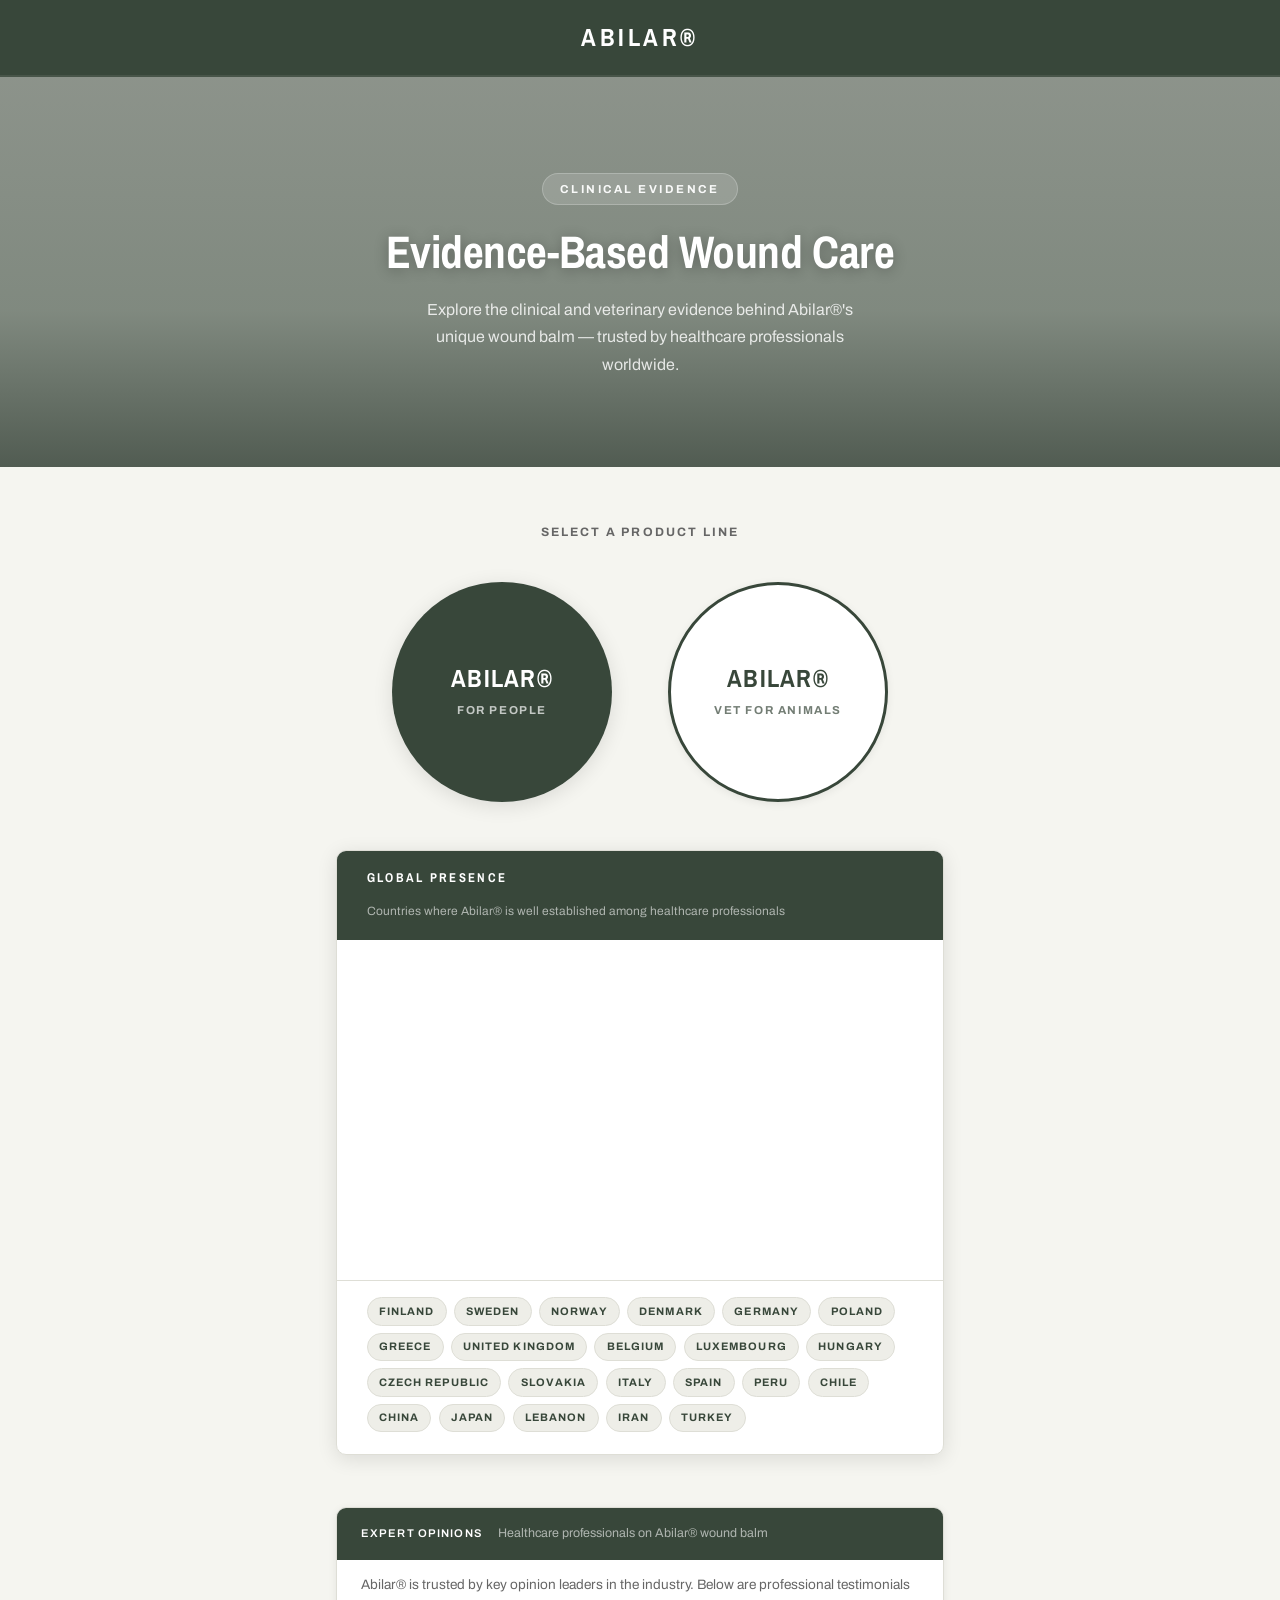
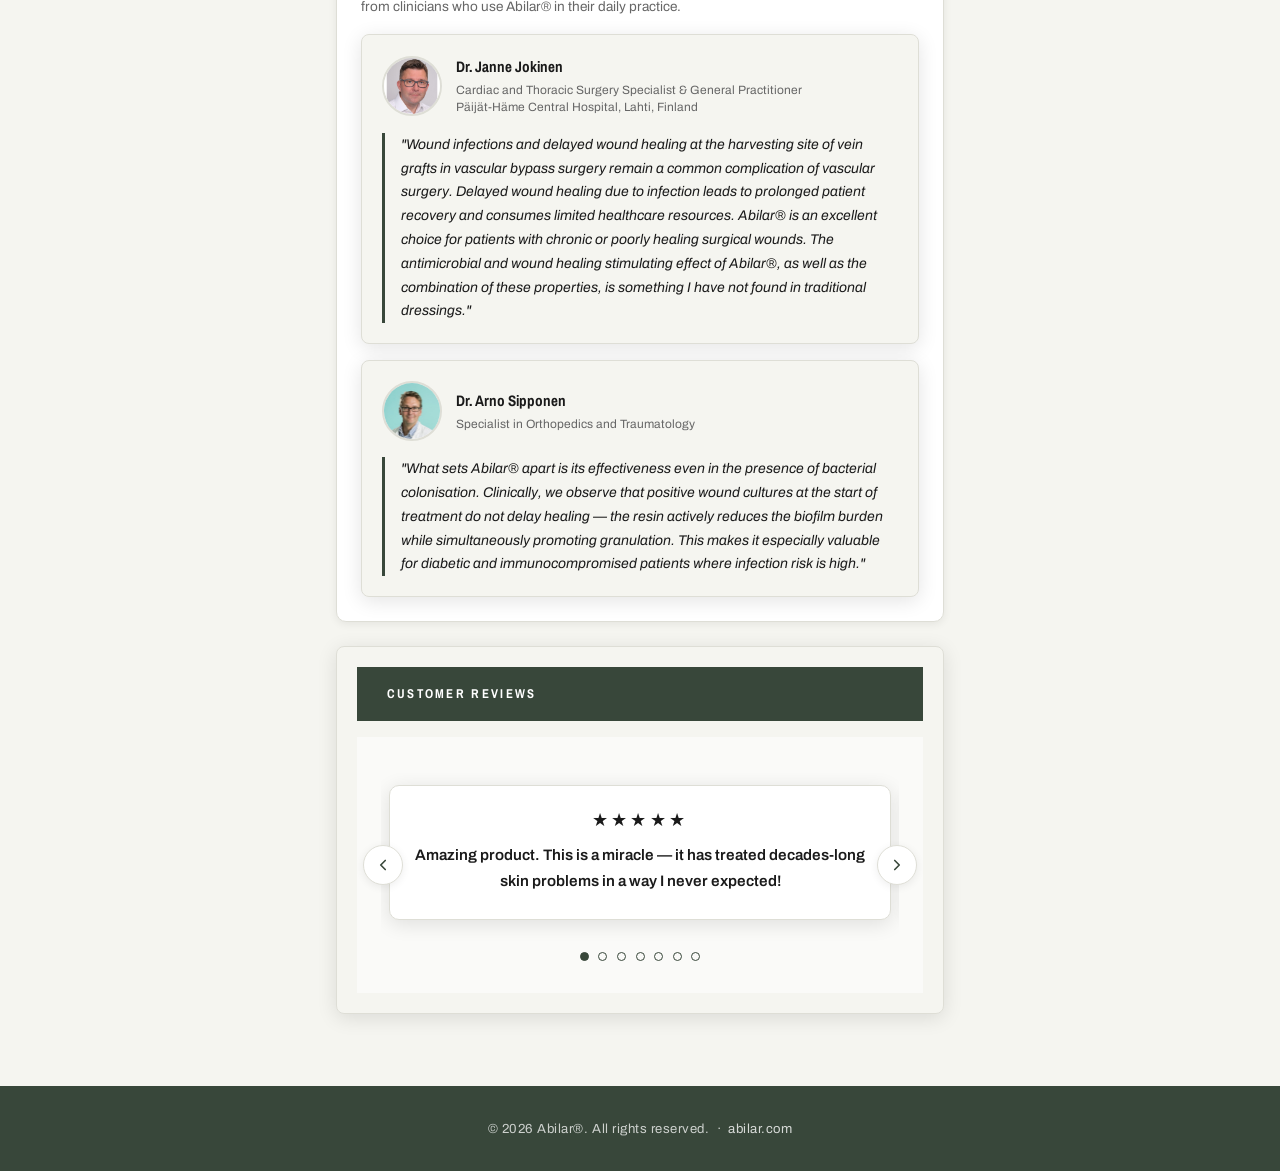
<file: index.html>
<!DOCTYPE html>
<html lang="en">
<head>
  <meta charset="UTF-8" />
  <meta name="viewport" content="width=device-width, initial-scale=1.0" />
  <title>Abilar&reg; — Evidence-Based Wound Care</title>
  <link rel="stylesheet" href="styles.css?v=22" />
</head>
<body>
  <div class="page-wrapper">

    <!-- Header -->
    <header class="site-header">
      <a href="index.html" class="site-logo">Abilar&reg;</a>
    </header>

    <!-- Main -->
    <main class="main-content">

      <!-- Hero top: forest image background -->
      <section class="hero-top">
        <span class="entry-eyebrow fade-in">Clinical Evidence</span>
        <h1 class="entry-tagline fade-in fade-in--delay-1">
          Evidence-Based Wound Care
        </h1>
        <p class="entry-subtitle fade-in fade-in--delay-2">
          Explore the clinical and veterinary evidence behind Abilar&reg;'s unique
          wound balm — trusted by healthcare professionals worldwide.
        </p>
      </section>

      <!-- Hero bottom: circle buttons + map -->
      <section class="hero-bottom">
        <p class="hero-bottom__label fade-in fade-in--delay-2">Select a product line</p>
        <div class="circle-buttons">
          <a href="abilar.html" class="circle-btn circle-btn--people fade-in fade-in--delay-3">
            <span class="circle-btn__label">Abilar&reg;</span>
            <span class="circle-btn__sub">For People</span>
          </a>
          <a href="abilar-vet.html" class="circle-btn circle-btn--vet fade-in fade-in--delay-4">
            <span class="circle-btn__label">Abilar&reg;</span>
            <span class="circle-btn__sub">Vet for Animals</span>
          </a>
        </div>

        <!-- Global Presence Map -->
        <div class="presence-card fade-in fade-in--delay-4" style="margin-top: 3rem;">
          <div class="presence-card__header">
            <h2 class="presence-card__heading">Global Presence</h2>
            <span class="presence-card__subtitle">Countries where Abilar&reg; is well established among healthcare professionals</span>
          </div>
          <div class="map-wrapper">
            <div id="abilar-map"></div>
            <div id="map-hover-card" class="map-hover-card" hidden></div>
          </div>
          <div class="presence-card__tags">
            <span class="presence-tag">Finland</span>
            <span class="presence-tag">Sweden</span>
            <span class="presence-tag">Norway</span>
            <span class="presence-tag">Denmark</span>
            <span class="presence-tag">Germany</span>
            <span class="presence-tag">Poland</span>
            <span class="presence-tag">Greece</span>
            <span class="presence-tag">United Kingdom</span>
            <span class="presence-tag">Belgium</span>
            <span class="presence-tag">Luxembourg</span>
            <span class="presence-tag">Hungary</span>
            <span class="presence-tag">Czech Republic</span>
            <span class="presence-tag">Slovakia</span>
            <span class="presence-tag">Italy</span>
            <span class="presence-tag">Spain</span>
            <span class="presence-tag">Peru</span>
            <span class="presence-tag">Chile</span>
            <span class="presence-tag">China</span>
            <span class="presence-tag">Japan</span>
            <span class="presence-tag">Lebanon</span>
            <span class="presence-tag">Iran</span>
            <span class="presence-tag">Turkey</span>
          </div>
        </div>

        <!-- Expert Opinions -->
        <div class="expert-opinions-card fade-in fade-in--delay-4" style="margin-top: 1.5rem;">
          <div class="expert-opinions-card__header">
            <h2 class="expert-opinions-card__heading">Expert Opinions</h2>
            <span class="expert-opinions-card__subtitle">Healthcare professionals on Abilar&reg; wound balm</span>
          </div>
          <div class="expert-opinions-card__intro">
            <p>Abilar&reg; is trusted by key opinion leaders in the industry. Below are professional testimonials from clinicians who use Abilar&reg; in their daily practice.</p>
          </div>
          <div class="expert-opinions-card__body">

            <!-- Janne Jokinen -->
            <div class="expert-card">
              <div class="expert-card__profile">
                <img class="expert-card__avatar" src="assets/expert-jokinen.jpg" alt="Dr. Janne Jokinen" />
                <div class="expert-card__info">
                  <span class="expert-card__name">Dr. Janne Jokinen</span>
                  <span class="expert-card__title">Cardiac and Thoracic Surgery Specialist &amp; General Practitioner<br>Päijät-Häme Central Hospital, Lahti, Finland</span>
                </div>
              </div>
              <p class="expert-card__quote">"Wound infections and delayed wound healing at the harvesting site of vein grafts in vascular bypass surgery remain a common complication of vascular surgery. Delayed wound healing due to infection leads to prolonged patient recovery and consumes limited healthcare resources. Abilar&reg; is an excellent choice for patients with chronic or poorly healing surgical wounds. The antimicrobial and wound healing stimulating effect of Abilar&reg;, as well as the combination of these properties, is something I have not found in traditional dressings."</p>
            </div>

            <!-- Arno Sipponen -->
            <div class="expert-card">
              <div class="expert-card__profile">
                <img class="expert-card__avatar" src="assets/expert-sipponen.jpg" alt="Dr. Arno Sipponen" />
                <div class="expert-card__info">
                  <span class="expert-card__name">Dr. Arno Sipponen</span>
                  <span class="expert-card__title">Specialist in Orthopedics and Traumatology</span>
                </div>
              </div>
              <p class="expert-card__quote">"What sets Abilar&reg; apart is its effectiveness even in the presence of bacterial colonisation. Clinically, we observe that positive wound cultures at the start of treatment do not delay healing — the resin actively reduces the biofilm burden while simultaneously promoting granulation. This makes it especially valuable for diabetic and immunocompromised patients where infection risk is high."</p>
            </div>

          </div>
        </div><!-- /expert-opinions-card -->

        <!-- Customer Reviews (carousel) -->
        <article class="expert-card reviews-card fade-in fade-in--delay-5" style="margin-top: 1.5rem;">
          <div class="expert-card__header">
            <h2 class="expert-card__heading">Customer Reviews</h2>
          </div>

          <div class="reviews-carousel" id="home-reviews">
            <button type="button" class="reviews-carousel__arrow reviews-carousel__arrow--prev" aria-label="Previous review">
              <svg viewBox="0 0 24 24" fill="none" stroke="currentColor" stroke-width="2.2" stroke-linecap="round" stroke-linejoin="round" aria-hidden="true">
                <path d="M15 18l-6-6 6-6"/>
              </svg>
            </button>
            <button type="button" class="reviews-carousel__arrow reviews-carousel__arrow--next" aria-label="Next review">
              <svg viewBox="0 0 24 24" fill="none" stroke="currentColor" stroke-width="2.2" stroke-linecap="round" stroke-linejoin="round" aria-hidden="true">
                <path d="M9 6l6 6-6 6"/>
              </svg>
            </button>
            <div class="reviews-carousel__viewport">
              <div class="reviews-carousel__track">

                <div class="review-slide" data-index="0">
                  <div class="review-card">
                    <div class="review-card__stars" aria-label="5 out of 5 stars">★★★★★</div>
                    <p class="review-card__text">
                      Amazing product. This is a miracle — it has treated decades-long skin
                      problems in a way I never expected!
                    </p>
                  </div>
                </div>

                <div class="review-slide" data-index="1">
                  <div class="review-card">
                    <div class="review-card__stars" aria-label="5 out of 5 stars">★★★★★</div>
                    <p class="review-card__text">
                      Effective product. I burned my left hand quite badly and applied this
                      ointment. It healed really quickly!
                    </p>
                  </div>
                </div>

                <div class="review-slide" data-index="2">
                  <div class="review-card">
                    <div class="review-card__stars" aria-label="5 out of 5 stars">★★★★★</div>
                    <p class="review-card__text">
                      Worked immediately. I had tried many different creams without success on
                      chafing. With the spruce resin ointment, it healed in three days.
                    </p>
                  </div>
                </div>

                <div class="review-slide" data-index="3">
                  <div class="review-card">
                    <div class="review-card__stars" aria-label="5 out of 5 stars">★★★★★</div>
                    <p class="review-card__text">
                      Pure magic! My dog accidentally scratched my finger open with its tooth,
                      so I went to first aid, etc. It was quite a deep wound that couldn't be
                      stitched due to the high risk of infection from an animal bite — so I
                      had a pretty deep gash in my index finger. Not ideal! The first few
                      days were tough with the open wound, but once it started to calm down
                      and I could switch to regular plasters from larger wound dressings, I
                      started using Abilar&reg;. MAGIC! Within two days the wound had calmed down
                      significantly, the redness was completely gone, and the pain had eased.
                      Everyone should have this in their cabinet — I highly recommend it.
                    </p>
                  </div>
                </div>

                <div class="review-slide" data-index="4">
                  <div class="review-card">
                    <div class="review-card__stars" aria-label="5 out of 5 stars">★★★★★</div>
                    <p class="review-card__text">
                      Effective. The best product ever. Wounds heal quickly.
                    </p>
                  </div>
                </div>

                <div class="review-slide" data-index="5">
                  <div class="review-card">
                    <div class="review-card__stars" aria-label="5 out of 5 stars">★★★★★</div>
                    <p class="review-card__text">
                      Incredible resin! An infected wound healed and the skin regenerated
                      quickly.
                    </p>
                  </div>
                </div>

                <div class="review-slide" data-index="6">
                  <div class="review-card">
                    <div class="review-card__stars" aria-label="5 out of 5 stars">★★★★★</div>
                    <p class="review-card__text">
                      Effective ointment. I was surprised by how well it works. I managed to
                      heal a wound in a difficult location after just a few applications.
                    </p>
                  </div>
                </div>

              </div>
            </div>

            <div class="reviews-carousel__dots" role="tablist" aria-label="Reviews navigation">
              <button type="button" class="reviews-carousel__dot is-active" data-target="0" aria-label="Show review 1"></button>
              <button type="button" class="reviews-carousel__dot" data-target="1" aria-label="Show review 2"></button>
              <button type="button" class="reviews-carousel__dot" data-target="2" aria-label="Show review 3"></button>
              <button type="button" class="reviews-carousel__dot" data-target="3" aria-label="Show review 4"></button>
              <button type="button" class="reviews-carousel__dot" data-target="4" aria-label="Show review 5"></button>
              <button type="button" class="reviews-carousel__dot" data-target="5" aria-label="Show review 6"></button>
              <button type="button" class="reviews-carousel__dot" data-target="6" aria-label="Show review 7"></button>
            </div>
          </div>
        </article>

      </section>

    </main>

    <script>
      (function () {
        var root = document.getElementById('home-reviews');
        if (!root) return;
        var viewport = root.querySelector('.reviews-carousel__viewport');
        var track = root.querySelector('.reviews-carousel__track');
        var slides = root.querySelectorAll('.review-slide');
        var dots = root.querySelectorAll('.reviews-carousel__dot');
        var prev = root.querySelector('.reviews-carousel__arrow--prev');
        var next = root.querySelector('.reviews-carousel__arrow--next');
        var current = 0;

        function sizeToSlide(i) {
          if (!slides[i]) return;
          viewport.style.height = slides[i].offsetHeight + 'px';
        }

        function goTo(i) {
          if (i < 0) i = slides.length - 1;
          if (i >= slides.length) i = 0;
          current = i;
          track.style.transform = 'translateX(-' + (i * 100) + '%)';
          dots.forEach(function (d, idx) {
            d.classList.toggle('is-active', idx === i);
          });
          sizeToSlide(i);
        }

        dots.forEach(function (d) {
          d.addEventListener('click', function () {
            goTo(parseInt(d.getAttribute('data-target'), 10));
          });
        });
        if (prev) prev.addEventListener('click', function () { goTo(current - 1); });
        if (next) next.addEventListener('click', function () { goTo(current + 1); });

        window.addEventListener('load', function () { sizeToSlide(current); });
        window.addEventListener('resize', function () { sizeToSlide(current); });
        sizeToSlide(current);
      })();
    </script>

    <!-- Footer -->
    <footer class="site-footer">
      <p>&copy; 2026 Abilar&reg;. All rights reserved.
        &nbsp;·&nbsp;
        <a href="https://abilar.com" target="_blank" rel="noopener">abilar.com</a>
      </p>
    </footer>

  </div>

  <!-- Country click modal -->
  <div id="country-modal" class="country-modal" role="dialog" aria-modal="true" hidden>
    <div class="country-modal__backdrop" id="modal-backdrop"></div>
    <div class="country-modal__panel">
      <button class="country-modal__close" id="modal-close" aria-label="Close">&times;</button>
      <div id="modal-content"></div>
    </div>
  </div>

  <!-- amCharts 5 — World Map -->
  <script src="https://cdn.amcharts.com/lib/5/index.js"></script>
  <script src="https://cdn.amcharts.com/lib/5/map.js"></script>
  <script src="https://cdn.amcharts.com/lib/5/geodata/worldLow.js"></script>
  <script>

    /* ── Country data ──────────────────────────────────────── */
    var COUNTRY_DATA = {
      FI: {
        name: "Finland", flag: "🇫🇮",
        expert: {
          name: "Janne Jokinen",
          title: "Cardiac and Thoracic Surgery Specialist & General Practitioner",
          institution: "Päijät-Häme Central Hospital, Lahti, Finland",
          avatar: "assets/expert-jokinen.jpg",
          quotes: [
            "Wound infections and delayed wound healing at the harvesting site of vein grafts in vascular bypass surgery remain a common complication of vascular surgery. Delayed wound healing due to infection leads to prolonged patient recovery and consumes limited healthcare resources. Abilar&reg; is an excellent choice for patients with chronic or poorly healing surgical wounds. The antimicrobial and wound healing stimulating effect of Abilar&reg;, as well as the combination of these properties, is something I have not found in traditional dressings.",
            "What sets Abilar&reg; apart is its effectiveness even in the presence of bacterial colonisation. Clinically, we observe that positive wound cultures at the start of treatment do not delay healing — the resin actively reduces the biofilm burden while simultaneously promoting granulation. This makes it especially valuable for diabetic and immunocompromised patients where infection risk is high."
          ]
        }
      },
      SE: { name: "Sweden",         flag: "🇸🇪" },
      NO: { name: "Norway",          flag: "🇳🇴" },
      DK: { name: "Denmark",         flag: "🇩🇰" },
      DE: { name: "Germany",         flag: "🇩🇪" },
      PL: { name: "Poland",          flag: "🇵🇱" },
      GR: { name: "Greece",          flag: "🇬🇷" },
      GB: { name: "United Kingdom",  flag: "🇬🇧", nhs: true },
      BE: { name: "Belgium",         flag: "🇧🇪" },
      LU: { name: "Luxembourg",      flag: "🇱🇺" },
      HU: { name: "Hungary",         flag: "🇭🇺" },
      CZ: { name: "Czech Republic",  flag: "🇨🇿" },
      SK: { name: "Slovakia",        flag: "🇸🇰" },
      IT: { name: "Italy",           flag: "🇮🇹" },
      ES: { name: "Spain",           flag: "🇪🇸" },
      PE: { name: "Peru",            flag: "🇵🇪" },
      CL: { name: "Chile",           flag: "🇨🇱" },
      CN: { name: "China",           flag: "🇨🇳" },
      JP: { name: "Japan",           flag: "🇯🇵" },
      LB: { name: "Lebanon",         flag: "🇱🇧" },
      IR: { name: "Iran",            flag: "🇮🇷" },
      TR: { name: "Turkey",          flag: "🇹🇷" }
    };

    /* ── Hover card ────────────────────────────────────────── */
    var hoverCard = document.getElementById("map-hover-card");

    function showHoverCard(id) {
      var data = COUNTRY_DATA[id];
      if (!data) return;

      var html = '<div class="map-hover-card__header">'
               + '<span class="map-hover-card__flag">' + data.flag + '</span>'
               + '<span class="map-hover-card__name">' + data.name + '</span>'
               + '</div>';

      if (data.nhs) {
        html += '<span class="map-hover-card__nhs">&#9733; NHS Approved</span>';
      }

      if (data.expert) {
        var q = data.expert.quotes[0];
        var preview = q.length > 110 ? q.slice(0, 108) + '…' : q;
        html += '<p class="map-hover-card__quote">"' + preview + '"</p>'
              + '<span class="map-hover-card__byline">— Dr. ' + data.expert.name + '</span>'
              + '<span class="map-hover-card__cta">Click to read more →</span>';
      } else {
        html += '<p class="map-hover-card__presence">Abilar&reg; is well established among healthcare professionals in ' + data.name + '.</p>';
      }

      hoverCard.innerHTML = html;
      hoverCard.removeAttribute("hidden");
    }

    function hideHoverCard() {
      hoverCard.setAttribute("hidden", "");
      hoverCard.innerHTML = "";
    }

    /* ── Modal logic ───────────────────────────────────────── */
    var modal    = document.getElementById("country-modal");
    var content  = document.getElementById("modal-content");
    var backdrop = document.getElementById("modal-backdrop");
    var closeBtn = document.getElementById("modal-close");

    function openModal(id) {
      var data = COUNTRY_DATA[id];
      if (!data) return;

      var html = '<div class="modal-country-header">'
               + '<span class="modal-country-header__flag">' + data.flag + '</span>'
               + '<h2 class="modal-country-header__name">' + data.name + '</h2>'
               + '</div>'
               + '<div class="modal-body">';

      if (data.expert) {
        var e = data.expert;
        html += '<div class="modal-expert-profile">'
              + '<img class="modal-expert-profile__avatar" src="' + e.avatar + '" alt="' + e.name + '" />'
              + '<div class="modal-expert-profile__info">'
              + '<span class="modal-expert-profile__name">Dr. ' + e.name + '</span>'
              + '<span class="modal-expert-profile__title">' + e.title + '<br>' + e.institution + '</span>'
              + '</div></div>';

        html += '<div class="modal-quotes">';
        e.quotes.forEach(function(q) {
          html += '<div class="modal-quote">'
                + '<span class="modal-quote__mark">"</span>'
                + '<p class="modal-quote__text">' + q + '</p>'
                + '</div>';
        });
        html += '</div>';
      } else {
        html += '<p class="modal-presence-msg">Abilar&reg; is well established among healthcare professionals in <strong>' + data.name + '</strong>. Expert testimonials coming soon.</p>';
      }

      html += '</div>';
      content.innerHTML = html;
      modal.removeAttribute("hidden");
      closeBtn.focus();
    }

    function closeModal() {
      modal.setAttribute("hidden", "");
      content.innerHTML = "";
    }

    closeBtn.addEventListener("click", closeModal);
    backdrop.addEventListener("click", closeModal);
    document.addEventListener("keydown", function(e) {
      if (e.key === "Escape") closeModal();
    });

    /* ── amCharts map ──────────────────────────────────────── */
    am5.ready(function () {

      var root = am5.Root.new("abilar-map");

      // Remove amCharts logo
      root._logo.dispose();

      var chart = root.container.children.push(
        am5map.MapChart.new(root, {
          panX: "none",
          panY: "none",
          wheelY: "none",
          projection: am5map.geoNaturalEarth1(),
          paddingTop: 16,
          paddingBottom: 16,
          paddingLeft: 24,
          paddingRight: 24
        })
      );

      // Base polygon series — all countries
      var polygonSeries = chart.series.push(
        am5map.MapPolygonSeries.new(root, {
          geoJSON: am5geodata_worldLow,
          exclude: ["AQ"]
        })
      );

      polygonSeries.mapPolygons.template.setAll({
        fill: am5.color(0xe4e4dc),
        stroke: am5.color(0xffffff),
        strokeWidth: 0.6,
        interactive: false,
        tooltipText: ""
      });

      // Highlighted countries series
      var highlightSeries = chart.series.push(
        am5map.MapPolygonSeries.new(root, {
          geoJSON: am5geodata_worldLow,
          include: ["FI", "SE", "NO", "DK", "PL", "DE", "GR", "GB", "BE", "LU", "HU", "CZ", "SK", "IT", "ES", "PE", "CL", "CN", "JP", "LB", "IR", "TR"]
        })
      );

      highlightSeries.mapPolygons.template.setAll({
        fill: am5.color(0x38473a),
        stroke: am5.color(0xffffff),
        strokeWidth: 0.8,
        interactive: true,
        cursorOverStyle: "pointer"
      });

      // Subtle hover state — slightly lighter green
      highlightSeries.mapPolygons.template.states.create("hover", {
        fill: am5.color(0x4a5e4c)
      });

      // Hover — show info card
      highlightSeries.mapPolygons.template.events.on("pointerover", function(ev) {
        var id = ev.target.dataItem.dataContext.id;
        showHoverCard(id);
      });

      highlightSeries.mapPolygons.template.events.on("pointerout", function(ev) {
        hideHoverCard();
      });

      // Click — open full modal (Finland only has expert content)
      highlightSeries.mapPolygons.template.events.on("click", function(ev) {
        var id = ev.target.dataItem.dataContext.id;
        if (COUNTRY_DATA[id] && COUNTRY_DATA[id].expert) {
          openModal(id);
        }
      });

      // ── NHS Approved badge on UK ─────────────────────────
      var nhsSeries = chart.series.push(am5map.MapPointSeries.new(root, {}));

      nhsSeries.bullets.push(function() {
        var label = am5.Label.new(root, {
          text: "★ NHS Approved",
          fontSize: 8.5,
          fontWeight: "700",
          fontFamily: "'Archivo', sans-serif",
          fill: am5.color(0xffffff),
          paddingTop: 4,
          paddingBottom: 4,
          paddingLeft: 8,
          paddingRight: 8,
          centerX: am5.percent(50),
          centerY: am5.percent(50),
          background: am5.RoundedRectangle.new(root, {
            fill: am5.color(0xc8920a),
            stroke: am5.color(0xffffff),
            strokeWidth: 1.5,
            cornerRadiusTL: 10,
            cornerRadiusTR: 10,
            cornerRadiusBL: 10,
            cornerRadiusBR: 10
          })
        });
        return am5.Bullet.new(root, { sprite: label });
      });

      nhsSeries.data.push({
        geometry: { type: "Point", coordinates: [-38, 68] }
      });

    }); // end am5.ready
  </script>

</body>
</html>
</file>
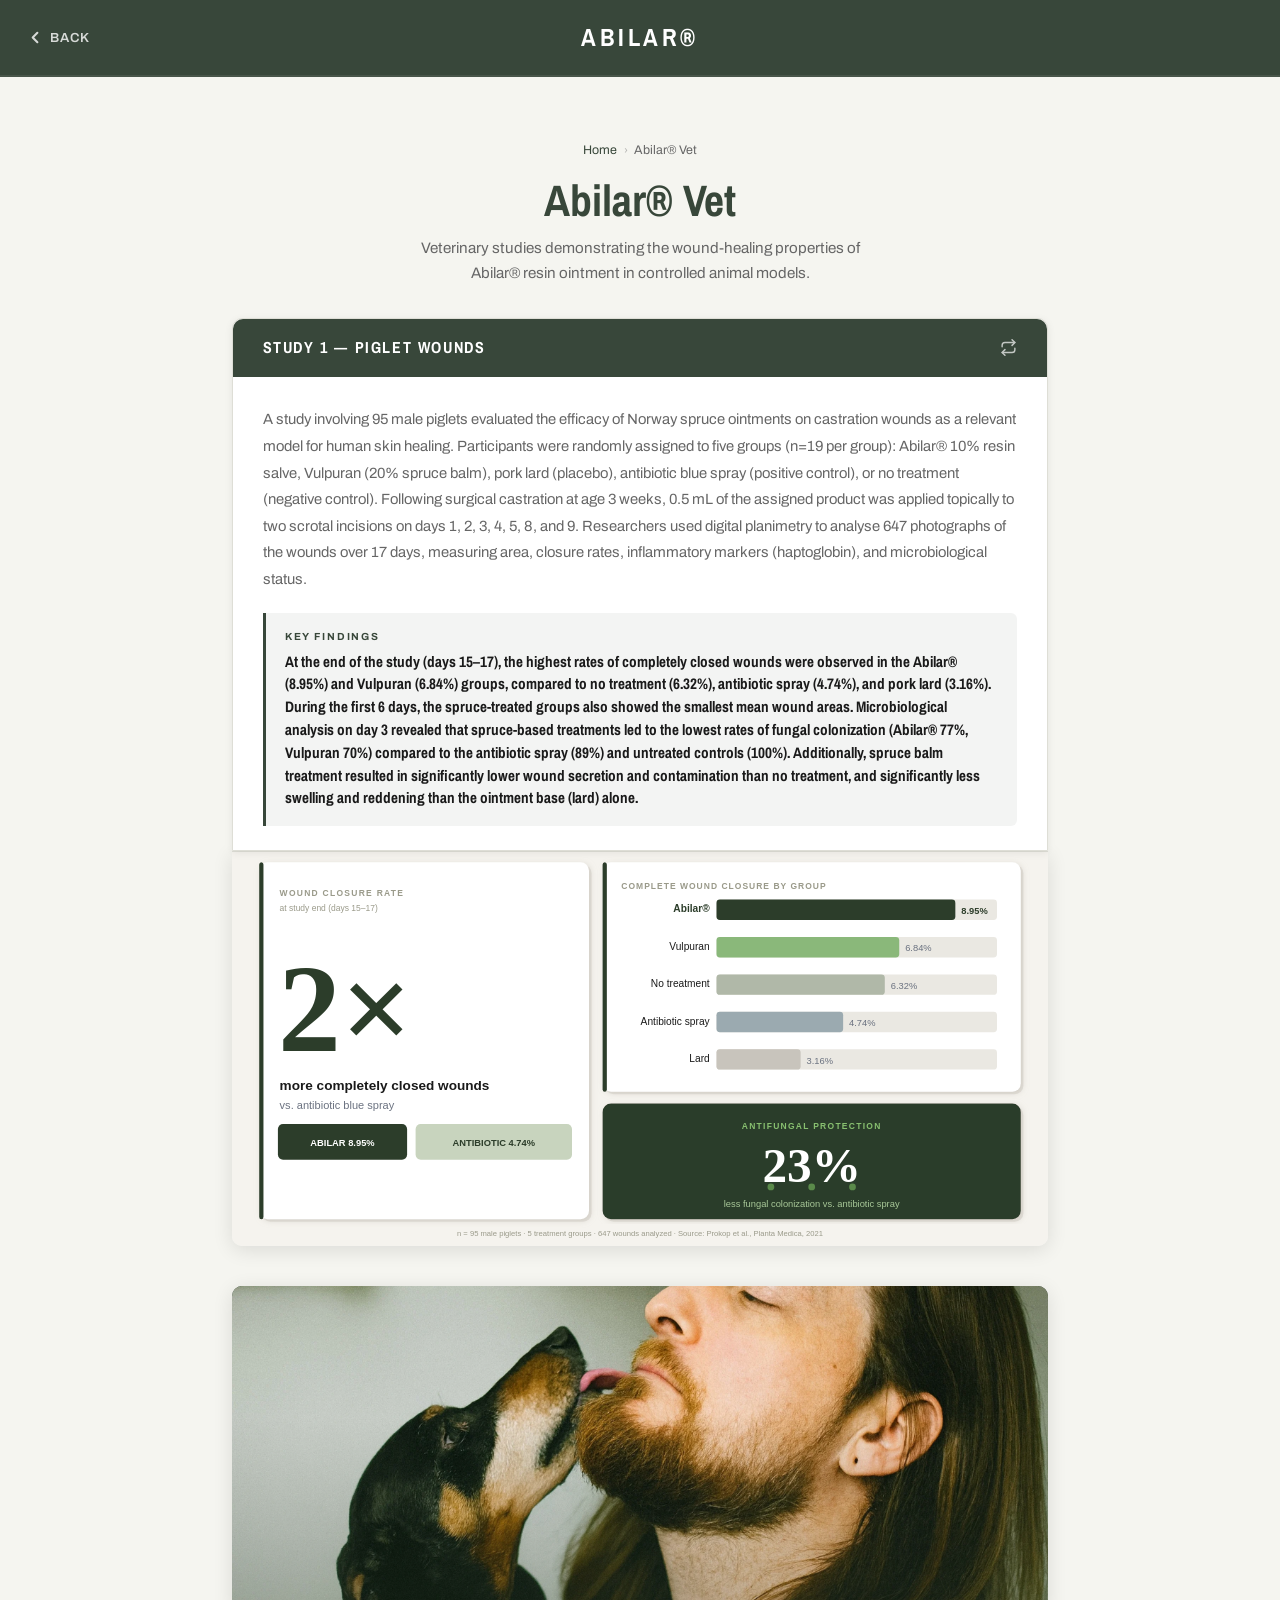
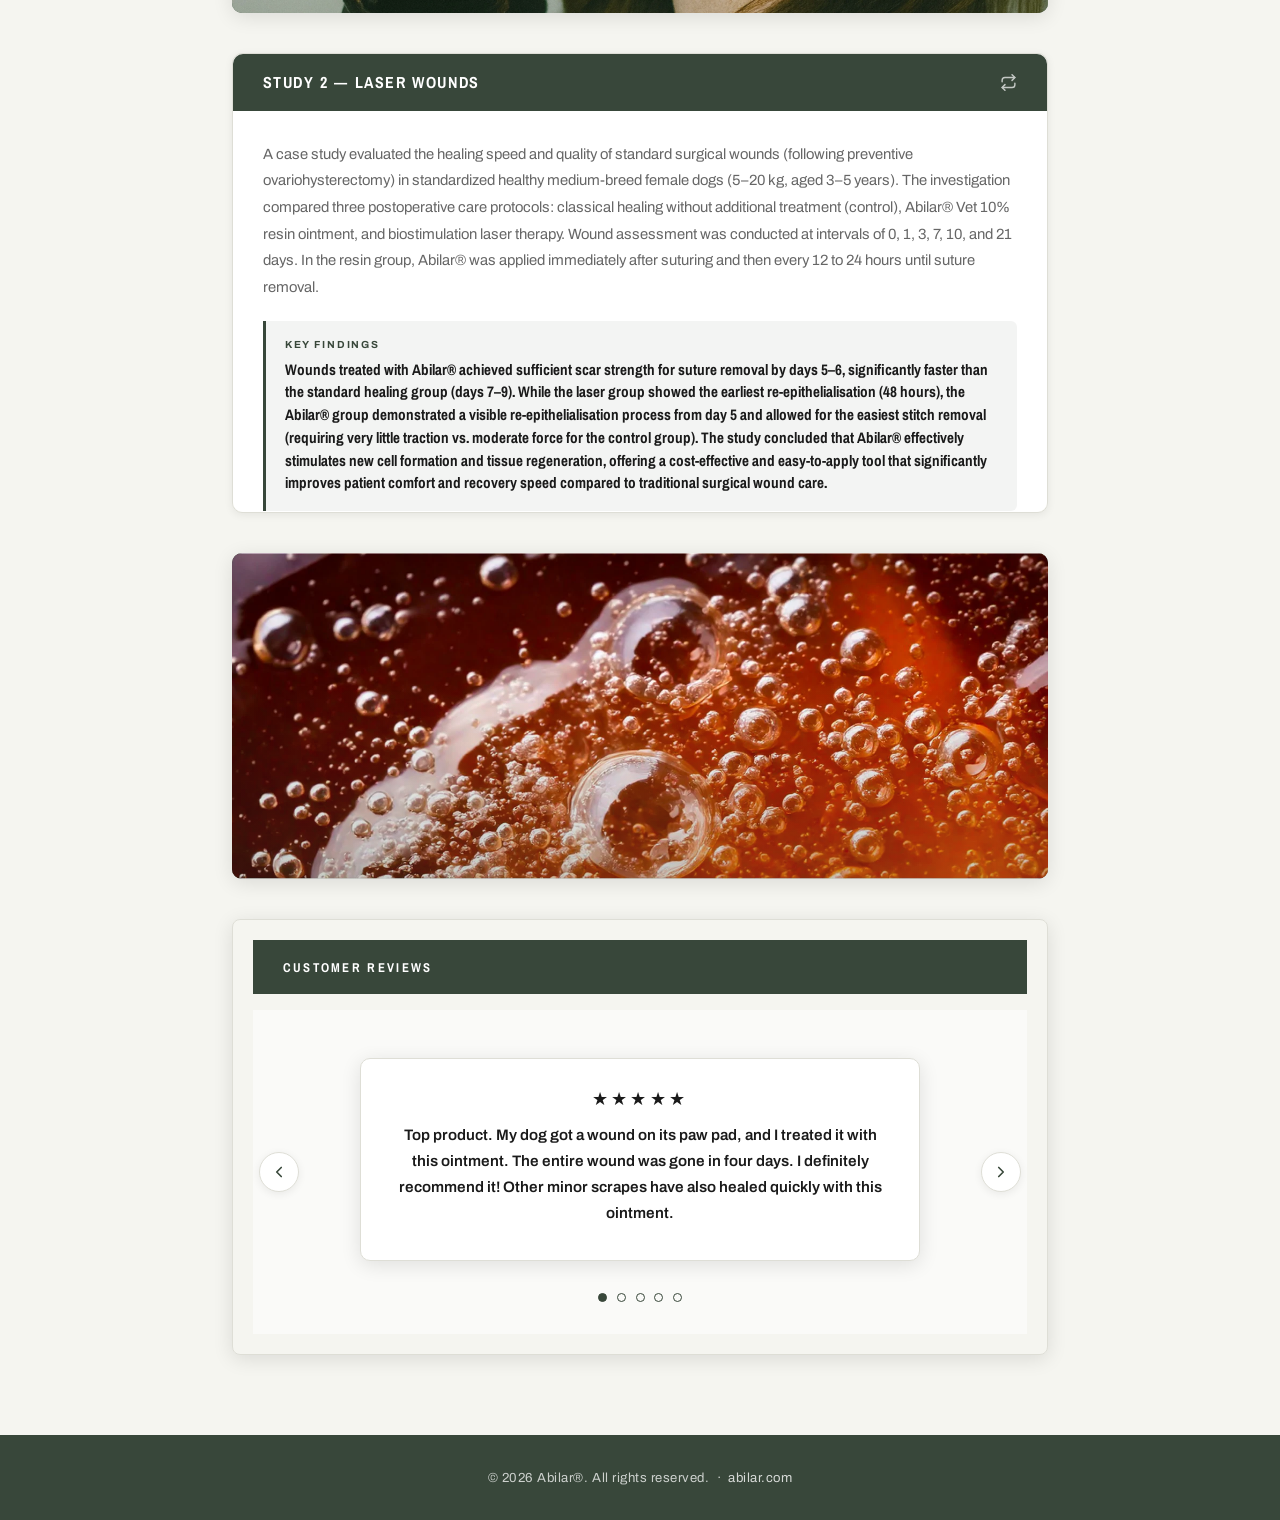
<file: abilar-vet.html>
<!DOCTYPE html>
<html lang="en">
<head>
  <meta charset="UTF-8" />
  <meta name="viewport" content="width=device-width, initial-scale=1.0" />
  <title>Abilar&reg; Vet — Evidence (Veterinary)</title>
  <link rel="stylesheet" href="styles.css?v=21" />
</head>
<body>
  <div class="page-wrapper">

    <!-- Header -->
    <header class="site-header">
      <a href="index.html" class="back-link" aria-label="Back to home">
        <svg viewBox="0 0 16 16" fill="none" stroke="currentColor" stroke-width="2.2"
             stroke-linecap="round" stroke-linejoin="round" aria-hidden="true">
          <path d="M10 3 L5 8 L10 13"/>
        </svg>
        <span>Back</span>
      </a>
      <a href="index.html" class="site-logo">Abilar&reg;</a>
    </header>

    <!-- Main -->
    <main class="main-content">
      <section class="detail-section">

        <!-- Page header -->
        <div class="detail-header fade-in">
          <nav class="breadcrumb" aria-label="Breadcrumb">
            <a href="index.html">Home</a>
            <span class="breadcrumb__sep" aria-hidden="true">›</span>
            <span>Abilar&reg; Vet</span>
          </nav>
          <h1 class="detail-title">Abilar&reg; Vet</h1>
          <p class="detail-subtitle">
            Veterinary studies demonstrating the wound-healing properties of
            Abilar&reg; resin ointment in controlled animal models.
          </p>
        </div>

        <!-- ══ Study 1 — Piglet Wounds (flip card + infographic) ══ -->
        <div class="study-unit fade-in fade-in--delay-1">
        <div class="flip-card" id="vet-flip-1">

          <!-- Sizer -->
          <div class="flip-card__sizer" aria-hidden="true">
            <div class="clinical-card__header" style="padding:1.2rem 1.85rem;">
              <h2 class="clinical-card__heading">Study 1 — Piglet Wounds</h2>
            </div>
            <div class="clinical-card__body">
              <p class="clinical-card__desc">
                A study involving 95 male piglets evaluated the efficacy of Norway spruce
                ointments on castration wounds as a relevant model for human skin healing.
                Participants were randomly assigned to five groups (n=19 per group): Abilar&reg;
                10% resin salve, Vulpuran (20% spruce balm), pork lard (placebo), antibiotic
                blue spray (positive control), or no treatment (negative control). Following
                surgical castration at age 3 weeks, 0.5 mL of the assigned product was applied
                topically to two scrotal incisions on days 1, 2, 3, 4, 5, 8, and 9.
                Researchers used digital planimetry to analyse 647 photographs of the wounds
                over 17 days, measuring area, closure rates, inflammatory markers
                (haptoglobin), and microbiological status.
              </p>
              <div class="clinical-card__finding">
                <p class="clinical-card__finding-label">Key Findings</p>
                <p class="clinical-card__finding-text">
                  At the end of the study (days 15–17), the highest rates of completely closed
                  wounds were observed in the Abilar&reg; (8.95%) and Vulpuran (6.84%) groups,
                  compared to no treatment (6.32%), antibiotic spray (4.74%), and pork lard
                  (3.16%). During the first 6 days, the spruce-treated groups also showed the
                  smallest mean wound areas. Microbiological analysis on day 3 revealed that
                  spruce-based treatments led to the lowest rates of fungal colonization
                  (Abilar&reg; 77%, Vulpuran 70%) compared to the antibiotic spray (89%) and
                  untreated controls (100%). Additionally, spruce balm treatment resulted in
                  significantly lower wound secretion and contamination than no treatment, and
                  significantly less swelling and reddening than the ointment base (lard) alone.
                </p>
              </div>
            </div>
          </div>

          <article class="clinical-card">

            <!-- FRONT -->
            <div class="flip-card__face flip-card__face--front">
              <div class="clinical-card__header" role="button" tabindex="0"
                   aria-label="Flip card to see publication details"
                   onclick="document.getElementById('vet-flip-1').classList.add('is-flipped')"
                   onkeydown="if(event.key==='Enter'||event.key===' ')document.getElementById('vet-flip-1').classList.add('is-flipped')">
                <h2 class="clinical-card__heading">Study 1 — Piglet Wounds</h2>
                <svg class="flip-card__icon" viewBox="0 0 24 24" fill="none"
                     stroke="currentColor" stroke-width="2" stroke-linecap="round"
                     stroke-linejoin="round" aria-hidden="true">
                  <path d="M17 1l4 4-4 4"/>
                  <path d="M3 11V9a4 4 0 014-4h14"/>
                  <path d="M7 23l-4-4 4-4"/>
                  <path d="M21 13v2a4 4 0 01-4 4H3"/>
                </svg>
              </div>
              <div class="clinical-card__body">
                <p class="clinical-card__desc">
                  A study involving 95 male piglets evaluated the efficacy of Norway spruce
                  ointments on castration wounds as a relevant model for human skin healing.
                  Participants were randomly assigned to five groups (n=19 per group): Abilar&reg;
                  10% resin salve, Vulpuran (20% spruce balm), pork lard (placebo), antibiotic
                  blue spray (positive control), or no treatment (negative control). Following
                  surgical castration at age 3 weeks, 0.5 mL of the assigned product was
                  applied topically to two scrotal incisions on days 1, 2, 3, 4, 5, 8, and 9.
                  Researchers used digital planimetry to analyse 647 photographs of the wounds
                  over 17 days, measuring area, closure rates, inflammatory markers
                  (haptoglobin), and microbiological status.
                </p>
                <div class="clinical-card__finding">
                  <p class="clinical-card__finding-label">Key Findings</p>
                  <p class="clinical-card__finding-text">
                    At the end of the study (days 15–17), the highest rates of completely
                    closed wounds were observed in the Abilar&reg; (8.95%) and Vulpuran (6.84%)
                    groups, compared to no treatment (6.32%), antibiotic spray (4.74%), and
                    pork lard (3.16%). During the first 6 days, the spruce-treated groups
                    also showed the smallest mean wound areas. Microbiological analysis on
                    day 3 revealed that spruce-based treatments led to the lowest rates of
                    fungal colonization (Abilar&reg; 77%, Vulpuran 70%) compared to the antibiotic
                    spray (89%) and untreated controls (100%). Additionally, spruce balm
                    treatment resulted in significantly lower wound secretion and contamination
                    than no treatment, and significantly less swelling and reddening than the
                    ointment base (lard) alone.
                  </p>
                </div>
              </div>
            </div><!-- /FRONT -->

            <!-- BACK -->
            <div class="flip-card__face flip-card__face--back">
              <div class="flip-back__image-col">
                <img src="assets/piglet-study-cover.jpg"
                     alt="Piglet Wounds study cover — Planta Med 2022"
                     loading="lazy" />
              </div>
              <div class="flip-back__info-col">
                <div>
                  <p class="flip-back__ref-label">Download</p>
                  <a class="flip-back__download-btn"
                     href="assets/Prokop_et_al_Abilar_Piglets_Beneficial_effect_of_resin_salve_in_treatment_of_severe_pressure_ulcers_a_prospective_random.pdf"
                     download="Abilar&reg;_Vet_Piglet_Wounds_Study.pdf"
                     target="_blank" rel="noopener">
                    <svg viewBox="0 0 24 24" fill="none" stroke="currentColor"
                         stroke-width="2.2" stroke-linecap="round" stroke-linejoin="round"
                         aria-hidden="true">
                      <path d="M21 15v4a2 2 0 01-2 2H5a2 2 0 01-2-2v-4"/>
                      <polyline points="7 10 12 15 17 10"/>
                      <line x1="12" y1="15" x2="12" y2="3"/>
                    </svg>
                    Download PDF
                  </a>
                </div>
                <div>
                  <p class="flip-back__ref-label">Reference</p>
                  <p class="flip-back__ref-text">
                    Prokop D, Spergser J, Hagmüller W, Tichy A, Zitterl-Eglseer K.
                    Efficacy of Norway spruce ointments and bacterial and fungal alterations
                    in the treatment of castration wounds in piglets.
                    <em>Planta Med.</em> 2022 Mar 1;88(3–4):300–12.
                    doi:10.1055/a-1646-2959
                  </p>
                </div>
                <p class="flip-back__hint"
                   role="button" tabindex="0"
                   onclick="document.getElementById('vet-flip-1').classList.remove('is-flipped')"
                   onkeydown="if(event.key==='Enter'||event.key===' ')document.getElementById('vet-flip-1').classList.remove('is-flipped')">
                  <svg viewBox="0 0 24 24" fill="none" stroke="currentColor"
                       stroke-width="2" stroke-linecap="round" stroke-linejoin="round"
                       aria-hidden="true">
                    <path d="M15 18l-6-6 6-6"/>
                  </svg>
                  Back to study
                </p>
              </div>
            </div><!-- /BACK -->

          </article>
        </div><!-- /vet-flip-1 -->

        <!-- Piglet study infographic -->
        <figure class="study-infographic" aria-label="Study 1 — Piglet Wounds infographic">
          <svg xmlns="http://www.w3.org/2000/svg" viewBox="0 96 960 464" role="img" aria-labelledby="piglet-info-title" font-family="'Poppins', 'Segoe UI', sans-serif">
            <title id="piglet-info-title">Study 1 — Piglet Wounds: Abilar&reg; achieved 2× more completely closed wounds vs. antibiotic spray and 23% less fungal colonization.</title>
            <defs>
              <filter id="pig-shadow" x="-4%" y="-4%" width="108%" height="108%">
                <feDropShadow dx="2" dy="2" stdDeviation="4" flood-color="#B0AA9E" flood-opacity="0.35"/>
              </filter>
            </defs>

            <!-- Page background -->
            <rect x="0" y="96" width="960" height="464" fill="#F5F3EE"/>

            <!-- LEFT CARD — Hero stat -->
            <rect x="35" y="111" width="388" height="420" rx="10" fill="#C8C4BC" opacity="0.4"/>
            <rect x="32" y="108" width="388" height="420" rx="10" fill="#FFFFFF" filter="url(#pig-shadow)"/>
            <rect x="32" y="108" width="5" height="420" rx="3" fill="#2C3D2A"/>

            <text x="56" y="148" font-weight="700" font-size="10" fill="#9A9A8A" letter-spacing="1.5">WOUND CLOSURE RATE</text>
            <text x="56" y="166" font-size="10" fill="#9A9A8A">at study end (days 15–17)</text>

            <text x="54" y="330" font-family="'Lora','Georgia',serif" font-weight="700" font-size="148" fill="#2C3D2A">2×</text>

            <text x="56" y="376" font-weight="700" font-size="16" fill="#1A1A1A">more completely closed wounds</text>
            <text x="56" y="398" font-size="13" fill="#6B7280">vs. antibiotic blue spray</text>

            <rect x="54" y="416" width="152" height="42" rx="6" fill="#2C3D2A"/>
            <text x="130" y="442" text-anchor="middle" font-weight="700" font-size="11" fill="#FFFFFF">ABILAR  8.95%</text>

            <rect x="216" y="416" width="184" height="42" rx="6" fill="#C8D4BE"/>
            <text x="308" y="442" text-anchor="middle" font-weight="700" font-size="11" fill="#2C3D2A">ANTIBIOTIC  4.74%</text>

            <!-- TOP-RIGHT CARD — Bar chart -->
            <rect x="439" y="111" width="492" height="270" rx="10" fill="#C8C4BC" opacity="0.4"/>
            <rect x="436" y="108" width="492" height="270" rx="10" fill="#FFFFFF" filter="url(#pig-shadow)"/>
            <rect x="436" y="108" width="5" height="270" rx="3" fill="#2C3D2A"/>

            <text x="458" y="140" font-weight="700" font-size="10" fill="#9A9A8A" letter-spacing="1.2">COMPLETE WOUND CLOSURE BY GROUP</text>

            <!-- ROW 1 — Abilar&reg; 8.95% -->
            <text x="562" y="167" text-anchor="end" font-weight="700" font-size="12" fill="#2C3D2A">Abilar&reg;</text>
            <rect x="570" y="152" width="330" height="24" rx="4" fill="#EAE8E2"/>
            <rect x="570" y="152" width="281" height="24" rx="4" fill="#2C3D2A"/>
            <text x="858" y="169" font-weight="700" font-size="11" fill="#2C3D2A">8.95%</text>

            <!-- ROW 2 — Vulpuran 6.84% -->
            <text x="562" y="211" text-anchor="end" font-size="12" fill="#1A1A1A">Vulpuran</text>
            <rect x="570" y="196" width="330" height="24" rx="4" fill="#EAE8E2"/>
            <rect x="570" y="196" width="215" height="24" rx="4" fill="#8AB87A"/>
            <text x="792" y="213" font-size="11" fill="#6B7280">6.84%</text>

            <!-- ROW 3 — No treatment 6.32% -->
            <text x="562" y="255" text-anchor="end" font-size="12" fill="#1A1A1A">No treatment</text>
            <rect x="570" y="240" width="330" height="24" rx="4" fill="#EAE8E2"/>
            <rect x="570" y="240" width="198" height="24" rx="4" fill="#B0B8A8"/>
            <text x="775" y="257" font-size="11" fill="#6B7280">6.32%</text>

            <!-- ROW 4 — Antibiotic spray 4.74% -->
            <text x="562" y="299" text-anchor="end" font-size="12" fill="#1A1A1A">Antibiotic spray</text>
            <rect x="570" y="284" width="330" height="24" rx="4" fill="#EAE8E2"/>
            <rect x="570" y="284" width="149" height="24" rx="4" fill="#9BAAB0"/>
            <text x="726" y="301" font-size="11" fill="#6B7280">4.74%</text>

            <!-- ROW 5 — Lard 3.16% -->
            <text x="562" y="343" text-anchor="end" font-size="12" fill="#1A1A1A">Lard</text>
            <rect x="570" y="328" width="330" height="24" rx="4" fill="#EAE8E2"/>
            <rect x="570" y="328" width="99" height="24" rx="4" fill="#C8C4BC"/>
            <text x="676" y="345" font-size="11" fill="#6B7280">3.16%</text>

            <!-- BOTTOM-RIGHT CARD — Antifungal -->
            <rect x="439" y="395" width="492" height="136" rx="10" fill="#C8C4BC" opacity="0.4"/>
            <rect x="436" y="392" width="492" height="136" rx="10" fill="#2C3D2A" filter="url(#pig-shadow)"/>

            <circle cx="634" cy="490" r="4" fill="#5A8A4A"/>
            <circle cx="682" cy="490" r="4" fill="#5A8A4A"/>
            <circle cx="730" cy="490" r="4" fill="#5A8A4A"/>

            <text x="682" y="422" text-anchor="middle" font-weight="700" font-size="10" fill="#88C070" letter-spacing="1.5">ANTIFUNGAL PROTECTION</text>
            <text x="682" y="484" text-anchor="middle" font-family="'Lora','Georgia',serif" font-weight="700" font-size="58" fill="#FFFFFF">23%</text>
            <text x="682" y="514" text-anchor="middle" font-size="11" fill="#A8C898">less fungal colonization vs. antibiotic spray</text>

            <!-- FOOTNOTE -->
            <text x="480" y="548" text-anchor="middle" font-size="9" fill="#9A9A8A">n = 95 male piglets · 5 treatment groups · 647 wounds analyzed · Source: Prokop et al., Planta Medica, 2021</text>
          </svg>
        </figure>
        </div><!-- /study-unit -->

        <!-- Section divider — dog / human-animal bond -->
        <div class="section-divider fade-in" aria-hidden="true">
          <img src="assets/dog-licking-man-face-human-animal-bond.webp"
               alt="" loading="lazy" />
        </div>

        <!-- ══ Study 2 — Laser Wounds (flip card) ══ -->
        <div class="flip-card fade-in fade-in--delay-2" id="vet-flip-2">

          <!-- Sizer -->
          <div class="flip-card__sizer" aria-hidden="true">
            <div class="clinical-card__header" style="padding:1.2rem 1.85rem;">
              <h2 class="clinical-card__heading">Study 2 — Laser Wounds</h2>
            </div>
            <div class="clinical-card__body">
              <p class="clinical-card__desc">
                A case study evaluated the healing speed and quality of standard surgical
                wounds (following preventive ovariohysterectomy) in standardized healthy
                medium-breed female dogs (5–20 kg, aged 3–5 years). The investigation
                compared three postoperative care protocols: classical healing without
                additional treatment (control), Abilar&reg; Vet 10% resin ointment, and
                biostimulation laser therapy. Wound assessment was conducted at intervals
                of 0, 1, 3, 7, 10, and 21 days. In the resin group, Abilar&reg; was applied
                immediately after suturing and then every 12 to 24 hours until suture removal.
              </p>
              <div class="clinical-card__finding">
                <p class="clinical-card__finding-label">Key Findings</p>
                <p class="clinical-card__finding-text">
                  Wounds treated with Abilar&reg; achieved sufficient scar strength for suture
                  removal by days 5–6, significantly faster than the standard healing group
                  (days 7–9). While the laser group showed the earliest re-epithelialisation
                  (48 hours), the Abilar&reg; group demonstrated a visible re-epithelialisation
                  process from day 5 and allowed for the easiest stitch removal. The study
                  concluded that Abilar&reg; effectively stimulates new cell formation and tissue
                  regeneration, offering a cost-effective and easy-to-apply tool that
                  significantly improves patient comfort and recovery speed.
                </p>
              </div>
            </div>
          </div>

          <article class="clinical-card">

            <!-- FRONT -->
            <div class="flip-card__face flip-card__face--front">
              <div class="clinical-card__header" role="button" tabindex="0"
                   aria-label="Flip card to see publication details"
                   onclick="document.getElementById('vet-flip-2').classList.add('is-flipped')"
                   onkeydown="if(event.key==='Enter'||event.key===' ')document.getElementById('vet-flip-2').classList.add('is-flipped')">
                <h2 class="clinical-card__heading">Study 2 — Laser Wounds</h2>
                <svg class="flip-card__icon" viewBox="0 0 24 24" fill="none"
                     stroke="currentColor" stroke-width="2" stroke-linecap="round"
                     stroke-linejoin="round" aria-hidden="true">
                  <path d="M17 1l4 4-4 4"/>
                  <path d="M3 11V9a4 4 0 014-4h14"/>
                  <path d="M7 23l-4-4 4-4"/>
                  <path d="M21 13v2a4 4 0 01-4 4H3"/>
                </svg>
              </div>
              <div class="clinical-card__body">
                <p class="clinical-card__desc">
                  A case study evaluated the healing speed and quality of standard surgical
                  wounds (following preventive ovariohysterectomy) in standardized healthy
                  medium-breed female dogs (5–20 kg, aged 3–5 years). The investigation
                  compared three postoperative care protocols: classical healing without
                  additional treatment (control), Abilar&reg; Vet 10% resin ointment, and
                  biostimulation laser therapy. Wound assessment was conducted at intervals
                  of 0, 1, 3, 7, 10, and 21 days. In the resin group, Abilar&reg; was applied
                  immediately after suturing and then every 12 to 24 hours until suture
                  removal.
                </p>
                <div class="clinical-card__finding">
                  <p class="clinical-card__finding-label">Key Findings</p>
                  <p class="clinical-card__finding-text">
                    Wounds treated with Abilar&reg; achieved sufficient scar strength for suture
                    removal by days 5–6, significantly faster than the standard healing group
                    (days 7–9). While the laser group showed the earliest re-epithelialisation
                    (48 hours), the Abilar&reg; group demonstrated a visible re-epithelialisation
                    process from day 5 and allowed for the easiest stitch removal (requiring
                    very little traction vs. moderate force for the control group). The study
                    concluded that Abilar&reg; effectively stimulates new cell formation and tissue
                    regeneration, offering a cost-effective and easy-to-apply tool that
                    significantly improves patient comfort and recovery speed compared to
                    traditional surgical wound care.
                  </p>
                </div>
              </div>
            </div><!-- /FRONT -->

            <!-- BACK -->
            <div class="flip-card__face flip-card__face--back">
              <div class="flip-back__image-col">
                <img src="assets/laser-study-cover.jpg"
                     alt="Laser Wounds study cover — Collection of Lectures 2024"
                     loading="lazy" />
              </div>
              <div class="flip-back__info-col">
                <div>
                  <p class="flip-back__ref-label">Download</p>
                  <a class="flip-back__download-btn"
                     href="assets/Collection of lectures New options and procedures in wound treatment 2024.pdf"
                     download="Abilar&reg;_Vet_Laser_Wounds_Study.pdf"
                     target="_blank" rel="noopener">
                    <svg viewBox="0 0 24 24" fill="none" stroke="currentColor"
                         stroke-width="2.2" stroke-linecap="round" stroke-linejoin="round"
                         aria-hidden="true">
                      <path d="M21 15v4a2 2 0 01-2 2H5a2 2 0 01-2-2v-4"/>
                      <polyline points="7 10 12 15 17 10"/>
                      <line x1="12" y1="15" x2="12" y2="3"/>
                    </svg>
                    Download PDF
                  </a>
                </div>
                <div>
                  <p class="flip-back__ref-label">Reference</p>
                  <p class="flip-back__ref-text">
                    Zahrádek F. In: <em>New Options and Procedures in Wound Treatment —
                    Collection of Lectures.</em> 2024.
                  </p>
                </div>
                <p class="flip-back__hint"
                   role="button" tabindex="0"
                   onclick="document.getElementById('vet-flip-2').classList.remove('is-flipped')"
                   onkeydown="if(event.key==='Enter'||event.key===' ')document.getElementById('vet-flip-2').classList.remove('is-flipped')">
                  <svg viewBox="0 0 24 24" fill="none" stroke="currentColor"
                       stroke-width="2" stroke-linecap="round" stroke-linejoin="round"
                       aria-hidden="true">
                    <path d="M15 18l-6-6 6-6"/>
                  </svg>
                  Back to study
                </p>
              </div>
            </div><!-- /BACK -->

          </article>
        </div><!-- /vet-flip-2 -->

        <!-- Section divider — spruce resin close-up -->
        <div class="section-divider fade-in" aria-hidden="true">
          <img src="assets/spruce-resin-closeup-bubbles-wide.webp"
               alt="" loading="lazy" />
        </div>

        <!-- ══ Customer Reviews (carousel) ══ -->
        <article class="expert-card reviews-card fade-in fade-in--delay-3">
          <div class="expert-card__header">
            <h2 class="expert-card__heading">Customer Reviews</h2>
          </div>

          <div class="reviews-carousel" id="vet-reviews">
            <button type="button" class="reviews-carousel__arrow reviews-carousel__arrow--prev" aria-label="Previous review">
              <svg viewBox="0 0 24 24" fill="none" stroke="currentColor" stroke-width="2.2" stroke-linecap="round" stroke-linejoin="round" aria-hidden="true">
                <path d="M15 18l-6-6 6-6"/>
              </svg>
            </button>
            <button type="button" class="reviews-carousel__arrow reviews-carousel__arrow--next" aria-label="Next review">
              <svg viewBox="0 0 24 24" fill="none" stroke="currentColor" stroke-width="2.2" stroke-linecap="round" stroke-linejoin="round" aria-hidden="true">
                <path d="M9 6l6 6-6 6"/>
              </svg>
            </button>
            <div class="reviews-carousel__viewport">
              <div class="reviews-carousel__track">

                <div class="review-slide" data-index="0">
                  <div class="review-card">
                    <div class="review-card__stars" aria-label="5 out of 5 stars">★★★★★</div>
                    <p class="review-card__text">
                      Top product. My dog got a wound on its paw pad, and I treated it with
                      this ointment. The entire wound was gone in four days. I definitely
                      recommend it! Other minor scrapes have also healed quickly with this
                      ointment.
                    </p>
                  </div>
                </div>

                <div class="review-slide" data-index="1">
                  <div class="review-card">
                    <div class="review-card__stars" aria-label="5 out of 5 stars">★★★★★</div>
                    <p class="review-card__text">
                      Absolutely a keeper. My dog's paw pad wound healed in a few weeks using
                      only this ointment. No need for stitches. Plus points for the product
                      being long-lasting.
                    </p>
                  </div>
                </div>

                <div class="review-slide" data-index="2">
                  <div class="review-card">
                    <div class="review-card__stars" aria-label="5 out of 5 stars">★★★★★</div>
                    <p class="review-card__text">
                      Great product. It has a mild and pleasant scent and really works. I have
                      used it on bumps between my dog's toes caused by furunculosis, and it
                      heals them effectively and quickly without irritating the dog at all.
                    </p>
                  </div>
                </div>

                <div class="review-slide" data-index="3">
                  <div class="review-card review-card--vet">
                    <span class="review-card__mark">"</span>
                    <p class="review-card__text">
                      Almost all animals undergoing anal gland flushing receive AniLavo
                      treatment rinse at the end; this significantly reduces the use of
                      antibiotics.
                    </p>
                    <hr class="review-card__rule" />
                    <span class="review-card__name">Veterinarian Pia Meldo</span>
                    <span class="review-card__role">Lexavet veterinary clinic</span>
                  </div>
                </div>

                <div class="review-slide" data-index="4">
                  <div class="review-card review-card--vet">
                    <span class="review-card__mark">"</span>
                    <p class="review-card__text">
                      Abilar&reg; Vet Wound Balm is a trusted product for minor wounds, and it is
                      used weekly by both patients and staff.
                    </p>
                    <hr class="review-card__rule" />
                    <span class="review-card__name">Veterinarian Pia Meldo</span>
                    <span class="review-card__role">Lexavet veterinary clinic</span>
                  </div>
                </div>

              </div>
            </div>

            <div class="reviews-carousel__dots" role="tablist" aria-label="Reviews navigation">
              <button type="button" class="reviews-carousel__dot is-active" data-target="0" aria-label="Show review 1"></button>
              <button type="button" class="reviews-carousel__dot" data-target="1" aria-label="Show review 2"></button>
              <button type="button" class="reviews-carousel__dot" data-target="2" aria-label="Show review 3"></button>
              <button type="button" class="reviews-carousel__dot" data-target="3" aria-label="Show review 4"></button>
              <button type="button" class="reviews-carousel__dot" data-target="4" aria-label="Show review 5"></button>
            </div>
          </div>
        </article>

      </section>
    </main>

    <script>
      (function () {
        var root = document.getElementById('vet-reviews');
        if (!root) return;
        var viewport = root.querySelector('.reviews-carousel__viewport');
        var track = root.querySelector('.reviews-carousel__track');
        var slides = root.querySelectorAll('.review-slide');
        var dots = root.querySelectorAll('.reviews-carousel__dot');
        var prev = root.querySelector('.reviews-carousel__arrow--prev');
        var next = root.querySelector('.reviews-carousel__arrow--next');
        var current = 0;

        function sizeToSlide(i) {
          if (!slides[i]) return;
          viewport.style.height = slides[i].offsetHeight + 'px';
        }

        function goTo(i) {
          if (i < 0) i = slides.length - 1;
          if (i >= slides.length) i = 0;
          current = i;
          track.style.transform = 'translateX(-' + (i * 100) + '%)';
          dots.forEach(function (d, idx) {
            d.classList.toggle('is-active', idx === i);
          });
          sizeToSlide(i);
        }

        dots.forEach(function (d) {
          d.addEventListener('click', function () {
            goTo(parseInt(d.getAttribute('data-target'), 10));
          });
        });
        if (prev) prev.addEventListener('click', function () { goTo(current - 1); });
        if (next) next.addEventListener('click', function () { goTo(current + 1); });

        window.addEventListener('load', function () { sizeToSlide(current); });
        window.addEventListener('resize', function () { sizeToSlide(current); });
        sizeToSlide(current);
      })();
    </script>

    <!-- Footer -->
    <footer class="site-footer">
      <p>&copy; 2026 Abilar&reg;. All rights reserved.
        &nbsp;·&nbsp;
        <a href="https://abilar.com" target="_blank" rel="noopener">abilar.com</a>
      </p>
    </footer>

  </div>

  <script>
    // Scroll-triggered reveal for elements with .fade-in / .fade-in--delay-*
    (function () {
      var targets = document.querySelectorAll('[class*="fade-in"]');
      if (!targets.length) return;

      if (!('IntersectionObserver' in window)) {
        // No IntersectionObserver support — let animations run as before
        return;
      }

      targets.forEach(function (el) { el.classList.add('is-paused'); });

      var io = new IntersectionObserver(function (entries) {
        entries.forEach(function (entry) {
          if (entry.isIntersecting) {
            entry.target.classList.remove('is-paused');
            io.unobserve(entry.target);
          }
        });
      }, { threshold: 0.15, rootMargin: '0px 0px -40px 0px' });

      targets.forEach(function (el) { io.observe(el); });
    })();
  </script>
</body>
</html>
</file>
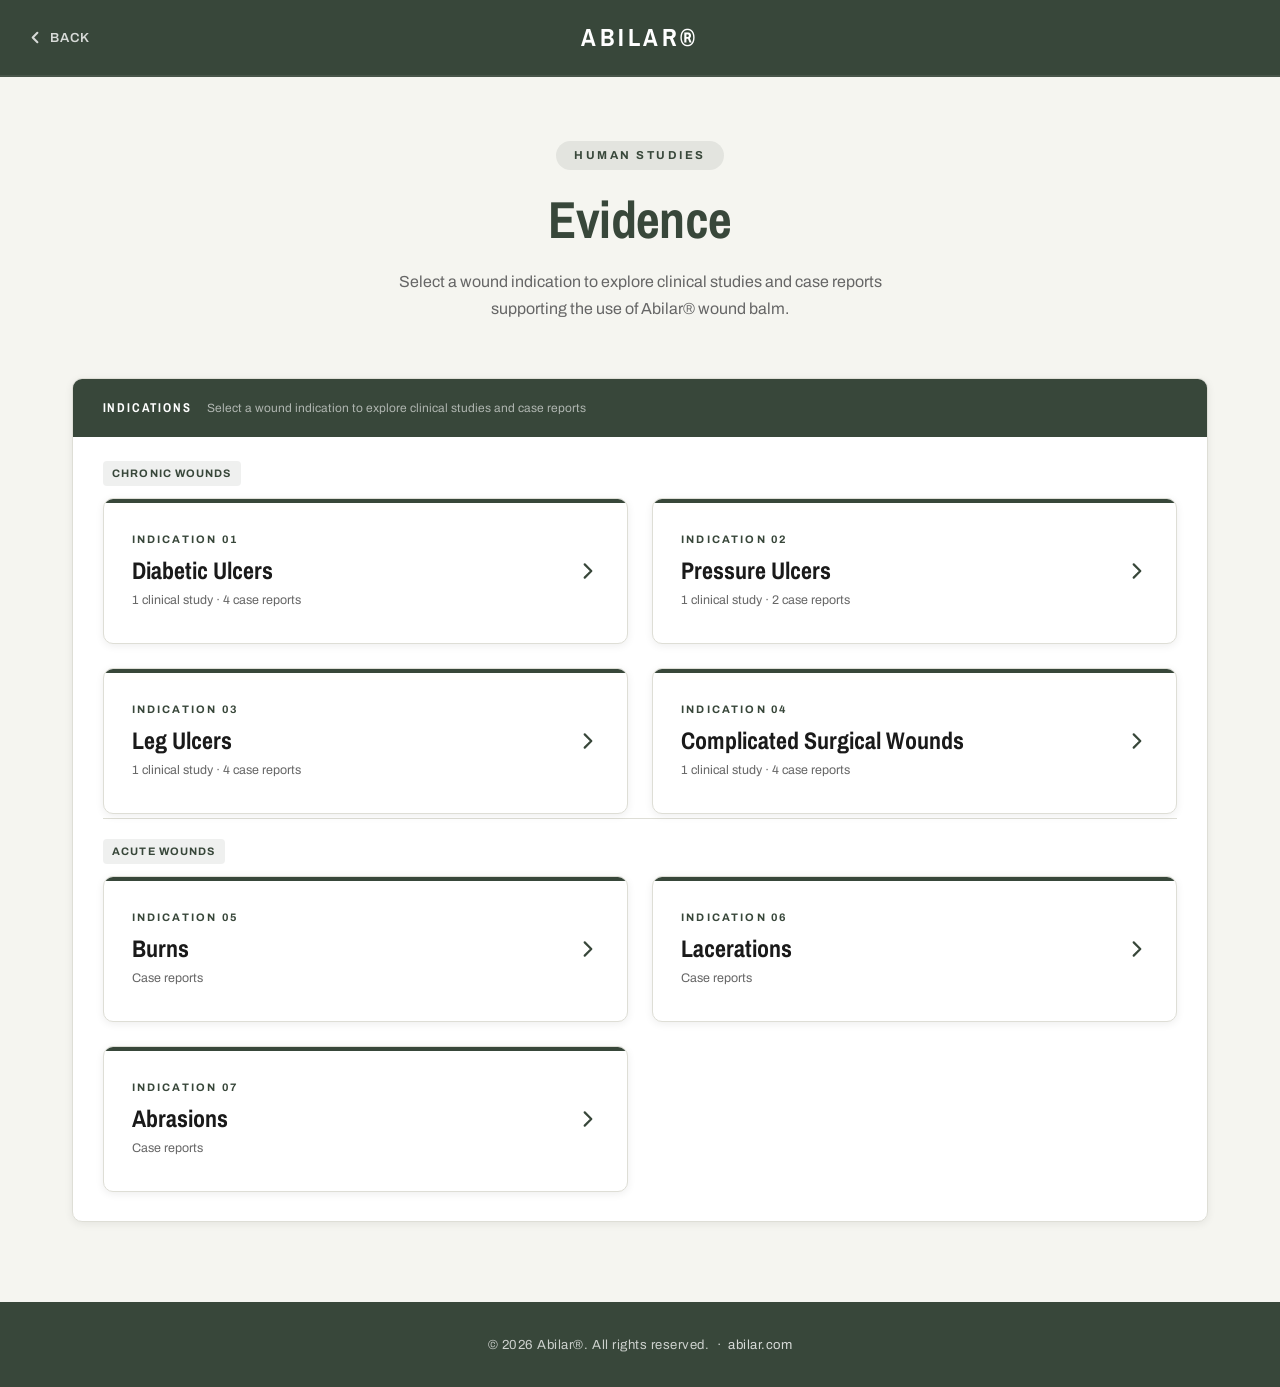
<file: abilar.html>
<!DOCTYPE html>
<html lang="en">
<head>
  <meta charset="UTF-8" />
  <meta name="viewport" content="width=device-width, initial-scale=1.0" />
  <title>Abilar&reg; — Evidence (Human)</title>
  <link rel="stylesheet" href="styles.css?v=10" />
</head>
<body>
  <div class="page-wrapper">

    <!-- Header -->
    <header class="site-header">
      <a href="index.html" class="back-link" aria-label="Back to home">
        <svg viewBox="0 0 16 16" fill="none" stroke="currentColor" stroke-width="2.2"
             stroke-linecap="round" stroke-linejoin="round" aria-hidden="true">
          <path d="M10 3 L5 8 L10 13"/>
        </svg>
        <span>Back</span>
      </a>
      <a href="index.html" class="site-logo">Abilar&reg;</a>
    </header>

    <!-- Main -->
    <main class="main-content">
      <section class="evidence-section">

        <!-- Section header -->
        <div class="evidence-header">
          <span class="evidence-eyebrow fade-in">Human Studies</span>
          <h1 class="evidence-title fade-in fade-in--delay-1">Evidence</h1>
          <p class="evidence-desc fade-in fade-in--delay-2">
            Select a wound indication to explore clinical studies and case reports
            supporting the use of Abilar&reg; wound balm.
          </p>
        </div>

        <!-- Indications card -->
        <div class="indications-card fade-in fade-in--delay-3">
          <div class="indications-card__header">
            <h2 class="indications-card__heading">Indications</h2>
            <span class="indications-card__subtitle">Select a wound indication to explore clinical studies and case reports</span>
          </div>
          <div class="indications-card__body">

            <!-- ── Chronic Wounds ── -->
            <div class="indication-category">
              <p class="indication-category__label">Chronic Wounds</p>
              <div class="indication-grid">

                <a href="diabetic-ulcer.html" class="indication-card">
                  <div>
                    <p class="indication-card__tag">Indication 01</p>
                    <h2 class="indication-card__title">Diabetic Ulcers</h2>
                    <p class="indication-card__meta">1 clinical study · 4 case reports</p>
                  </div>
                  <svg class="indication-card__arrow" viewBox="0 0 20 20" fill="none"
                       stroke="currentColor" stroke-width="2" stroke-linecap="round"
                       stroke-linejoin="round" aria-hidden="true"><path d="M7 4 L13 10 L7 16"/></svg>
                </a>

                <a href="pressure-ulcer.html" class="indication-card">
                  <div>
                    <p class="indication-card__tag">Indication 02</p>
                    <h2 class="indication-card__title">Pressure Ulcers</h2>
                    <p class="indication-card__meta">1 clinical study · 2 case reports</p>
                  </div>
                  <svg class="indication-card__arrow" viewBox="0 0 20 20" fill="none"
                       stroke="currentColor" stroke-width="2" stroke-linecap="round"
                       stroke-linejoin="round" aria-hidden="true"><path d="M7 4 L13 10 L7 16"/></svg>
                </a>

                <a href="leg-ulcer.html" class="indication-card">
                  <div>
                    <p class="indication-card__tag">Indication 03</p>
                    <h2 class="indication-card__title">Leg Ulcers</h2>
                    <p class="indication-card__meta">1 clinical study · 4 case reports</p>
                  </div>
                  <svg class="indication-card__arrow" viewBox="0 0 20 20" fill="none"
                       stroke="currentColor" stroke-width="2" stroke-linecap="round"
                       stroke-linejoin="round" aria-hidden="true"><path d="M7 4 L13 10 L7 16"/></svg>
                </a>

                <a href="surgical-wound.html" class="indication-card">
                  <div>
                    <p class="indication-card__tag">Indication 04</p>
                    <h2 class="indication-card__title">Complicated Surgical Wounds</h2>
                    <p class="indication-card__meta">1 clinical study · 4 case reports</p>
                  </div>
                  <svg class="indication-card__arrow" viewBox="0 0 20 20" fill="none"
                       stroke="currentColor" stroke-width="2" stroke-linecap="round"
                       stroke-linejoin="round" aria-hidden="true"><path d="M7 4 L13 10 L7 16"/></svg>
                </a>

              </div>
            </div><!-- /chronic wounds -->

            <!-- ── Acute Wounds ── -->
            <div class="indication-category">
              <p class="indication-category__label">Acute Wounds</p>
              <div class="indication-grid">

                <a href="burns.html" class="indication-card">
                  <div>
                    <p class="indication-card__tag">Indication 05</p>
                    <h2 class="indication-card__title">Burns</h2>
                    <p class="indication-card__meta">Case reports</p>
                  </div>
                  <svg class="indication-card__arrow" viewBox="0 0 20 20" fill="none"
                       stroke="currentColor" stroke-width="2" stroke-linecap="round"
                       stroke-linejoin="round" aria-hidden="true"><path d="M7 4 L13 10 L7 16"/></svg>
                </a>

                <a href="lacerations.html" class="indication-card">
                  <div>
                    <p class="indication-card__tag">Indication 06</p>
                    <h2 class="indication-card__title">Lacerations</h2>
                    <p class="indication-card__meta">Case reports</p>
                  </div>
                  <svg class="indication-card__arrow" viewBox="0 0 20 20" fill="none"
                       stroke="currentColor" stroke-width="2" stroke-linecap="round"
                       stroke-linejoin="round" aria-hidden="true"><path d="M7 4 L13 10 L7 16"/></svg>
                </a>

                <a href="abrasions.html" class="indication-card">
                  <div>
                    <p class="indication-card__tag">Indication 07</p>
                    <h2 class="indication-card__title">Abrasions</h2>
                    <p class="indication-card__meta">Case reports</p>
                  </div>
                  <svg class="indication-card__arrow" viewBox="0 0 20 20" fill="none"
                       stroke="currentColor" stroke-width="2" stroke-linecap="round"
                       stroke-linejoin="round" aria-hidden="true"><path d="M7 4 L13 10 L7 16"/></svg>
                </a>

              </div>
            </div><!-- /acute wounds -->

          </div>
        </div><!-- /indications-card -->

      </section>
    </main>

    <!-- Footer -->
    <footer class="site-footer">
      <p>&copy; 2026 Abilar&reg;. All rights reserved.
        &nbsp;·&nbsp;
        <a href="https://abilar.com" target="_blank" rel="noopener">abilar.com</a>
      </p>
    </footer>

  </div>
</body>
</html>
</file>
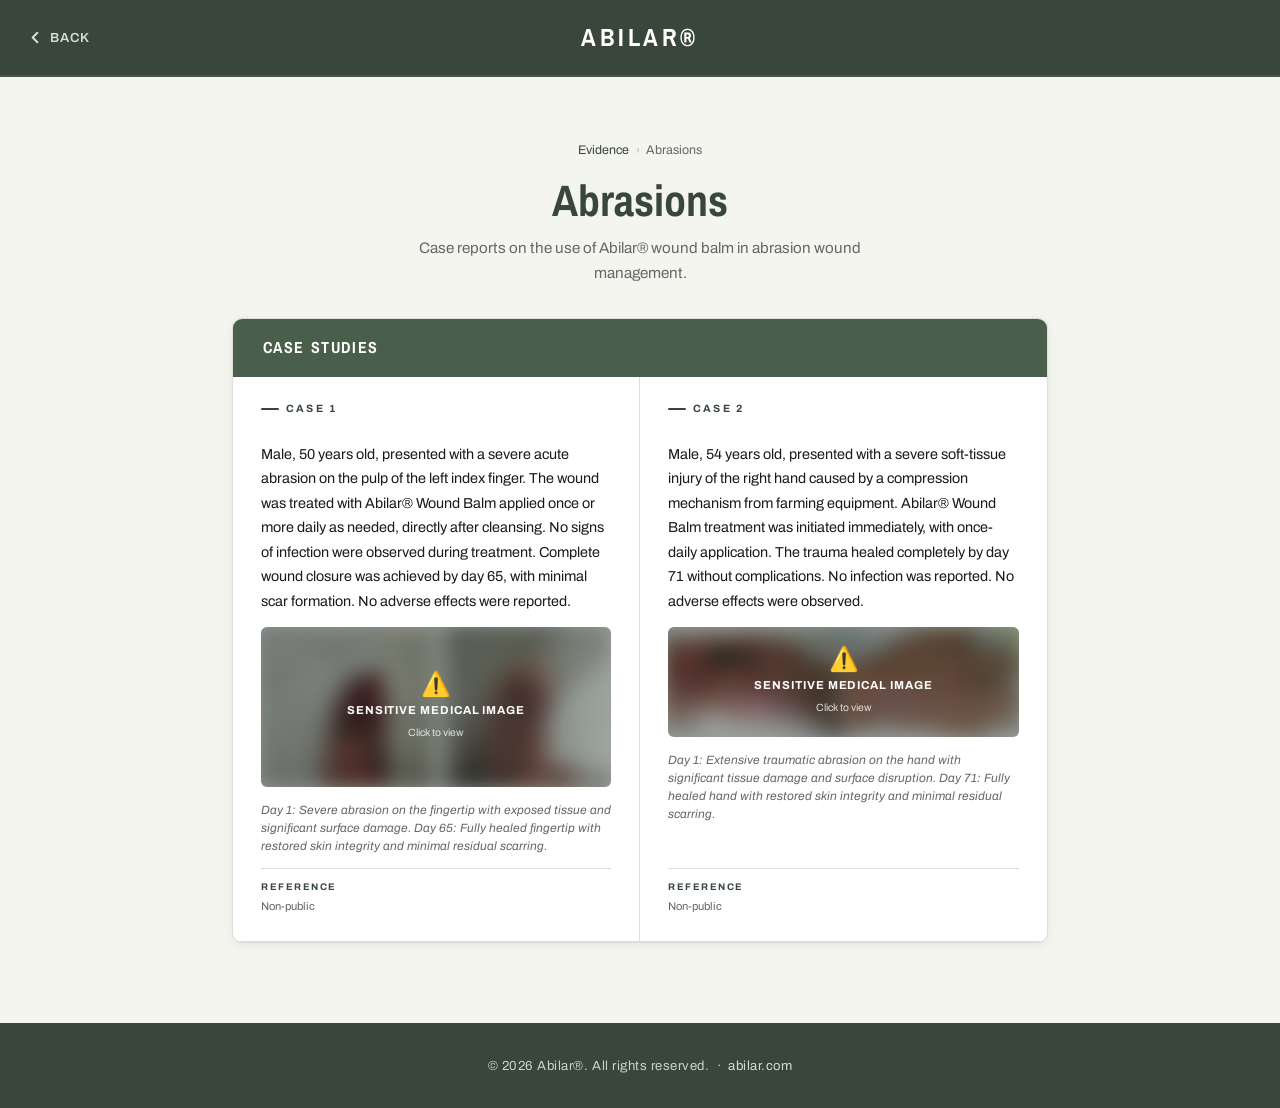
<file: abrasions.html>
<!DOCTYPE html>
<html lang="en">
<head>
  <meta charset="UTF-8" />
  <meta name="viewport" content="width=device-width, initial-scale=1.0" />
  <title>Abilar&reg; — Abrasions Evidence</title>
  <link rel="stylesheet" href="styles.css?v=10" />
</head>
<body>
  <div class="page-wrapper">

    <!-- Header -->
    <header class="site-header">
      <a href="abilar.html" class="back-link" aria-label="Back to Evidence">
        <svg viewBox="0 0 16 16" fill="none" stroke="currentColor" stroke-width="2.2"
             stroke-linecap="round" stroke-linejoin="round" aria-hidden="true">
          <path d="M10 3 L5 8 L10 13"/>
        </svg>
        <span>Back</span>
      </a>
      <a href="index.html" class="site-logo">Abilar&reg;</a>
    </header>

    <!-- Main -->
    <main class="main-content">
      <section class="detail-section">

        <!-- Page header -->
        <div class="detail-header fade-in">
          <nav class="breadcrumb" aria-label="Breadcrumb">
            <a href="abilar.html">Evidence</a>
            <span class="breadcrumb__sep" aria-hidden="true">›</span>
            <span>Abrasions</span>
          </nav>
          <h1 class="detail-title">Abrasions</h1>
          <p class="detail-subtitle">
            Case reports on the use of Abilar&reg; wound balm in abrasion
            wound management.
          </p>
        </div>

        <!-- Case Studies -->
        <article class="case-card fade-in fade-in--delay-1">
          <div class="case-card__header">
            <h2 class="case-card__heading">Case Studies</h2>
          </div>
          <div class="case-card__grid--four">

            <!-- Case 1 -->
            <div class="case-subbox">
              <p class="case-subbox__num">Case 1</p>
              <p class="case-subbox__text">
                Male, 50 years old, presented with a severe acute abrasion on the pulp of
                the left index finger. The wound was treated with Abilar&reg; Wound Balm applied
                once or more daily as needed, directly after cleansing. No signs of infection
                were observed during treatment. Complete wound closure was achieved by day 65,
                with minimal scar formation. No adverse effects were reported.
              </p>
              <div class="case-img-wrapper" onclick="this.classList.toggle('revealed')" role="button" tabindex="0"
                   onkeydown="if(event.key==='Enter'||event.key===' ')this.classList.toggle('revealed')"
                   aria-label="Sensitive medical image — click to reveal">
                <img class="case-subbox__img"
                     src="assets/Abrasion 1.png"
                     alt="Day 1: Severe abrasion on the fingertip with exposed tissue. Day 65: Fully healed fingertip with restored skin integrity and minimal residual scarring."
                     loading="lazy" />
                <div class="case-img-warning" aria-hidden="true">
                  <span class="case-img-warning__icon">⚠️</span>
                  <span class="case-img-warning__title">Sensitive medical image</span>
                  <span class="case-img-warning__hint">Click to view</span>
                </div>
              </div>
              <p class="case-subbox__caption">Day 1: Severe abrasion on the fingertip with exposed tissue and significant surface damage. Day 65: Fully healed fingertip with restored skin integrity and minimal residual scarring.</p>
              <div class="case-subbox__ref">
                <span class="case-subbox__ref-label">Reference</span>
                Non-public
              </div>
            </div>

            <!-- Case 2 -->
            <div class="case-subbox">
              <p class="case-subbox__num">Case 2</p>
              <p class="case-subbox__text">
                Male, 54 years old, presented with a severe soft-tissue injury of the right
                hand caused by a compression mechanism from farming equipment. Abilar&reg; Wound
                Balm treatment was initiated immediately, with once-daily application. The
                trauma healed completely by day 71 without complications. No infection was
                reported. No adverse effects were observed.
              </p>
              <div class="case-img-wrapper" onclick="this.classList.toggle('revealed')" role="button" tabindex="0"
                   onkeydown="if(event.key==='Enter'||event.key===' ')this.classList.toggle('revealed')"
                   aria-label="Sensitive medical image — click to reveal">
                <img class="case-subbox__img"
                     src="assets/Abrasion 2.png"
                     alt="Day 1: Extensive traumatic abrasion on the hand with significant tissue damage. Day 71: Fully healed hand with restored skin integrity and minimal residual scarring."
                     loading="lazy" />
                <div class="case-img-warning" aria-hidden="true">
                  <span class="case-img-warning__icon">⚠️</span>
                  <span class="case-img-warning__title">Sensitive medical image</span>
                  <span class="case-img-warning__hint">Click to view</span>
                </div>
              </div>
              <p class="case-subbox__caption">Day 1: Extensive traumatic abrasion on the hand with significant tissue damage and surface disruption. Day 71: Fully healed hand with restored skin integrity and minimal residual scarring.</p>
              <div class="case-subbox__ref">
                <span class="case-subbox__ref-label">Reference</span>
                Non-public
              </div>
            </div>

          </div>
        </article>

      </section>
    </main>

    <!-- Footer -->
    <footer class="site-footer">
      <p>&copy; 2026 Abilar&reg;. All rights reserved.
        &nbsp;·&nbsp;
        <a href="https://abilar.com" target="_blank" rel="noopener">abilar.com</a>
      </p>
    </footer>

  </div>
</body>
</html>
</file>
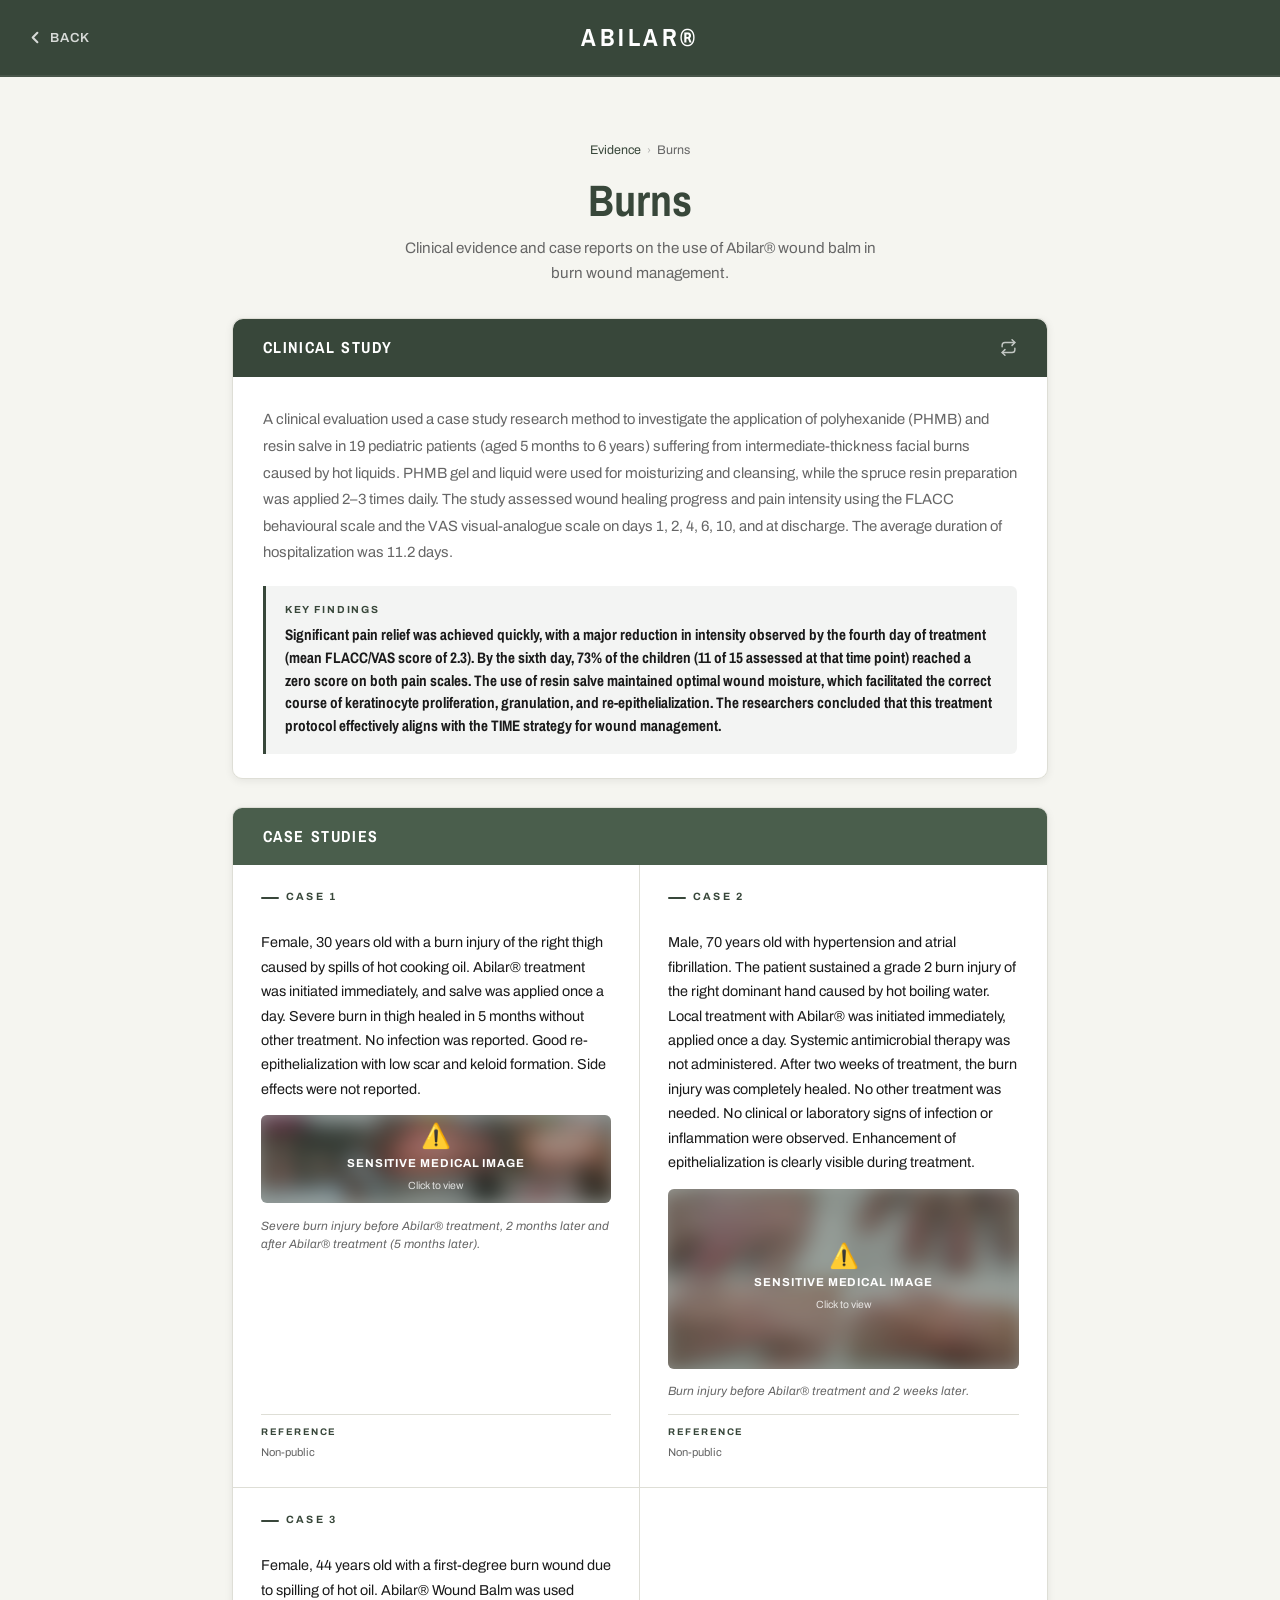
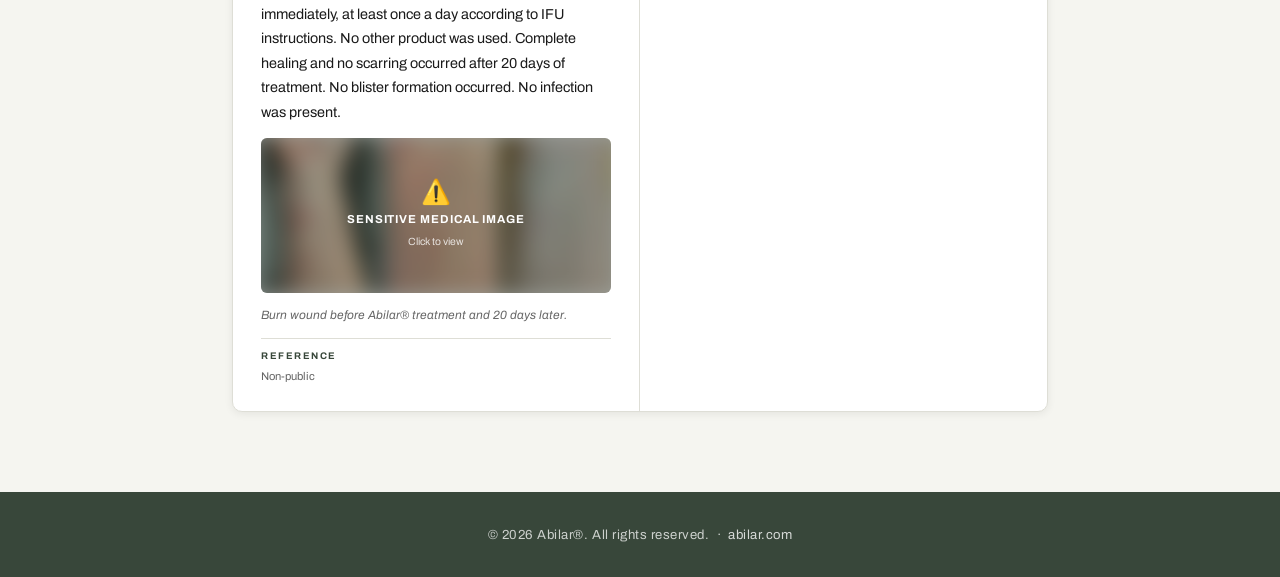
<file: burns.html>
<!DOCTYPE html>
<html lang="en">
<head>
  <meta charset="UTF-8" />
  <meta name="viewport" content="width=device-width, initial-scale=1.0" />
  <title>Abilar&reg; — Burns Evidence</title>
  <link rel="stylesheet" href="styles.css?v=10" />
</head>
<body>
  <div class="page-wrapper">

    <!-- Header -->
    <header class="site-header">
      <a href="abilar.html" class="back-link" aria-label="Back to Evidence">
        <svg viewBox="0 0 16 16" fill="none" stroke="currentColor" stroke-width="2.2"
             stroke-linecap="round" stroke-linejoin="round" aria-hidden="true">
          <path d="M10 3 L5 8 L10 13"/>
        </svg>
        <span>Back</span>
      </a>
      <a href="index.html" class="site-logo">Abilar&reg;</a>
    </header>

    <!-- Main -->
    <main class="main-content">
      <section class="detail-section">

        <!-- Page header -->
        <div class="detail-header fade-in">
          <nav class="breadcrumb" aria-label="Breadcrumb">
            <a href="abilar.html">Evidence</a>
            <span class="breadcrumb__sep" aria-hidden="true">›</span>
            <span>Burns</span>
          </nav>
          <h1 class="detail-title">Burns</h1>
          <p class="detail-subtitle">
            Clinical evidence and case reports on the use of Abilar&reg; wound balm
            in burn wound management.
          </p>
        </div>

        <!-- Box 1: Clinical Study (flip card) -->
        <div class="flip-card fade-in fade-in--delay-1" id="clinical-flip">

          <!-- Sizer -->
          <div class="flip-card__sizer" aria-hidden="true">
            <div class="clinical-card__header" style="padding:1.2rem 1.85rem;">
              <h2 class="clinical-card__heading">Clinical Study</h2>
            </div>
            <div class="clinical-card__body">
              <p class="clinical-card__desc">
                A clinical evaluation used a case study research method to investigate the
                application of polyhexanide (PHMB) and resin salve in 19 pediatric patients
                (aged 5 months to 6 years) suffering from intermediate-thickness facial burns
                caused by hot liquids. PHMB gel and liquid were used for moisturizing and
                cleansing, while the spruce resin preparation was applied 2–3 times daily.
                The study assessed wound healing progress and pain intensity using the FLACC
                behavioural scale and the VAS visual-analogue scale on days 1, 2, 4, 6, 10,
                and at discharge. The average duration of hospitalization was 11.2 days.
              </p>
              <div class="clinical-card__finding">
                <p class="clinical-card__finding-label">Key Findings</p>
                <p class="clinical-card__finding-text">
                  Significant pain relief was achieved quickly, with a major reduction in
                  intensity observed by the fourth day of treatment (mean FLACC/VAS score of
                  2.3). By the sixth day, 73% of the children (11 of 15 assessed at that time
                  point) reached a zero score on both pain scales. The use of resin salve
                  maintained optimal wound moisture, which facilitated the correct course of
                  keratinocyte proliferation, granulation, and re-epithelialization. The
                  researchers concluded that this treatment protocol effectively aligns with
                  the TIME strategy for wound management.
                </p>
              </div>
            </div>
          </div>

          <article class="clinical-card">

            <!-- FRONT FACE -->
            <div class="flip-card__face flip-card__face--front">
              <div class="clinical-card__header" role="button" tabindex="0"
                   aria-label="Flip card to see publication details"
                   onclick="document.getElementById('clinical-flip').classList.add('is-flipped')"
                   onkeydown="if(event.key==='Enter'||event.key===' ')document.getElementById('clinical-flip').classList.add('is-flipped')">
                <h2 class="clinical-card__heading">Clinical Study</h2>
                <svg class="flip-card__icon" viewBox="0 0 24 24" fill="none"
                     stroke="currentColor" stroke-width="2" stroke-linecap="round"
                     stroke-linejoin="round" aria-hidden="true">
                  <path d="M17 1l4 4-4 4"/>
                  <path d="M3 11V9a4 4 0 014-4h14"/>
                  <path d="M7 23l-4-4 4-4"/>
                  <path d="M21 13v2a4 4 0 01-4 4H3"/>
                </svg>
              </div>
              <div class="clinical-card__body">
                <p class="clinical-card__desc">
                  A clinical evaluation used a case study research method to investigate the
                  application of polyhexanide (PHMB) and resin salve in 19 pediatric patients
                  (aged 5 months to 6 years) suffering from intermediate-thickness facial burns
                  caused by hot liquids. PHMB gel and liquid were used for moisturizing and
                  cleansing, while the spruce resin preparation was applied 2–3 times daily.
                  The study assessed wound healing progress and pain intensity using the FLACC
                  behavioural scale and the VAS visual-analogue scale on days 1, 2, 4, 6, 10,
                  and at discharge. The average duration of hospitalization was 11.2 days.
                </p>
                <div class="clinical-card__finding">
                  <p class="clinical-card__finding-label">Key Findings</p>
                  <p class="clinical-card__finding-text">
                    Significant pain relief was achieved quickly, with a major reduction in
                    intensity observed by the fourth day of treatment (mean FLACC/VAS score of
                    2.3). By the sixth day, 73% of the children (11 of 15 assessed at that time
                    point) reached a zero score on both pain scales. The use of resin salve
                    maintained optimal wound moisture, which facilitated the correct course of
                    keratinocyte proliferation, granulation, and re-epithelialization. The
                    researchers concluded that this treatment protocol effectively aligns with
                    the TIME strategy for wound management.
                  </p>
                </div>
              </div>
            </div><!-- /FRONT FACE -->

            <!-- BACK FACE -->
            <div class="flip-card__face flip-card__face--back">

              <!-- Left: study cover image -->
              <div class="flip-back__image-col">
                <img src="assets/burns-study-cover.jpg"
                     alt="Burns clinical study cover — Chirurgia Plastyczna i Oparzenia 2019"
                     loading="lazy" />
              </div>

              <!-- Right: download + reference -->
              <div class="flip-back__info-col">

                <div>
                  <p class="flip-back__ref-label">Download</p>
                  <a class="flip-back__download-btn"
                     href="assets/burns-clinical-study.pdf"
                     download="Abilar&reg;_Burns_Clinical_Study.pdf"
                     target="_blank" rel="noopener">
                    <svg viewBox="0 0 24 24" fill="none" stroke="currentColor"
                         stroke-width="2.2" stroke-linecap="round" stroke-linejoin="round"
                         aria-hidden="true">
                      <path d="M21 15v4a2 2 0 01-2 2H5a2 2 0 01-2-2v-4"/>
                      <polyline points="7 10 12 15 17 10"/>
                      <line x1="12" y1="15" x2="12" y2="3"/>
                    </svg>
                    Download PDF
                  </a>
                </div>

                <div>
                  <p class="flip-back__ref-label">Reference</p>
                  <p class="flip-back__ref-text">
                    Olszyna J. Zastosowanie poliheksanidu i żywiczych kwasów świerku
                    norweskiego w oparzeniach pośredniej grubości skóry twarzy u dzieci.
                    <em>Chirurgia Plastyczna i Oparzenia / Plastic Surgery &amp; Burns.</em>
                    2019 Dec;7(4):175–9. doi:10.15374/CHPIO2019026
                  </p>
                </div>

                <p class="flip-back__hint"
                   role="button" tabindex="0"
                   onclick="document.getElementById('clinical-flip').classList.remove('is-flipped')"
                   onkeydown="if(event.key==='Enter'||event.key===' ')document.getElementById('clinical-flip').classList.remove('is-flipped')">
                  <svg viewBox="0 0 24 24" fill="none" stroke="currentColor"
                       stroke-width="2" stroke-linecap="round" stroke-linejoin="round"
                       aria-hidden="true">
                    <path d="M15 18l-6-6 6-6"/>
                  </svg>
                  Back to study
                </p>

              </div>
            </div><!-- /BACK FACE -->

          </article>
        </div><!-- /flip-card -->

        <!-- Box 2: Case Studies -->
        <article class="case-card fade-in fade-in--delay-2">
          <div class="case-card__header">
            <h2 class="case-card__heading">Case Studies</h2>
          </div>
          <div class="case-card__grid--four">

            <!-- Case 1 -->
            <div class="case-subbox">
              <p class="case-subbox__num">Case 1</p>
              <p class="case-subbox__text">
                Female, 30 years old with a burn injury of the right thigh caused by spills
                of hot cooking oil. Abilar&reg; treatment was initiated immediately, and salve was
                applied once a day. Severe burn in thigh healed in 5 months without other
                treatment. No infection was reported. Good re-epithelialization with low scar
                and keloid formation. Side effects were not reported.
              </p>
              <div class="case-img-wrapper" onclick="this.classList.toggle('revealed')" role="button" tabindex="0"
                   onkeydown="if(event.key==='Enter'||event.key===' ')this.classList.toggle('revealed')"
                   aria-label="Sensitive medical image — click to reveal">
                <img class="case-subbox__img"
                     src="assets/Burn 1.png"
                     alt="Severe burn injury before Abilar&reg; treatment, 2 months later and after Abilar&reg; treatment (5 months later)"
                     loading="lazy" />
                <div class="case-img-warning" aria-hidden="true">
                  <span class="case-img-warning__icon">⚠️</span>
                  <span class="case-img-warning__title">Sensitive medical image</span>
                  <span class="case-img-warning__hint">Click to view</span>
                </div>
              </div>
              <p class="case-subbox__caption">Severe burn injury before Abilar&reg; treatment, 2 months later and after Abilar&reg; treatment (5 months later).</p>
              <div class="case-subbox__ref">
                <span class="case-subbox__ref-label">Reference</span>
                Non-public
              </div>
            </div>

            <!-- Case 2 -->
            <div class="case-subbox">
              <p class="case-subbox__num">Case 2</p>
              <p class="case-subbox__text">
                Male, 70 years old with hypertension and atrial fibrillation. The patient
                sustained a grade 2 burn injury of the right dominant hand caused by hot
                boiling water. Local treatment with Abilar&reg; was initiated immediately, applied
                once a day. Systemic antimicrobial therapy was not administered. After two
                weeks of treatment, the burn injury was completely healed. No other treatment
                was needed. No clinical or laboratory signs of infection or inflammation were
                observed. Enhancement of epithelialization is clearly visible during treatment.
              </p>
              <div class="case-img-wrapper" onclick="this.classList.toggle('revealed')" role="button" tabindex="0"
                   onkeydown="if(event.key==='Enter'||event.key===' ')this.classList.toggle('revealed')"
                   aria-label="Sensitive medical image — click to reveal">
                <img class="case-subbox__img"
                     src="assets/Burn 2.png"
                     alt="Burn injury before Abilar&reg; treatment and 2 weeks later"
                     loading="lazy" />
                <div class="case-img-warning" aria-hidden="true">
                  <span class="case-img-warning__icon">⚠️</span>
                  <span class="case-img-warning__title">Sensitive medical image</span>
                  <span class="case-img-warning__hint">Click to view</span>
                </div>
              </div>
              <p class="case-subbox__caption">Burn injury before Abilar&reg; treatment and 2 weeks later.</p>
              <div class="case-subbox__ref">
                <span class="case-subbox__ref-label">Reference</span>
                Non-public
              </div>
            </div>

            <!-- Case 3 -->
            <div class="case-subbox">
              <p class="case-subbox__num">Case 3</p>
              <p class="case-subbox__text">
                Female, 44 years old with a first-degree burn wound due to spilling of hot
                oil. Abilar&reg; Wound Balm was used immediately, at least once a day according
                to IFU instructions. No other product was used. Complete healing and no
                scarring occurred after 20 days of treatment. No blister formation occurred.
                No infection was present.
              </p>
              <div class="case-img-wrapper" onclick="this.classList.toggle('revealed')" role="button" tabindex="0"
                   onkeydown="if(event.key==='Enter'||event.key===' ')this.classList.toggle('revealed')"
                   aria-label="Sensitive medical image — click to reveal">
                <img class="case-subbox__img"
                     src="assets/Burn 3.png"
                     alt="Burn wound before Abilar&reg; treatment and 20 days later"
                     loading="lazy" />
                <div class="case-img-warning" aria-hidden="true">
                  <span class="case-img-warning__icon">⚠️</span>
                  <span class="case-img-warning__title">Sensitive medical image</span>
                  <span class="case-img-warning__hint">Click to view</span>
                </div>
              </div>
              <p class="case-subbox__caption">Burn wound before Abilar&reg; treatment and 20 days later.</p>
              <div class="case-subbox__ref">
                <span class="case-subbox__ref-label">Reference</span>
                Non-public
              </div>
            </div>

          </div>
        </article>

      </section>
    </main>

    <!-- Footer -->
    <footer class="site-footer">
      <p>&copy; 2026 Abilar&reg;. All rights reserved.
        &nbsp;·&nbsp;
        <a href="https://abilar.com" target="_blank" rel="noopener">abilar.com</a>
      </p>
    </footer>

  </div>
</body>
</html>
</file>
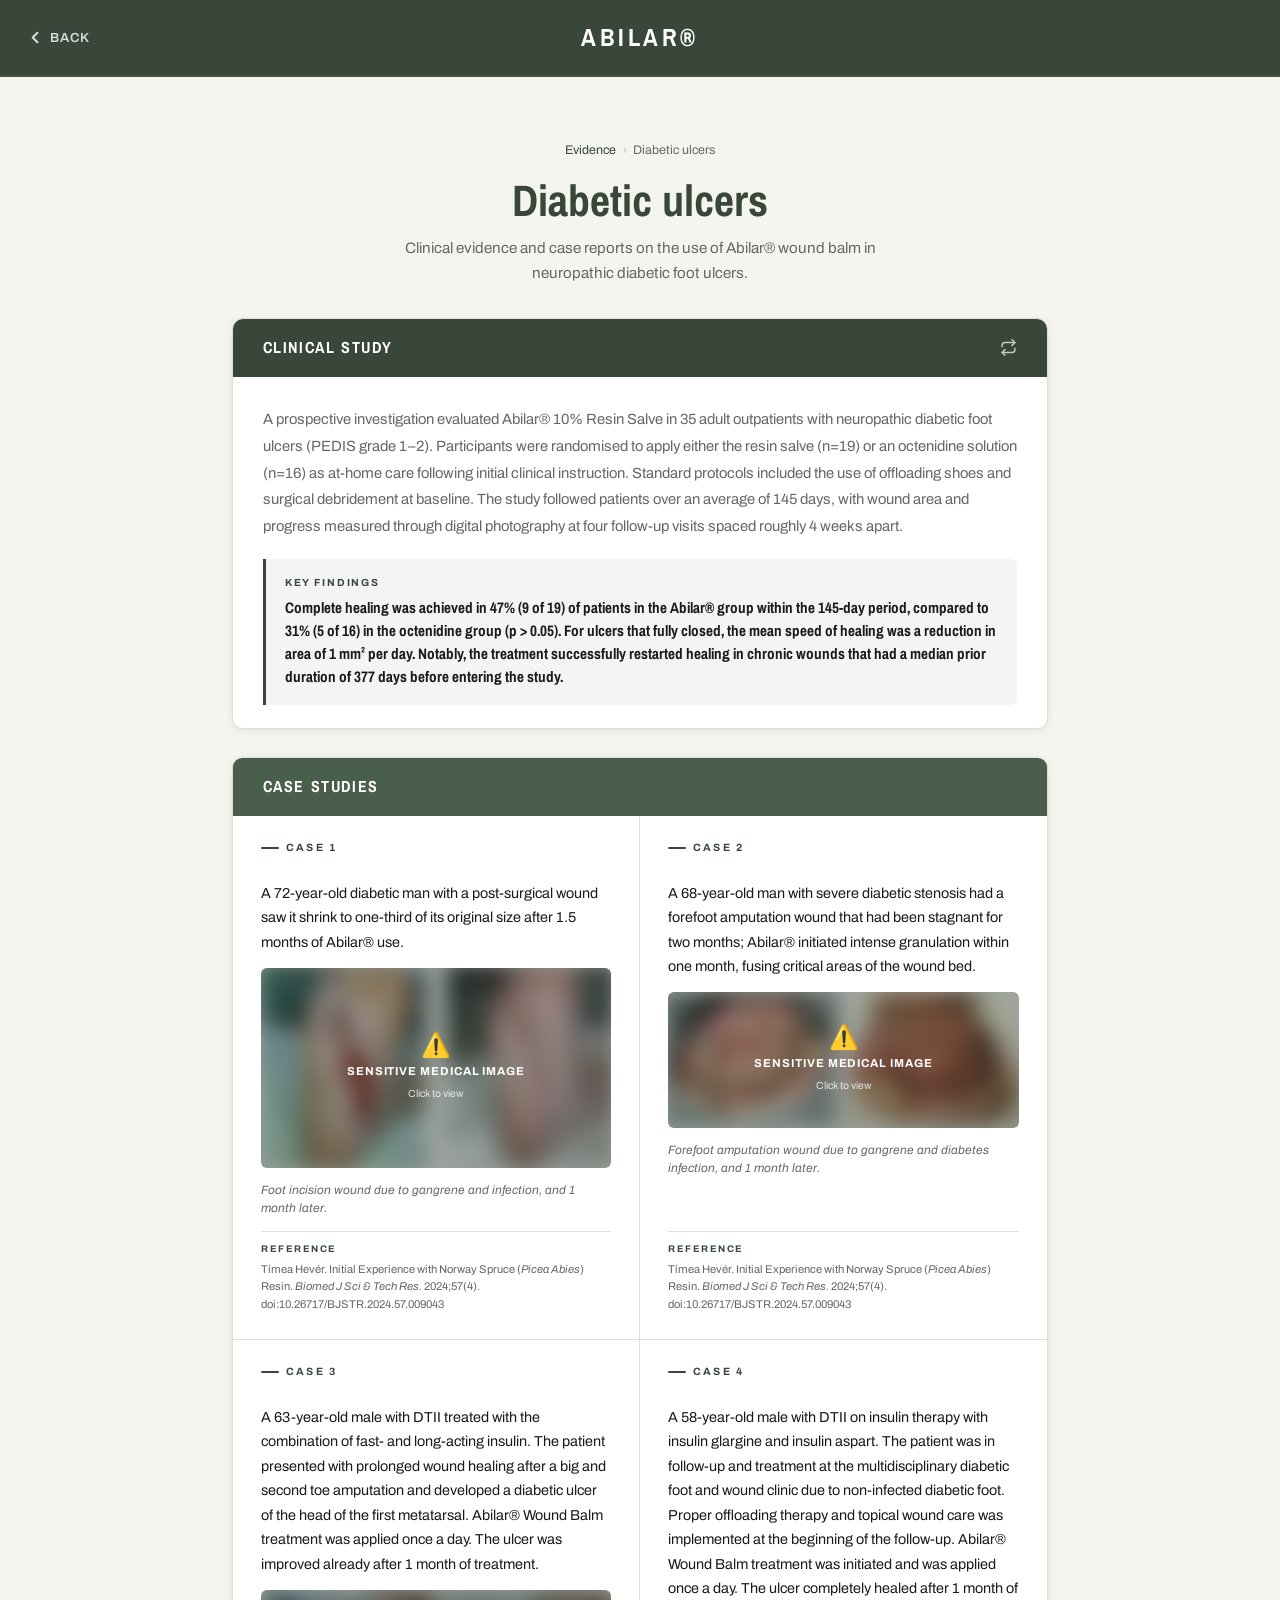
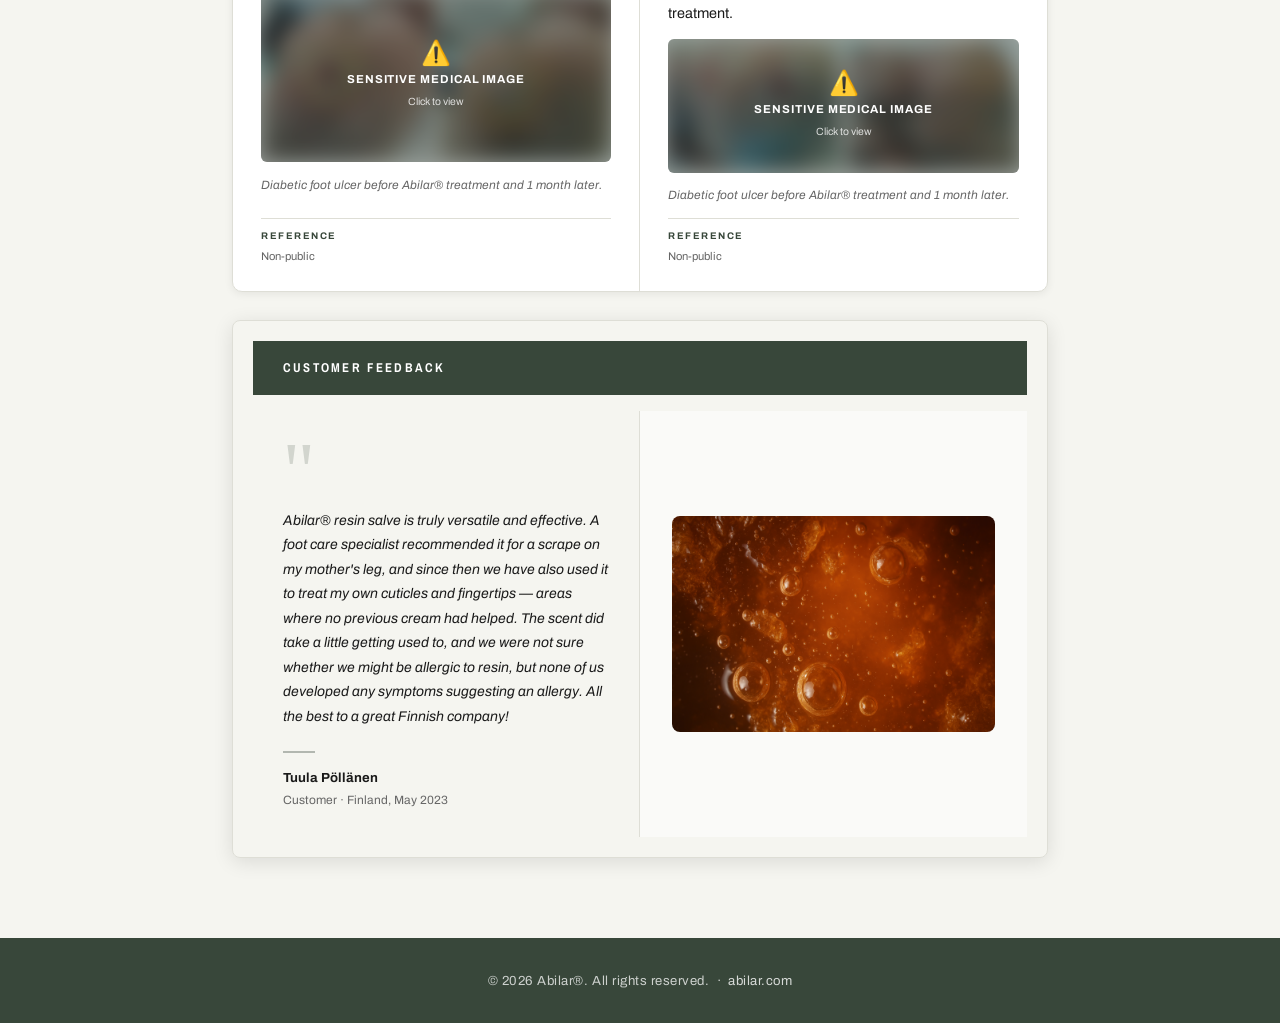
<file: diabetic-ulcer.html>
<!DOCTYPE html>
<html lang="en">
<head>
  <meta charset="UTF-8" />
  <meta name="viewport" content="width=device-width, initial-scale=1.0" />
  <title>Abilar&reg; — Diabetic Ulcer Evidence</title>
  <link rel="stylesheet" href="styles.css?v=8" />
</head>
<body>
  <div class="page-wrapper">

    <!-- Header -->
    <header class="site-header">
      <a href="abilar.html" class="back-link" aria-label="Back to Evidence">
        <svg viewBox="0 0 16 16" fill="none" stroke="currentColor" stroke-width="2.2"
             stroke-linecap="round" stroke-linejoin="round" aria-hidden="true">
          <path d="M10 3 L5 8 L10 13"/>
        </svg>
        <span>Back</span>
      </a>
      <a href="index.html" class="site-logo">Abilar&reg;</a>
    </header>

    <!-- Main -->
    <main class="main-content">
      <section class="detail-section">

        <!-- Page header -->
        <div class="detail-header fade-in">
          <nav class="breadcrumb" aria-label="Breadcrumb">
            <a href="abilar.html">Evidence</a>
            <span class="breadcrumb__sep" aria-hidden="true">›</span>
            <span>Diabetic ulcers</span>
          </nav>
          <h1 class="detail-title">Diabetic ulcers</h1>
          <p class="detail-subtitle">
            Clinical evidence and case reports on the use of Abilar&reg; wound balm
            in neuropathic diabetic foot ulcers.
          </p>
        </div>

        <!-- Box 1: Clinical Study (flip card) -->
        <div class="flip-card fade-in fade-in--delay-1" id="clinical-flip">

          <!-- Sizer: invisible clone of front content, gives wrapper real height -->
          <div class="flip-card__sizer" aria-hidden="true">
            <div class="clinical-card__header" style="padding:1.2rem 1.85rem;">
              <h2 class="clinical-card__heading">Clinical Study</h2>
            </div>
            <div class="clinical-card__body">
              <p class="clinical-card__desc">
                A prospective investigation evaluated Abilar&reg; 10% Resin Salve in 35 adult
                outpatients with neuropathic diabetic foot ulcers (PEDIS grade 1–2).
                Participants were randomised to apply either the resin salve (n=19) or an
                Octenidine solution (n=16) as at-home care following initial clinical
                instruction. Standard protocols included the use of offloading shoes and
                surgical debridement at baseline. The study followed patients over an average
                of 145 days, with wound area and progress measured through digital photography
                at four follow-up visits spaced roughly 4 weeks apart.
              </p>
              <div class="clinical-card__finding">
                <p class="clinical-card__finding-label">Key Findings</p>
                <p class="clinical-card__finding-text">
                  Complete healing was achieved in 47% (9 of 19) of patients in the Abilar&reg;
                  group within the 145-day period, compared to 31% (5 of 16) in the
                  octenidine group (p&nbsp;&gt;&nbsp;0.05). For ulcers that fully closed,
                  the mean speed of healing was a reduction in area of 1&nbsp;mm² per day.
                  Notably, the treatment successfully restarted healing in chronic wounds
                  that had a median prior duration of 377 days before entering the study.
                </p>
              </div>
            </div>
          </div>

          <article class="clinical-card">

            <!-- FRONT FACE -->
            <div class="flip-card__face flip-card__face--front">
              <div class="clinical-card__header" role="button" tabindex="0"
                   aria-label="Flip card to see publication details"
                   onclick="document.getElementById('clinical-flip').classList.add('is-flipped')"
                   onkeydown="if(event.key==='Enter'||event.key===' ')document.getElementById('clinical-flip').classList.add('is-flipped')">
                <h2 class="clinical-card__heading">Clinical Study</h2>
                <!-- Flip icon hint -->
                <svg class="flip-card__icon" viewBox="0 0 24 24" fill="none"
                     stroke="currentColor" stroke-width="2" stroke-linecap="round"
                     stroke-linejoin="round" aria-hidden="true">
                  <path d="M17 1l4 4-4 4"/>
                  <path d="M3 11V9a4 4 0 014-4h14"/>
                  <path d="M7 23l-4-4 4-4"/>
                  <path d="M21 13v2a4 4 0 01-4 4H3"/>
                </svg>
              </div>
              <div class="clinical-card__body">
                <p class="clinical-card__desc">
                  A prospective investigation evaluated Abilar&reg; 10% Resin Salve in 35 adult
                  outpatients with neuropathic diabetic foot ulcers (PEDIS grade 1–2).
                  Participants were randomised to apply either the resin salve (n=19) or an
                  octenidine solution (n=16) as at-home care following initial clinical
                  instruction. Standard protocols included the use of offloading shoes and
                  surgical debridement at baseline. The study followed patients over an average
                  of 145 days, with wound area and progress measured through digital photography
                  at four follow-up visits spaced roughly 4 weeks apart.
                </p>
                <div class="clinical-card__finding">
                  <p class="clinical-card__finding-label">Key Findings</p>
                  <p class="clinical-card__finding-text">
                    Complete healing was achieved in 47% (9 of 19) of patients in the Abilar&reg;
                    group within the 145-day period, compared to 31% (5 of 16) in the
                    octenidine group (p&nbsp;&gt;&nbsp;0.05). For ulcers that fully closed,
                    the mean speed of healing was a reduction in area of 1&nbsp;mm² per day.
                    Notably, the treatment successfully restarted healing in chronic wounds
                    that had a median prior duration of 377 days before entering the study.
                  </p>
                </div>
              </div>
            </div><!-- /FRONT FACE -->

            <!-- BACK FACE -->
            <div class="flip-card__face flip-card__face--back">

              <!-- Left: journal cover image -->
              <div class="flip-back__image-col">
                <img src="assets/diabetic-study-cover.png"
                     alt="Journal article cover — Healing of Neuropathic Diabetic Foot Ulcers of PEDIS Grade 1-2"
                     loading="lazy" />
              </div>

              <!-- Right: download + reference -->
              <div class="flip-back__info-col">

                <!-- Download -->
                <div>
                  <p class="flip-back__ref-label">Download</p>
                  <a class="flip-back__download-btn"
                     href="assets/diabetic-ulcer-study.pdf"
                     download="Abilar&reg;_Diabetic_Ulcer_Clinical_Study.pdf"
                     target="_blank" rel="noopener">
                    <svg viewBox="0 0 24 24" fill="none" stroke="currentColor"
                         stroke-width="2.2" stroke-linecap="round" stroke-linejoin="round"
                         aria-hidden="true">
                      <path d="M21 15v4a2 2 0 01-2 2H5a2 2 0 01-2-2v-4"/>
                      <polyline points="7 10 12 15 17 10"/>
                      <line x1="12" y1="15" x2="12" y2="3"/>
                    </svg>
                    Download PDF
                  </a>
                </div>

                <!-- Reference -->
                <div>
                  <p class="flip-back__ref-label">Reference</p>
                  <p class="flip-back__ref-text">
                    Korzon-Burakowska A, Przezdziak M, Orłowska-Kunikowska E, Sipponen A,
                    Jokinen JJ. Healing of Neuropathic Diabetic Foot Ulcers of PEDIS Grade
                    1-2 at Home Care with Topical Antiseptics: An Observational Follow-Up
                    Investigation. <em>J Clin Exp Dermatol Res.</em> 2017;8(6):434.
                    doi:10.4172/2155-9554.1000434
                  </p>
                </div>

                <!-- Flip back hint -->
                <p class="flip-back__hint"
                   role="button" tabindex="0"
                   onclick="document.getElementById('clinical-flip').classList.remove('is-flipped')"
                   onkeydown="if(event.key==='Enter'||event.key===' ')document.getElementById('clinical-flip').classList.remove('is-flipped')">
                  <svg viewBox="0 0 24 24" fill="none" stroke="currentColor"
                       stroke-width="2" stroke-linecap="round" stroke-linejoin="round"
                       aria-hidden="true">
                    <path d="M15 18l-6-6 6-6"/>
                  </svg>
                  Back to study
                </p>

              </div>
            </div><!-- /BACK FACE -->

          </article>
        </div><!-- /flip-card -->

        <!-- Box 2: Case Studies -->
        <article class="case-card fade-in fade-in--delay-2">
          <div class="case-card__header">
            <h2 class="case-card__heading">Case Studies</h2>
          </div>
          <div class="case-card__grid--four">

            <!-- Case 1 -->
            <div class="case-subbox">
              <p class="case-subbox__num">Case 1</p>
              <p class="case-subbox__text">
                A 72-year-old diabetic man with a post-surgical wound saw it shrink to
                one-third of its original size after 1.5 months of Abilar&reg; use.
              </p>
              <div class="case-img-wrapper" onclick="this.classList.toggle('revealed')" role="button" tabindex="0"
                   onkeydown="if(event.key==='Enter'||event.key===' ')this.classList.toggle('revealed')"
                   aria-label="Sensitive medical image — click to reveal">
                <img class="case-subbox__img"
                     src="assets/diabetic-case-1.png"
                     alt="Foot incision wound due to gangrene and infection, and 1 month later"
                     loading="lazy" />
                <div class="case-img-warning" aria-hidden="true">
                  <span class="case-img-warning__icon">⚠️</span>
                  <span class="case-img-warning__title">Sensitive medical image</span>
                  <span class="case-img-warning__hint">Click to view</span>
                </div>
              </div>
              <p class="case-subbox__caption">Foot incision wound due to gangrene and infection, and 1 month later.</p>
              <div class="case-subbox__ref">
                <span class="case-subbox__ref-label">Reference</span>
                Tímea Hevér. Initial Experience with Norway Spruce (<em>Picea Abies</em>) Resin.
                <em>Biomed J Sci &amp; Tech Res.</em> 2024;57(4).
                doi:10.26717/BJSTR.2024.57.009043
              </div>
            </div>

            <!-- Case 2 -->
            <div class="case-subbox">
              <p class="case-subbox__num">Case 2</p>
              <p class="case-subbox__text">
                A 68-year-old man with severe diabetic stenosis had a forefoot amputation
                wound that had been stagnant for two months; Abilar&reg; initiated intense
                granulation within one month, fusing critical areas of the wound bed.
              </p>
              <div class="case-img-wrapper" onclick="this.classList.toggle('revealed')" role="button" tabindex="0"
                   onkeydown="if(event.key==='Enter'||event.key===' ')this.classList.toggle('revealed')"
                   aria-label="Sensitive medical image — click to reveal">
                <img class="case-subbox__img"
                     src="assets/diabetic-case-2.png"
                     alt="Forefoot amputation wound due to gangrene and diabetes infection, and 1 month later"
                     loading="lazy" />
                <div class="case-img-warning" aria-hidden="true">
                  <span class="case-img-warning__icon">⚠️</span>
                  <span class="case-img-warning__title">Sensitive medical image</span>
                  <span class="case-img-warning__hint">Click to view</span>
                </div>
              </div>
              <p class="case-subbox__caption">Forefoot amputation wound due to gangrene and diabetes infection, and 1 month later.</p>
              <div class="case-subbox__ref">
                <span class="case-subbox__ref-label">Reference</span>
                Tímea Hevér. Initial Experience with Norway Spruce (<em>Picea Abies</em>) Resin.
                <em>Biomed J Sci &amp; Tech Res.</em> 2024;57(4).
                doi:10.26717/BJSTR.2024.57.009043
              </div>
            </div>

            <!-- Case 3 -->
            <div class="case-subbox">
              <p class="case-subbox__num">Case 3</p>
              <p class="case-subbox__text">
                A 63-year-old male with DTII treated with the combination of fast- and
                long-acting insulin. The patient presented with prolonged wound healing after
                a big and second toe amputation and developed a diabetic ulcer of the head of
                the first metatarsal. Abilar&reg; Wound Balm treatment was applied once a day.
                The ulcer was improved already after 1 month of treatment.
              </p>
              <div class="case-img-wrapper" onclick="this.classList.toggle('revealed')" role="button" tabindex="0"
                   onkeydown="if(event.key==='Enter'||event.key===' ')this.classList.toggle('revealed')"
                   aria-label="Sensitive medical image — click to reveal">
                <img class="case-subbox__img"
                     src="assets/diabetic-case-3.png"
                     alt="Diabetic foot ulcer before Abilar&reg; treatment and 1 month later"
                     loading="lazy" />
                <div class="case-img-warning" aria-hidden="true">
                  <span class="case-img-warning__icon">⚠️</span>
                  <span class="case-img-warning__title">Sensitive medical image</span>
                  <span class="case-img-warning__hint">Click to view</span>
                </div>
              </div>
              <p class="case-subbox__caption">Diabetic foot ulcer before Abilar&reg; treatment and 1 month later.</p>
              <div class="case-subbox__ref">
                <span class="case-subbox__ref-label">Reference</span>
                Non-public
              </div>
            </div>

            <!-- Case 4 -->
            <div class="case-subbox">
              <p class="case-subbox__num">Case 4</p>
              <p class="case-subbox__text">
                A 58-year-old male with DTII on insulin therapy with insulin glargine and
                insulin aspart. The patient was in follow-up and treatment at the
                multidisciplinary diabetic foot and wound clinic due to non-infected diabetic
                foot. Proper offloading therapy and topical wound care was implemented at
                the beginning of the follow-up. Abilar&reg; Wound Balm treatment was initiated
                and was applied once a day. The ulcer completely healed after 1 month of
                treatment.
              </p>
              <div class="case-img-wrapper" onclick="this.classList.toggle('revealed')" role="button" tabindex="0"
                   onkeydown="if(event.key==='Enter'||event.key===' ')this.classList.toggle('revealed')"
                   aria-label="Sensitive medical image — click to reveal">
                <img class="case-subbox__img"
                     src="assets/diabetic-case-4.png"
                     alt="Diabetic foot ulcer before Abilar&reg; treatment and 1 month later"
                     loading="lazy" />
                <div class="case-img-warning" aria-hidden="true">
                  <span class="case-img-warning__icon">⚠️</span>
                  <span class="case-img-warning__title">Sensitive medical image</span>
                  <span class="case-img-warning__hint">Click to view</span>
                </div>
              </div>
              <p class="case-subbox__caption">Diabetic foot ulcer before Abilar&reg; treatment and 1 month later.</p>
              <div class="case-subbox__ref">
                <span class="case-subbox__ref-label">Reference</span>
                Non-public
              </div>
            </div>

          </div>
        </article>

        <!-- Box 3: Customer Feedback -->
        <article class="expert-card fade-in fade-in--delay-3">
          <div class="expert-card__header">
            <h2 class="expert-card__heading">Customer Feedback</h2>
          </div>

          <div class="feedback-with-image">

            <div class="quote-item">
              <span class="quote-item__mark">"</span>
              <p class="quote-item__text">
                Abilar&reg; resin salve is truly versatile and effective. A foot care specialist
                recommended it for a scrape on my mother's leg, and since then we have also
                used it to treat my own cuticles and fingertips — areas where no previous
                cream had helped. The scent did take a little getting used to, and we were
                not sure whether we might be allergic to resin, but none of us developed
                any symptoms suggesting an allergy. All the best to a great Finnish company!
              </p>
              <hr class="quote-item__rule" />
              <span class="quote-item__name">Tuula Pöllänen</span>
              <span class="quote-item__role">Customer · Finland, May 2023</span>
            </div>

            <div class="feedback-image-col">
              <img src="assets/Resin_picture.png"
                   alt="Abilar&reg; resin salve product"
                   loading="lazy" />
            </div>

          </div>
        </article>

      </section>
    </main>

    <!-- Footer -->
    <footer class="site-footer">
      <p>&copy; 2026 Abilar&reg;. All rights reserved.
        &nbsp;·&nbsp;
        <a href="https://abilar.com" target="_blank" rel="noopener">abilar.com</a>
      </p>
    </footer>

  </div>
</body>
</html>
</file>
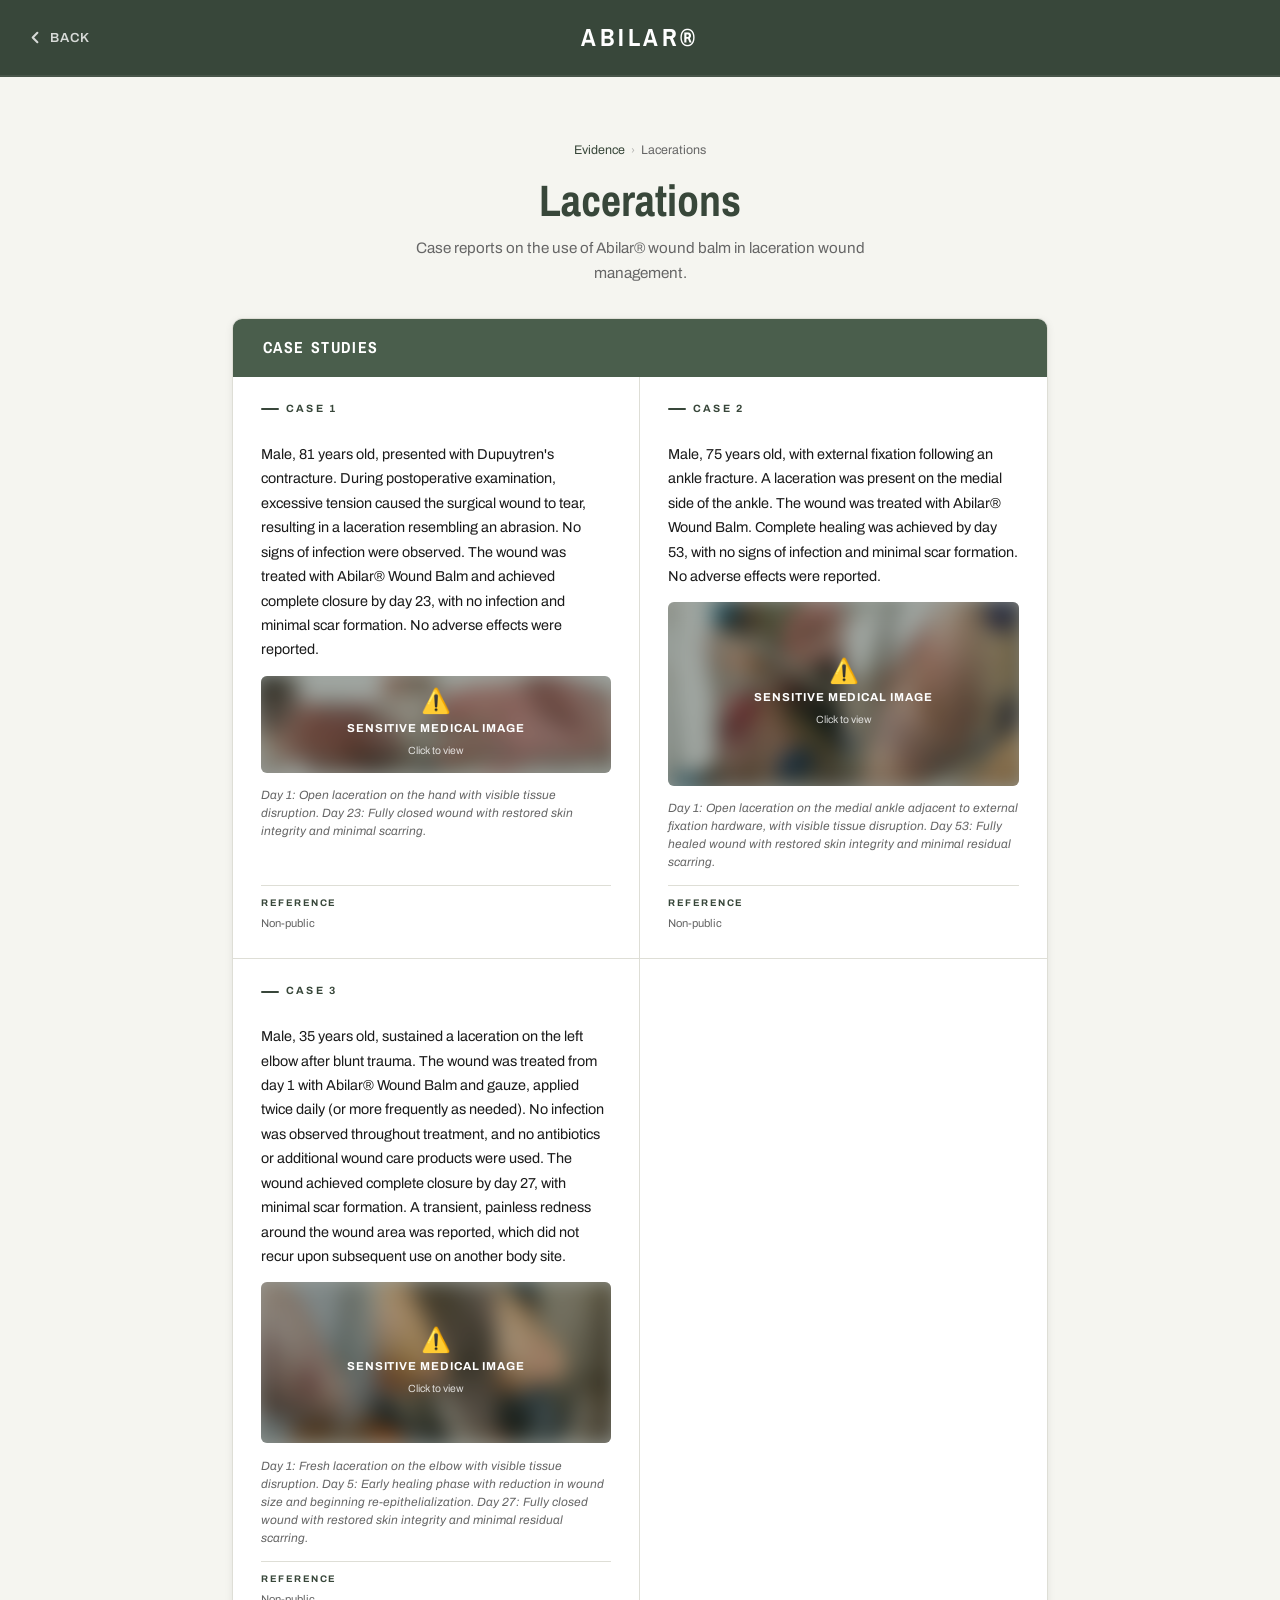
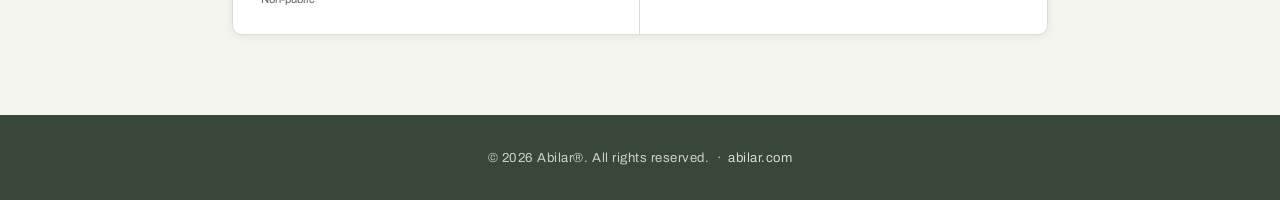
<file: lacerations.html>
<!DOCTYPE html>
<html lang="en">
<head>
  <meta charset="UTF-8" />
  <meta name="viewport" content="width=device-width, initial-scale=1.0" />
  <title>Abilar&reg; — Lacerations Evidence</title>
  <link rel="stylesheet" href="styles.css?v=10" />
</head>
<body>
  <div class="page-wrapper">

    <!-- Header -->
    <header class="site-header">
      <a href="abilar.html" class="back-link" aria-label="Back to Evidence">
        <svg viewBox="0 0 16 16" fill="none" stroke="currentColor" stroke-width="2.2"
             stroke-linecap="round" stroke-linejoin="round" aria-hidden="true">
          <path d="M10 3 L5 8 L10 13"/>
        </svg>
        <span>Back</span>
      </a>
      <a href="index.html" class="site-logo">Abilar&reg;</a>
    </header>

    <!-- Main -->
    <main class="main-content">
      <section class="detail-section">

        <!-- Page header -->
        <div class="detail-header fade-in">
          <nav class="breadcrumb" aria-label="Breadcrumb">
            <a href="abilar.html">Evidence</a>
            <span class="breadcrumb__sep" aria-hidden="true">›</span>
            <span>Lacerations</span>
          </nav>
          <h1 class="detail-title">Lacerations</h1>
          <p class="detail-subtitle">
            Case reports on the use of Abilar&reg; wound balm in laceration
            wound management.
          </p>
        </div>

        <!-- Case Studies -->
        <article class="case-card fade-in fade-in--delay-1">
          <div class="case-card__header">
            <h2 class="case-card__heading">Case Studies</h2>
          </div>
          <div class="case-card__grid--four">

            <!-- Case 1 -->
            <div class="case-subbox">
              <p class="case-subbox__num">Case 1</p>
              <p class="case-subbox__text">
                Male, 81 years old, presented with Dupuytren's contracture. During
                postoperative examination, excessive tension caused the surgical wound to
                tear, resulting in a laceration resembling an abrasion. No signs of infection
                were observed. The wound was treated with Abilar&reg; Wound Balm and achieved
                complete closure by day 23, with no infection and minimal scar formation.
                No adverse effects were reported.
              </p>
              <div class="case-img-wrapper" onclick="this.classList.toggle('revealed')" role="button" tabindex="0"
                   onkeydown="if(event.key==='Enter'||event.key===' ')this.classList.toggle('revealed')"
                   aria-label="Sensitive medical image — click to reveal">
                <img class="case-subbox__img"
                     src="assets/Laceration 1.png"
                     alt="Day 1: Open laceration on the hand with visible tissue disruption. Day 23: Fully closed wound with restored skin integrity and minimal scarring."
                     loading="lazy" />
                <div class="case-img-warning" aria-hidden="true">
                  <span class="case-img-warning__icon">⚠️</span>
                  <span class="case-img-warning__title">Sensitive medical image</span>
                  <span class="case-img-warning__hint">Click to view</span>
                </div>
              </div>
              <p class="case-subbox__caption">Day 1: Open laceration on the hand with visible tissue disruption. Day 23: Fully closed wound with restored skin integrity and minimal scarring.</p>
              <div class="case-subbox__ref">
                <span class="case-subbox__ref-label">Reference</span>
                Non-public
              </div>
            </div>

            <!-- Case 2 -->
            <div class="case-subbox">
              <p class="case-subbox__num">Case 2</p>
              <p class="case-subbox__text">
                Male, 75 years old, with external fixation following an ankle fracture. A
                laceration was present on the medial side of the ankle. The wound was treated
                with Abilar&reg; Wound Balm. Complete healing was achieved by day 53, with no
                signs of infection and minimal scar formation. No adverse effects were
                reported.
              </p>
              <div class="case-img-wrapper" onclick="this.classList.toggle('revealed')" role="button" tabindex="0"
                   onkeydown="if(event.key==='Enter'||event.key===' ')this.classList.toggle('revealed')"
                   aria-label="Sensitive medical image — click to reveal">
                <img class="case-subbox__img"
                     src="assets/Laceration 2.png"
                     alt="Day 1: Open laceration on the medial ankle adjacent to external fixation hardware. Day 53: Fully healed wound with restored skin integrity and minimal residual scarring."
                     loading="lazy" />
                <div class="case-img-warning" aria-hidden="true">
                  <span class="case-img-warning__icon">⚠️</span>
                  <span class="case-img-warning__title">Sensitive medical image</span>
                  <span class="case-img-warning__hint">Click to view</span>
                </div>
              </div>
              <p class="case-subbox__caption">Day 1: Open laceration on the medial ankle adjacent to external fixation hardware, with visible tissue disruption. Day 53: Fully healed wound with restored skin integrity and minimal residual scarring.</p>
              <div class="case-subbox__ref">
                <span class="case-subbox__ref-label">Reference</span>
                Non-public
              </div>
            </div>

            <!-- Case 3 -->
            <div class="case-subbox">
              <p class="case-subbox__num">Case 3</p>
              <p class="case-subbox__text">
                Male, 35 years old, sustained a laceration on the left elbow after blunt
                trauma. The wound was treated from day 1 with Abilar&reg; Wound Balm and gauze,
                applied twice daily (or more frequently as needed). No infection was observed
                throughout treatment, and no antibiotics or additional wound care products
                were used. The wound achieved complete closure by day 27, with minimal scar
                formation. A transient, painless redness around the wound area was reported,
                which did not recur upon subsequent use on another body site.
              </p>
              <div class="case-img-wrapper" onclick="this.classList.toggle('revealed')" role="button" tabindex="0"
                   onkeydown="if(event.key==='Enter'||event.key===' ')this.classList.toggle('revealed')"
                   aria-label="Sensitive medical image — click to reveal">
                <img class="case-subbox__img"
                     src="assets/Laceration 3.png"
                     alt="Day 1: Fresh laceration on the elbow. Day 5: Early healing phase. Day 27: Fully closed wound with minimal residual scarring."
                     loading="lazy" />
                <div class="case-img-warning" aria-hidden="true">
                  <span class="case-img-warning__icon">⚠️</span>
                  <span class="case-img-warning__title">Sensitive medical image</span>
                  <span class="case-img-warning__hint">Click to view</span>
                </div>
              </div>
              <p class="case-subbox__caption">Day 1: Fresh laceration on the elbow with visible tissue disruption. Day 5: Early healing phase with reduction in wound size and beginning re-epithelialization. Day 27: Fully closed wound with restored skin integrity and minimal residual scarring.</p>
              <div class="case-subbox__ref">
                <span class="case-subbox__ref-label">Reference</span>
                Non-public
              </div>
            </div>

          </div>
        </article>

      </section>
    </main>

    <!-- Footer -->
    <footer class="site-footer">
      <p>&copy; 2026 Abilar&reg;. All rights reserved.
        &nbsp;·&nbsp;
        <a href="https://abilar.com" target="_blank" rel="noopener">abilar.com</a>
      </p>
    </footer>

  </div>
</body>
</html>
</file>
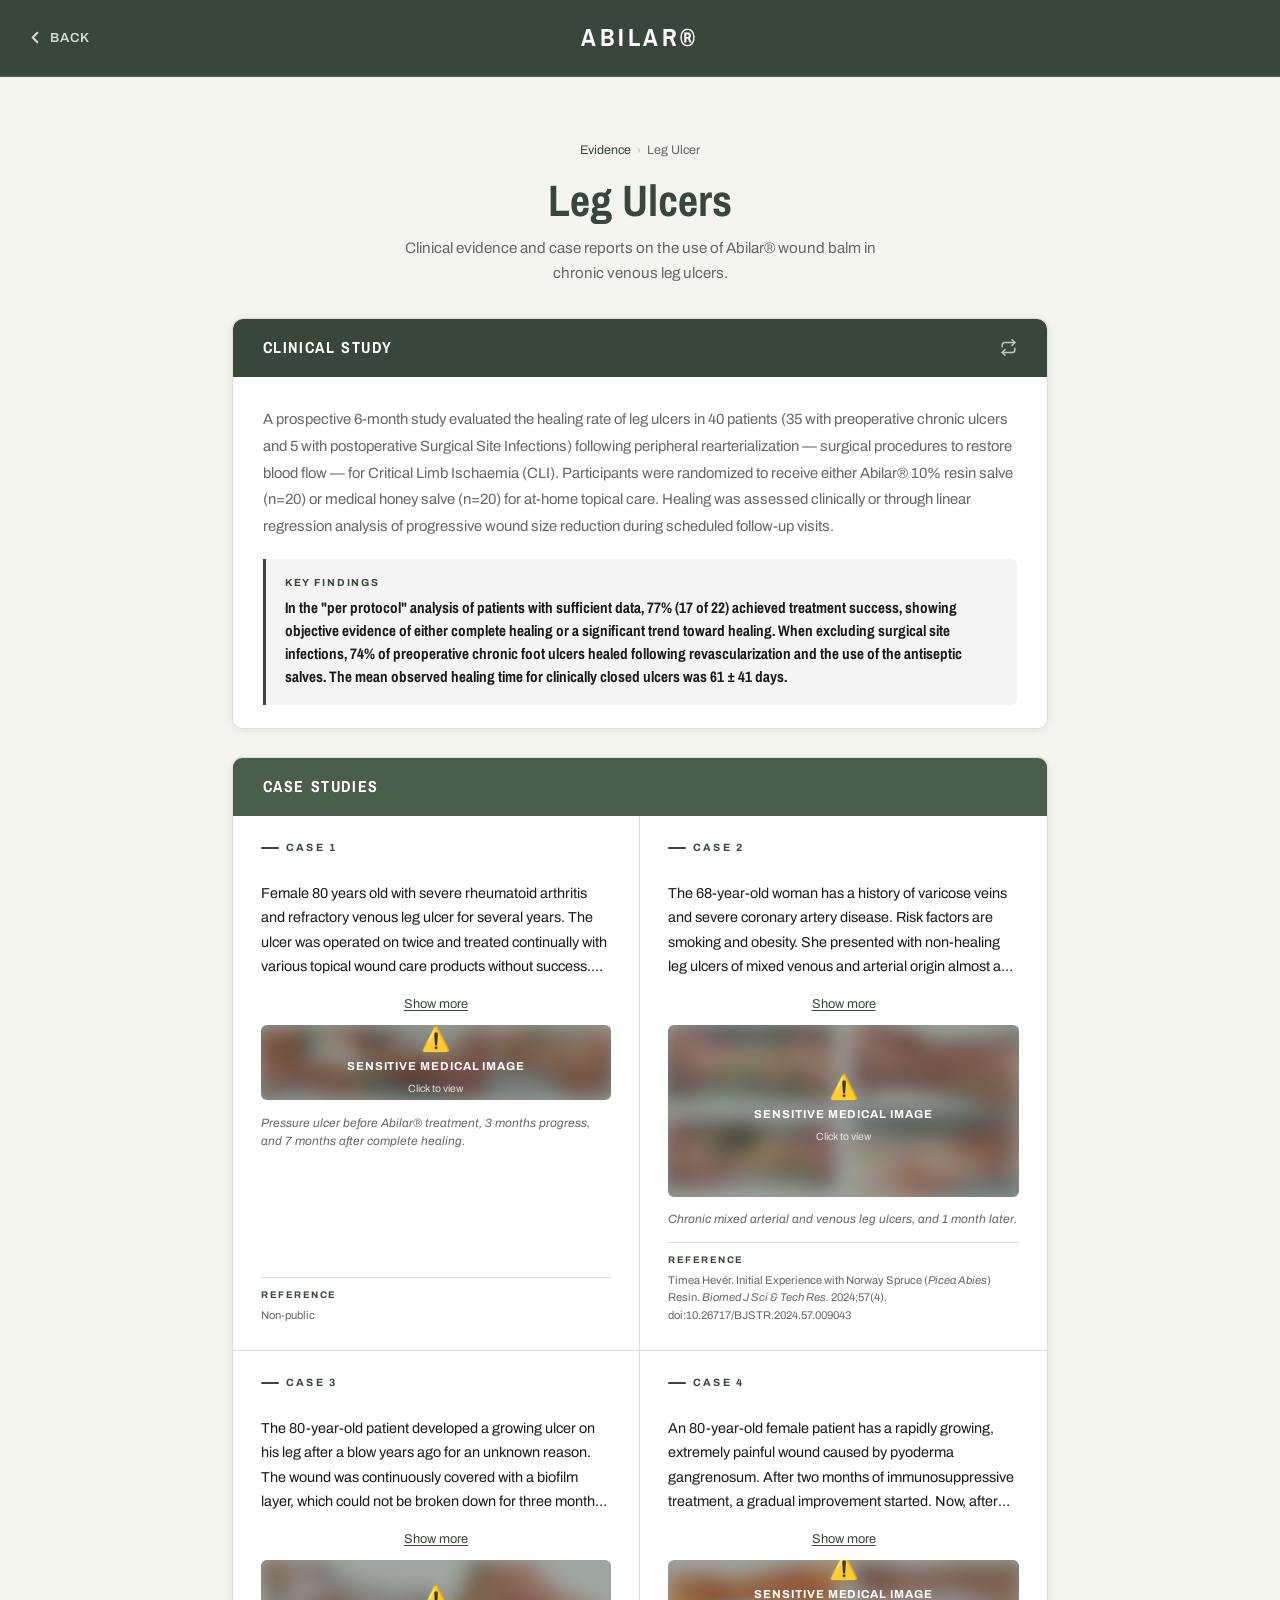
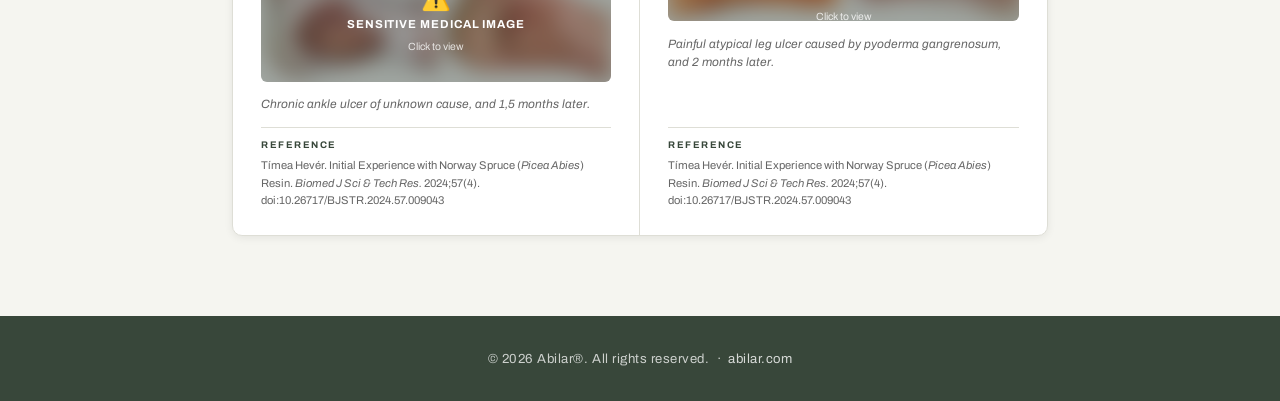
<file: leg-ulcer.html>
<!DOCTYPE html>
<html lang="en">
<head>
  <meta charset="UTF-8" />
  <meta name="viewport" content="width=device-width, initial-scale=1.0" />
  <title>Abilar&reg; — Leg Ulcer Evidence</title>
  <link rel="stylesheet" href="styles.css?v=3" />
</head>
<body>
  <div class="page-wrapper">

    <!-- Header -->
    <header class="site-header">
      <a href="abilar.html" class="back-link" aria-label="Back to Evidence">
        <svg viewBox="0 0 16 16" fill="none" stroke="currentColor" stroke-width="2.2"
             stroke-linecap="round" stroke-linejoin="round" aria-hidden="true">
          <path d="M10 3 L5 8 L10 13"/>
        </svg>
        <span>Back</span>
      </a>
      <a href="index.html" class="site-logo">Abilar&reg;</a>
    </header>

    <!-- Main -->
    <main class="main-content">
      <section class="detail-section">

        <!-- Page header -->
        <div class="detail-header fade-in">
          <nav class="breadcrumb" aria-label="Breadcrumb">
            <a href="abilar.html">Evidence</a>
            <span class="breadcrumb__sep" aria-hidden="true">›</span>
            <span>Leg Ulcer</span>
          </nav>
          <h1 class="detail-title">Leg Ulcers</h1>
          <p class="detail-subtitle">
            Clinical evidence and case reports on the use of Abilar&reg; wound balm
            in chronic venous leg ulcers.
          </p>
        </div>

        <!-- Box 1: Clinical Study (flip card) -->
        <div class="flip-card fade-in fade-in--delay-1" id="leg-clinical-flip">

          <!-- Sizer: invisible clone of front content, gives wrapper real height -->
          <div class="flip-card__sizer" aria-hidden="true">
            <div class="clinical-card__header" style="padding:1.2rem 1.85rem;">
              <h2 class="clinical-card__heading">Clinical Study</h2>
            </div>
            <div class="clinical-card__body">
              <p class="clinical-card__desc">
                A prospective 6-month study evaluated the healing rate of leg ulcers in
                40 patients (35 with preoperative chronic ulcers and 5 with postoperative
                Surgical Site Infections) following peripheral rearterialization — surgical
                procedures to restore blood flow — for Critical Limb Ischaemia (CLI).
                Participants were randomized to receive either Abilar&reg; 10% resin salve (n=20)
                or medical honey salve (n=20) for at-home topical care. Healing was assessed
                clinically or through linear regression analysis of progressive wound size
                reduction during scheduled follow-up visits.
              </p>
              <div class="clinical-card__finding">
                <p class="clinical-card__finding-label">Key Findings</p>
                <p class="clinical-card__finding-text">
                  In the "per protocol" analysis of patients with sufficient data, 77%
                  (17 of 22) achieved treatment success, showing objective evidence of either
                  complete healing or a significant trend toward healing. When excluding
                  surgical site infections, 74% of preoperative chronic foot ulcers healed
                  following revascularization and the use of the antiseptic salves. The mean
                  observed healing time for clinically closed ulcers was 61&nbsp;±&nbsp;41 days.
                </p>
              </div>
            </div>
          </div>

          <article class="clinical-card">

            <!-- FRONT FACE -->
            <div class="flip-card__face flip-card__face--front">
              <div class="clinical-card__header" role="button" tabindex="0"
                   aria-label="Flip card to see publication details"
                   onclick="document.getElementById('leg-clinical-flip').classList.add('is-flipped')"
                   onkeydown="if(event.key==='Enter'||event.key===' ')document.getElementById('leg-clinical-flip').classList.add('is-flipped')">
                <h2 class="clinical-card__heading">Clinical Study</h2>
                <!-- Flip icon hint -->
                <svg class="flip-card__icon" viewBox="0 0 24 24" fill="none"
                     stroke="currentColor" stroke-width="2" stroke-linecap="round"
                     stroke-linejoin="round" aria-hidden="true">
                  <path d="M17 1l4 4-4 4"/>
                  <path d="M3 11V9a4 4 0 014-4h14"/>
                  <path d="M7 23l-4-4 4-4"/>
                  <path d="M21 13v2a4 4 0 01-4 4H3"/>
                </svg>
              </div>
              <div class="clinical-card__body">
                <p class="clinical-card__desc">
                  A prospective 6-month study evaluated the healing rate of leg ulcers in
                  40 patients (35 with preoperative chronic ulcers and 5 with postoperative
                  Surgical Site Infections) following peripheral rearterialization — surgical
                  procedures to restore blood flow — for Critical Limb Ischaemia (CLI).
                  Participants were randomized to receive either Abilar&reg; 10% resin salve (n=20)
                  or medical honey salve (n=20) for at-home topical care. Healing was assessed
                  clinically or through linear regression analysis of progressive wound size
                  reduction during scheduled follow-up visits.
                </p>
                <div class="clinical-card__finding">
                  <p class="clinical-card__finding-label">Key Findings</p>
                  <p class="clinical-card__finding-text">
                    In the "per protocol" analysis of patients with sufficient data, 77%
                    (17 of 22) achieved treatment success, showing objective evidence of either
                    complete healing or a significant trend toward healing. When excluding
                    surgical site infections, 74% of preoperative chronic foot ulcers healed
                    following revascularization and the use of the antiseptic salves. The mean
                    observed healing time for clinically closed ulcers was 61&nbsp;±&nbsp;41 days.
                  </p>
                </div>
              </div>
            </div><!-- /FRONT FACE -->

            <!-- BACK FACE -->
            <div class="flip-card__face flip-card__face--back">

              <!-- Left: journal cover image -->
              <div class="flip-back__image-col">
                <img src="assets/leg_screenshot.png"
                     alt="Journal article cover — Peripheral Rearterialization for Critical Limb Ischaemia and Antiseptic Resin or Honey Salve"
                     loading="lazy" />
              </div>

              <!-- Right: download + reference -->
              <div class="flip-back__info-col">

                <!-- Download -->
                <div>
                  <p class="flip-back__ref-label">Download</p>
                  <a class="flip-back__download-btn"
                     href="assets/leg_pdf.pdf"
                     download="Abilar&reg;_Leg_Ulcer_Clinical_Study.pdf"
                     target="_blank" rel="noopener">
                    <svg viewBox="0 0 24 24" fill="none" stroke="currentColor"
                         stroke-width="2.2" stroke-linecap="round" stroke-linejoin="round"
                         aria-hidden="true">
                      <path d="M21 15v4a2 2 0 01-2 2H5a2 2 0 01-2-2v-4"/>
                      <polyline points="7 10 12 15 17 10"/>
                      <line x1="12" y1="15" x2="12" y2="3"/>
                    </svg>
                    Download PDF
                  </a>
                </div>

                <!-- Reference -->
                <div>
                  <p class="flip-back__ref-label">Reference</p>
                  <p class="flip-back__ref-text">
                    Auvinen T, Haapakorva E, Sipponen A, Mäkinen K, Jokinen JJ.
                    Peripheral Rearterialization for Critical Limb Ischaemia and Antiseptic
                    Resin or Honey Salve in Postoperative Ulcer Care Results in Healing Rate
                    Of Leg Ulcers in Three Quarters of Cases. A Prospective Clinical Follow-up
                    of 35 Patients with Preoperative Chronic Ulcer and 5 Patients with
                    Post-Surgery Wound (Surgical Site Infection).
                    <em>Journal of Surgery.</em> 2020;5:1328.
                    doi:10.29011/2575-9760.001328
                  </p>
                </div>

                <!-- Flip back hint -->
                <p class="flip-back__hint"
                   role="button" tabindex="0"
                   onclick="document.getElementById('leg-clinical-flip').classList.remove('is-flipped')"
                   onkeydown="if(event.key==='Enter'||event.key===' ')document.getElementById('leg-clinical-flip').classList.remove('is-flipped')">
                  <svg viewBox="0 0 24 24" fill="none" stroke="currentColor"
                       stroke-width="2" stroke-linecap="round" stroke-linejoin="round"
                       aria-hidden="true">
                    <path d="M15 18l-6-6 6-6"/>
                  </svg>
                  Back to study
                </p>

              </div>
            </div><!-- /BACK FACE -->

          </article>
        </div><!-- /flip-card -->

        <!-- Box 2: Case Studies -->
        <article class="case-card fade-in fade-in--delay-2">
          <div class="case-card__header">
            <h2 class="case-card__heading">Case Studies</h2>
          </div>
          <div class="case-card__grid--four">

            <!-- Case 1 -->
            <div class="case-subbox">
              <p class="case-subbox__num">Case 1</p>
              <p class="case-subbox__text case-subbox__text--clamped">
                Female 80 years old with severe rheumatoid arthritis and refractory venous leg ulcer
                for several years. The ulcer was operated on twice and treated continually with various
                topical wound care products without success. Abilar&reg; Wound Balm treatment was initiated
                and salve was applied once a day. After 3 months, signs of small, epithelialized islets
                can be seen. The ulcer was completely healed after 7 months of Abilar&reg; treatment.
              </p>
              <button class="case-text-toggle" onclick="toggleCaseText(this)">Show more</button>
              <div class="case-img-wrapper" onclick="this.classList.toggle('revealed')" role="button" tabindex="0"
                   onkeydown="if(event.key==='Enter'||event.key===' ')this.classList.toggle('revealed')"
                   aria-label="Sensitive medical image — click to reveal">
                <img class="case-subbox__img"
                     src="assets/leg-ulcer-case-1.png"
                     alt="Pressure ulcer before Abilar&reg; treatment, 3 months progress, and 7 months after complete healing"
                     loading="lazy" />
                <div class="case-img-warning" aria-hidden="true">
                  <span class="case-img-warning__icon">⚠️</span>
                  <span class="case-img-warning__title">Sensitive medical image</span>
                  <span class="case-img-warning__hint">Click to view</span>
                </div>
              </div>
              <p class="case-subbox__caption">Pressure ulcer before Abilar&reg; treatment, 3 months progress, and 7 months after complete healing.</p>
              <div class="case-subbox__ref">
                <span class="case-subbox__ref-label">Reference</span>
                Non-public
              </div>
            </div>

            <!-- Case 2 -->
            <div class="case-subbox">
              <p class="case-subbox__num">Case 2</p>
              <p class="case-subbox__text case-subbox__text--clamped">
                The 68-year-old woman has a history of varicose veins and severe coronary artery disease.
                Risk factors are smoking and obesity. She presented with non-healing leg ulcers of mixed
                venous and arterial origin almost a year ago. After percutaneous coronary intervention,
                bilateral venous crossectomy, right femoral artery and popliteal 2nd segment
                thrombendarterectomy, and femoropopliteal bypass surgery were performed. The leg wound
                was rapidly drying up, covered with black necrosis, which, with the use of Abilar&reg;, was
                detachable within one month; the necrosis and plaque were increasingly dissolving, and
                granulation was starting.
              </p>
              <button class="case-text-toggle" onclick="toggleCaseText(this)">Show more</button>
              <div class="case-img-wrapper" onclick="this.classList.toggle('revealed')" role="button" tabindex="0"
                   onkeydown="if(event.key==='Enter'||event.key===' ')this.classList.toggle('revealed')"
                   aria-label="Sensitive medical image — click to reveal">
                <img class="case-subbox__img"
                     src="assets/leg-ulcer-case-2.png"
                     alt="Chronic mixed arterial and venous leg ulcers, and 1 month later"
                     loading="lazy" />
                <div class="case-img-warning" aria-hidden="true">
                  <span class="case-img-warning__icon">⚠️</span>
                  <span class="case-img-warning__title">Sensitive medical image</span>
                  <span class="case-img-warning__hint">Click to view</span>
                </div>
              </div>
              <p class="case-subbox__caption">Chronic mixed arterial and venous leg ulcers, and 1 month later.</p>
              <div class="case-subbox__ref">
                <span class="case-subbox__ref-label">Reference</span>
                Tímea Hevér. Initial Experience with Norway Spruce (<em>Picea Abies</em>) Resin.
                <em>Biomed J Sci &amp; Tech Res.</em> 2024;57(4).
                doi:10.26717/BJSTR.2024.57.009043
              </div>
            </div>

            <!-- Case 3 -->
            <div class="case-subbox">
              <p class="case-subbox__num">Case 3</p>
              <p class="case-subbox__text case-subbox__text--clamped">
                The 80-year-old patient developed a growing ulcer on his leg after a blow years ago
                for an unknown reason. The wound was continuously covered with a biofilm layer, which
                could not be broken down for three months, despite various dressings and treatment
                methods. Abilar&reg; treatment started on the patient gradually broke down the biofilm and
                within a month and a half the wound started to granulate.
              </p>
              <button class="case-text-toggle" onclick="toggleCaseText(this)">Show more</button>
              <div class="case-img-wrapper" onclick="this.classList.toggle('revealed')" role="button" tabindex="0"
                   onkeydown="if(event.key==='Enter'||event.key===' ')this.classList.toggle('revealed')"
                   aria-label="Sensitive medical image — click to reveal">
                <img class="case-subbox__img"
                     src="assets/leg-ulcer-case-3.png"
                     alt="Chronic ankle ulcer of unknown cause, and 1.5 months later"
                     loading="lazy" />
                <div class="case-img-warning" aria-hidden="true">
                  <span class="case-img-warning__icon">⚠️</span>
                  <span class="case-img-warning__title">Sensitive medical image</span>
                  <span class="case-img-warning__hint">Click to view</span>
                </div>
              </div>
              <p class="case-subbox__caption">Chronic ankle ulcer of unknown cause, and 1,5 months later.</p>
              <div class="case-subbox__ref">
                <span class="case-subbox__ref-label">Reference</span>
                Tímea Hevér. Initial Experience with Norway Spruce (<em>Picea Abies</em>) Resin.
                <em>Biomed J Sci &amp; Tech Res.</em> 2024;57(4).
                doi:10.26717/BJSTR.2024.57.009043
              </div>
            </div>

            <!-- Case 4 -->
            <div class="case-subbox">
              <p class="case-subbox__num">Case 4</p>
              <p class="case-subbox__text case-subbox__text--clamped">
                An 80-year-old female patient has a rapidly growing, extremely painful wound caused by
                pyoderma gangrenosum. After two months of immunosuppressive treatment, a gradual
                improvement started. Now, after two months of Abilar&reg; use, the wound bed has levelled
                out and the wound edges have started to exfoliate spectacularly.
              </p>
              <button class="case-text-toggle" onclick="toggleCaseText(this)">Show more</button>
              <div class="case-img-wrapper" onclick="this.classList.toggle('revealed')" role="button" tabindex="0"
                   onkeydown="if(event.key==='Enter'||event.key===' ')this.classList.toggle('revealed')"
                   aria-label="Sensitive medical image — click to reveal">
                <img class="case-subbox__img"
                     src="assets/leg-ulcer-case-4.png"
                     alt="Painful atypical leg ulcer caused by pyoderma gangrenosum, and 2 months later"
                     loading="lazy" />
                <div class="case-img-warning" aria-hidden="true">
                  <span class="case-img-warning__icon">⚠️</span>
                  <span class="case-img-warning__title">Sensitive medical image</span>
                  <span class="case-img-warning__hint">Click to view</span>
                </div>
              </div>
              <p class="case-subbox__caption">Painful atypical leg ulcer caused by pyoderma gangrenosum, and 2 months later.</p>
              <div class="case-subbox__ref">
                <span class="case-subbox__ref-label">Reference</span>
                Tímea Hevér. Initial Experience with Norway Spruce (<em>Picea Abies</em>) Resin.
                <em>Biomed J Sci &amp; Tech Res.</em> 2024;57(4).
                doi:10.26717/BJSTR.2024.57.009043
              </div>
            </div>

          </div>
        </article>

      </section>
    </main>

    <!-- Footer -->
    <footer class="site-footer">
      <p>&copy; 2026 Abilar&reg;. All rights reserved.
        &nbsp;·&nbsp;
        <a href="https://abilar.com" target="_blank" rel="noopener">abilar.com</a>
      </p>
    </footer>

  </div>
  <script>
    function toggleCaseText(btn) {
      var text = btn.previousElementSibling;
      var expanded = text.classList.toggle('is-expanded');
      btn.textContent = expanded ? 'Show less' : 'Show more';
    }
  </script>
</body>
</html>
</file>
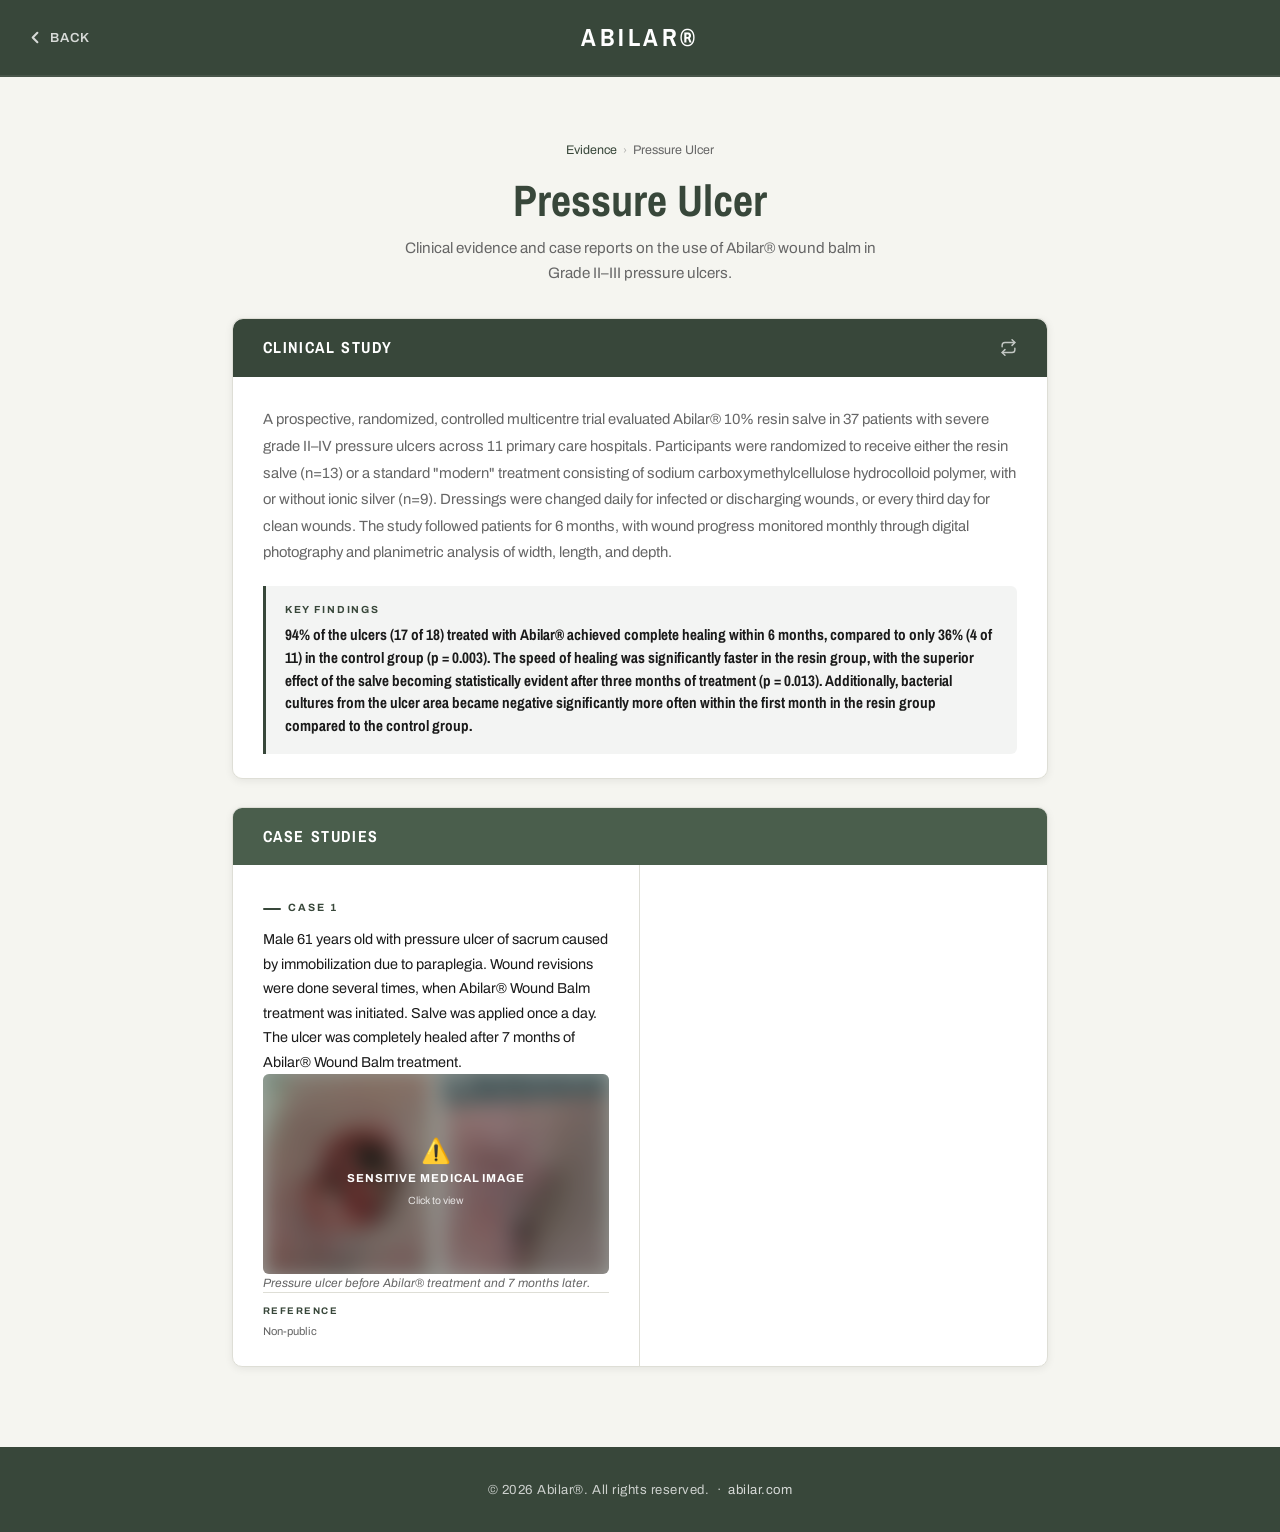
<file: pressure-ulcer.html>
<!DOCTYPE html>
<html lang="en">
<head>
  <meta charset="UTF-8" />
  <meta name="viewport" content="width=device-width, initial-scale=1.0" />
  <title>Abilar&reg; — Pressure Ulcer Evidence</title>
  <link rel="stylesheet" href="styles.css?v=11" />
</head>
<body>
  <div class="page-wrapper">

    <!-- Header -->
    <header class="site-header">
      <a href="abilar.html" class="back-link" aria-label="Back to Evidence">
        <svg viewBox="0 0 16 16" fill="none" stroke="currentColor" stroke-width="2.2"
             stroke-linecap="round" stroke-linejoin="round" aria-hidden="true">
          <path d="M10 3 L5 8 L10 13"/>
        </svg>
        <span>Back</span>
      </a>
      <a href="index.html" class="site-logo">Abilar&reg;</a>
    </header>

    <!-- Main -->
    <main class="main-content">
      <section class="detail-section">

        <!-- Page header -->
        <div class="detail-header fade-in">
          <nav class="breadcrumb" aria-label="Breadcrumb">
            <a href="abilar.html">Evidence</a>
            <span class="breadcrumb__sep" aria-hidden="true">›</span>
            <span>Pressure Ulcer</span>
          </nav>
          <h1 class="detail-title">Pressure Ulcer</h1>
          <p class="detail-subtitle">
            Clinical evidence and case reports on the use of Abilar&reg; wound balm
            in Grade II–III pressure ulcers.
          </p>
        </div>

        <!-- Box 1: Clinical Study (flip card) -->
        <div class="flip-card fade-in fade-in--delay-1" id="pressure-clinical-flip">

          <!-- Sizer: invisible clone of front content, gives wrapper real height -->
          <div class="flip-card__sizer" aria-hidden="true">
            <div class="clinical-card__header" style="padding:1.2rem 1.85rem;">
              <h2 class="clinical-card__heading">Clinical Study</h2>
            </div>
            <div class="clinical-card__body">
              <p class="clinical-card__desc">
                A prospective, randomized, controlled multicentre trial evaluated Abilar&reg; 10%
                resin salve in 37 patients with severe grade II–IV pressure ulcers across
                11 primary care hospitals. Participants were randomized to receive either the
                resin salve (n=13) or a standard "modern" treatment consisting of sodium
                carboxymethylcellulose hydrocolloid polymer, with or without ionic silver
                (n=9). Dressings were changed daily for infected or discharging wounds, or
                every third day for clean wounds. The study followed patients for 6 months,
                with wound progress monitored monthly through digital photography and
                planimetric analysis of width, length, and depth.
              </p>
              <div class="clinical-card__finding">
                <p class="clinical-card__finding-label">Key Findings</p>
                <p class="clinical-card__finding-text">
                  94% of the ulcers (17 of 18) treated with Abilar&reg; achieved complete healing
                  within 6 months, compared to only 36% (4 of 11) in the control group
                  (p&nbsp;=&nbsp;0.003). The speed of healing was significantly faster in the
                  resin group, with the superior effect of the salve becoming statistically
                  evident after three months of treatment (p&nbsp;=&nbsp;0.013). Additionally,
                  bacterial cultures from the ulcer area became negative significantly more
                  often within the first month in the resin group compared to the control group.
                </p>
              </div>
            </div>
          </div>

          <article class="clinical-card">

            <!-- FRONT FACE -->
            <div class="flip-card__face flip-card__face--front">
              <div class="clinical-card__header" role="button" tabindex="0"
                   aria-label="Flip card to see publication details"
                   onclick="document.getElementById('pressure-clinical-flip').classList.add('is-flipped')"
                   onkeydown="if(event.key==='Enter'||event.key===' ')document.getElementById('pressure-clinical-flip').classList.add('is-flipped')">
                <h2 class="clinical-card__heading">Clinical Study</h2>
                <!-- Flip icon hint -->
                <svg class="flip-card__icon" viewBox="0 0 24 24" fill="none"
                     stroke="currentColor" stroke-width="2" stroke-linecap="round"
                     stroke-linejoin="round" aria-hidden="true">
                  <path d="M17 1l4 4-4 4"/>
                  <path d="M3 11V9a4 4 0 014-4h14"/>
                  <path d="M7 23l-4-4 4-4"/>
                  <path d="M21 13v2a4 4 0 01-4 4H3"/>
                </svg>
              </div>
              <div class="clinical-card__body">
                <p class="clinical-card__desc">
                  A prospective, randomized, controlled multicentre trial evaluated Abilar&reg; 10%
                  resin salve in 37 patients with severe grade II–IV pressure ulcers across
                  11 primary care hospitals. Participants were randomized to receive either the
                  resin salve (n=13) or a standard "modern" treatment consisting of sodium
                  carboxymethylcellulose hydrocolloid polymer, with or without ionic silver
                  (n=9). Dressings were changed daily for infected or discharging wounds, or
                  every third day for clean wounds. The study followed patients for 6 months,
                  with wound progress monitored monthly through digital photography and
                  planimetric analysis of width, length, and depth.
                </p>
                <div class="clinical-card__finding">
                  <p class="clinical-card__finding-label">Key Findings</p>
                  <p class="clinical-card__finding-text">
                    94% of the ulcers (17 of 18) treated with Abilar&reg; achieved complete healing
                    within 6 months, compared to only 36% (4 of 11) in the control group
                    (p&nbsp;=&nbsp;0.003). The speed of healing was significantly faster in the
                    resin group, with the superior effect of the salve becoming statistically
                    evident after three months of treatment (p&nbsp;=&nbsp;0.013). Additionally,
                    bacterial cultures from the ulcer area became negative significantly more
                    often within the first month in the resin group compared to the control group.
                  </p>
                </div>
              </div>
            </div><!-- /FRONT FACE -->

            <!-- BACK FACE -->
            <div class="flip-card__face flip-card__face--back">

              <!-- Left: journal cover image -->
              <div class="flip-back__image-col">
                <img src="assets/pressure_screenshot.png"
                     alt="Journal article cover — Beneficial effect of resin salve in treatment of severe pressure ulcers"
                     loading="lazy" />
              </div>

              <!-- Right: download + reference -->
              <div class="flip-back__info-col">

                <!-- Download -->
                <div>
                  <p class="flip-back__ref-label">Download</p>
                  <a class="flip-back__download-btn"
                     href="assets/pressure_pdf.pdf"
                     download="Abilar&reg;_Pressure_Ulcer_Clinical_Study.pdf"
                     target="_blank" rel="noopener">
                    <svg viewBox="0 0 24 24" fill="none" stroke="currentColor"
                         stroke-width="2.2" stroke-linecap="round" stroke-linejoin="round"
                         aria-hidden="true">
                      <path d="M21 15v4a2 2 0 01-2 2H5a2 2 0 01-2-2v-4"/>
                      <polyline points="7 10 12 15 17 10"/>
                      <line x1="12" y1="15" x2="12" y2="3"/>
                    </svg>
                    Download PDF
                  </a>
                </div>

                <!-- Reference -->
                <div>
                  <p class="flip-back__ref-label">Reference</p>
                  <p class="flip-back__ref-text">
                    Sipponen A, Jokinen JJ, Sipponen P, Papp A, Sarna S, Lohi J.
                    Beneficial effect of resin salve in treatment of severe pressure ulcers:
                    A prospective, randomized and controlled multicentre trial.
                    <em>British Journal of Dermatology.</em> 2008 May;158(5):1055–62.
                    doi:10.1111/j.1365-2133.2008.08461.x
                    PubMed PMID: 18284391.
                  </p>
                </div>

                <!-- Flip back hint -->
                <p class="flip-back__hint"
                   role="button" tabindex="0"
                   onclick="document.getElementById('pressure-clinical-flip').classList.remove('is-flipped')"
                   onkeydown="if(event.key==='Enter'||event.key===' ')document.getElementById('pressure-clinical-flip').classList.remove('is-flipped')">
                  <svg viewBox="0 0 24 24" fill="none" stroke="currentColor"
                       stroke-width="2" stroke-linecap="round" stroke-linejoin="round"
                       aria-hidden="true">
                    <path d="M15 18l-6-6 6-6"/>
                  </svg>
                  Back to study
                </p>

              </div>
            </div><!-- /BACK FACE -->

          </article>
        </div><!-- /flip-card -->

        <!-- Box 2: Case Studies -->
        <article class="case-card fade-in fade-in--delay-2">
          <div class="case-card__header">
            <h2 class="case-card__heading">Case Studies</h2>
          </div>
          <div class="case-card__grid">

            <!-- Case 1 -->
            <div class="case-subbox">
              <p class="case-subbox__num">Case 1</p>
              <p class="case-subbox__text">
                Male 61 years old with pressure ulcer of sacrum caused by immobilization
                due to paraplegia. Wound revisions were done several times, when
                Abilar&reg; Wound Balm treatment was initiated. Salve was applied once a day.
                The ulcer was completely healed after 7 months of Abilar&reg; Wound Balm treatment.
              </p>
              <div class="case-img-wrapper" onclick="this.classList.toggle('revealed')" role="button" tabindex="0"
                   onkeydown="if(event.key==='Enter'||event.key===' ')this.classList.toggle('revealed')"
                   aria-label="Sensitive medical image — click to reveal">
                <img class="case-subbox__img"
                     src="assets/pressure-ulcer-case-1.png"
                     alt="Pressure ulcer before Abilar&reg; treatment and 7 months later"
                     loading="lazy" />
                <div class="case-img-warning" aria-hidden="true">
                  <span class="case-img-warning__icon">⚠️</span>
                  <span class="case-img-warning__title">Sensitive medical image</span>
                  <span class="case-img-warning__hint">Click to view</span>
                </div>
              </div>
              <p class="case-subbox__caption">Pressure ulcer before Abilar&reg; treatment and 7 months later.</p>
              <div class="case-subbox__ref">
                <span class="case-subbox__ref-label">Reference</span>
                Non-public
              </div>
            </div>

          </div>
        </article>

      </section>
    </main>

    <!-- Footer -->
    <footer class="site-footer">
      <p>&copy; 2026 Abilar&reg;. All rights reserved.
        &nbsp;·&nbsp;
        <a href="https://abilar.com" target="_blank" rel="noopener">abilar.com</a>
      </p>
    </footer>

  </div>
</body>
</html>
</file>
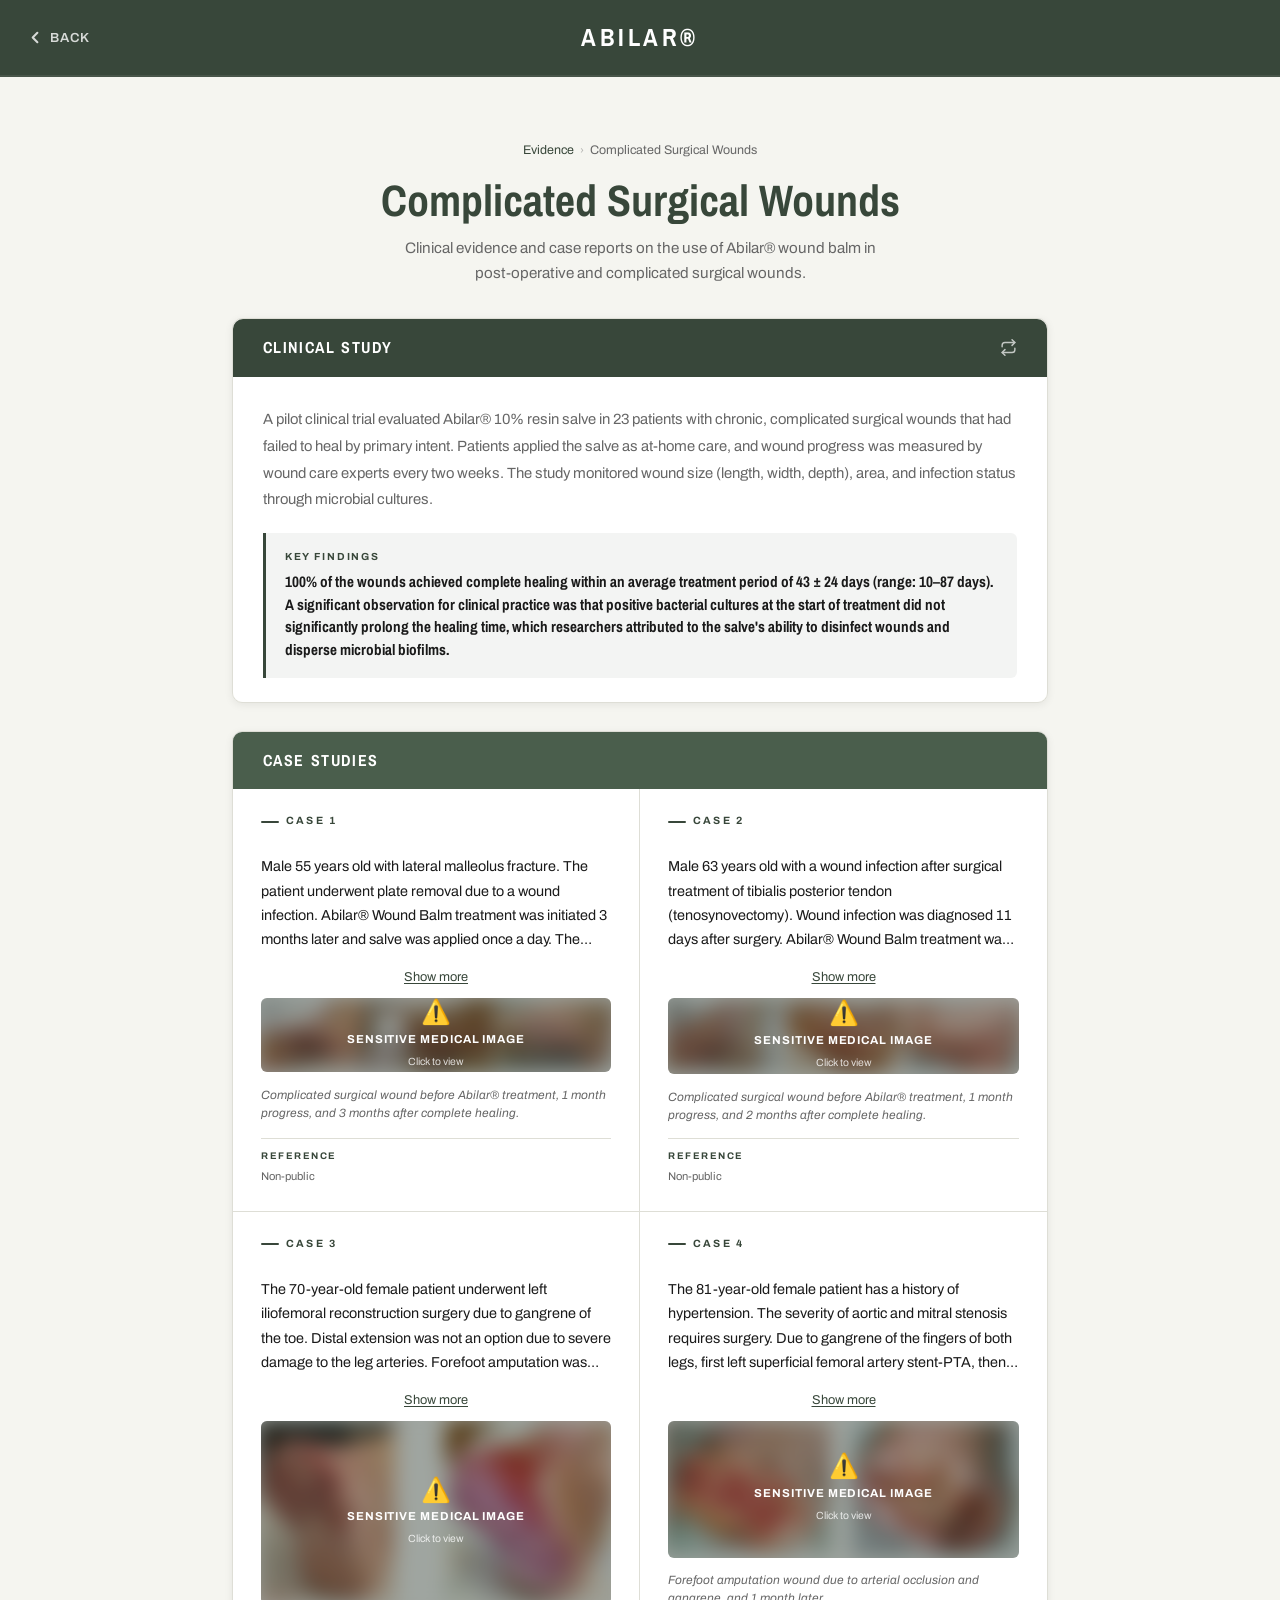
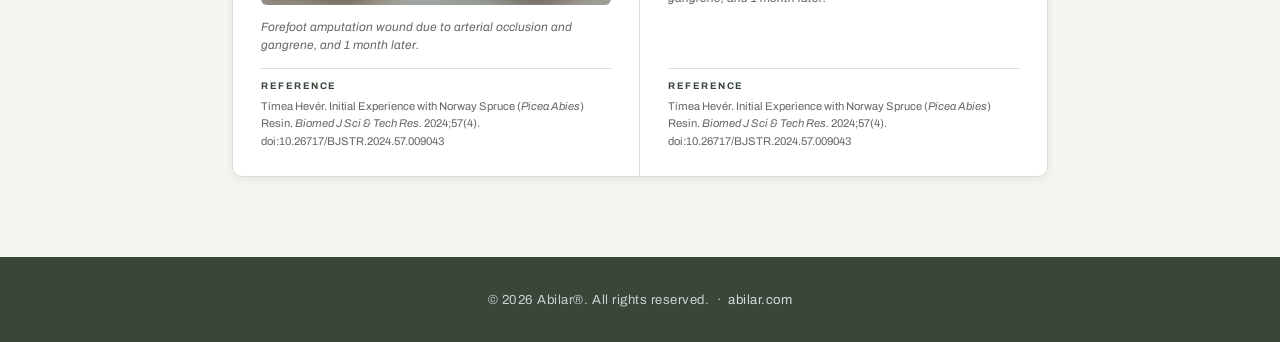
<file: surgical-wound.html>
<!DOCTYPE html>
<html lang="en">
<head>
  <meta charset="UTF-8" />
  <meta name="viewport" content="width=device-width, initial-scale=1.0" />
  <title>Abilar&reg; — Complicated Surgical Wounds Evidence</title>
  <link rel="stylesheet" href="styles.css?v=3" />
</head>
<body>
  <div class="page-wrapper">

    <!-- Header -->
    <header class="site-header">
      <a href="abilar.html" class="back-link" aria-label="Back to Evidence">
        <svg viewBox="0 0 16 16" fill="none" stroke="currentColor" stroke-width="2.2"
             stroke-linecap="round" stroke-linejoin="round" aria-hidden="true">
          <path d="M10 3 L5 8 L10 13"/>
        </svg>
        <span>Back</span>
      </a>
      <a href="index.html" class="site-logo">Abilar&reg;</a>
    </header>

    <!-- Main -->
    <main class="main-content">
      <section class="detail-section">

        <!-- Page header -->
        <div class="detail-header fade-in">
          <nav class="breadcrumb" aria-label="Breadcrumb">
            <a href="abilar.html">Evidence</a>
            <span class="breadcrumb__sep" aria-hidden="true">›</span>
            <span>Complicated Surgical Wounds</span>
          </nav>
          <h1 class="detail-title">Complicated Surgical Wounds</h1>
          <p class="detail-subtitle">
            Clinical evidence and case reports on the use of Abilar&reg; wound balm
            in post-operative and complicated surgical wounds.
          </p>
        </div>

        <!-- Box 1: Clinical Study (flip card) -->
        <div class="flip-card fade-in fade-in--delay-1" id="surgical-clinical-flip">

          <!-- Sizer: invisible clone of front content, gives wrapper real height -->
          <div class="flip-card__sizer" aria-hidden="true">
            <div class="clinical-card__header" style="padding:1.2rem 1.85rem;">
              <h2 class="clinical-card__heading">Clinical Study</h2>
            </div>
            <div class="clinical-card__body">
              <p class="clinical-card__desc">
                A pilot clinical trial evaluated Abilar&reg; 10% resin salve in 23 patients with
                chronic, complicated surgical wounds that had failed to heal by primary intent.
                Patients applied the salve as at-home care, and wound progress was measured by
                wound care experts every two weeks. The study monitored wound size (length,
                width, depth), area, and infection status through microbial cultures.
              </p>
              <div class="clinical-card__finding">
                <p class="clinical-card__finding-label">Key Findings</p>
                <p class="clinical-card__finding-text">
                  100% of the wounds achieved complete healing within an average treatment
                  period of 43&nbsp;±&nbsp;24 days (range: 10–87 days). A significant observation
                  for clinical practice was that positive bacterial cultures at the start of
                  treatment did not significantly prolong the healing time, which researchers
                  attributed to the salve's ability to disinfect wounds and disperse microbial
                  biofilms.
                </p>
              </div>
            </div>
          </div>

          <article class="clinical-card">

            <!-- FRONT FACE -->
            <div class="flip-card__face flip-card__face--front">
              <div class="clinical-card__header" role="button" tabindex="0"
                   aria-label="Flip card to see publication details"
                   onclick="document.getElementById('surgical-clinical-flip').classList.add('is-flipped')"
                   onkeydown="if(event.key==='Enter'||event.key===' ')document.getElementById('surgical-clinical-flip').classList.add('is-flipped')">
                <h2 class="clinical-card__heading">Clinical Study</h2>
                <!-- Flip icon hint -->
                <svg class="flip-card__icon" viewBox="0 0 24 24" fill="none"
                     stroke="currentColor" stroke-width="2" stroke-linecap="round"
                     stroke-linejoin="round" aria-hidden="true">
                  <path d="M17 1l4 4-4 4"/>
                  <path d="M3 11V9a4 4 0 014-4h14"/>
                  <path d="M7 23l-4-4 4-4"/>
                  <path d="M21 13v2a4 4 0 01-4 4H3"/>
                </svg>
              </div>
              <div class="clinical-card__body">
                <p class="clinical-card__desc">
                  A pilot clinical trial evaluated Abilar&reg; 10% resin salve in 23 patients with
                  chronic, complicated surgical wounds that had failed to heal by primary intent.
                  Patients applied the salve as at-home care, and wound progress was measured by
                  wound care experts every two weeks. The study monitored wound size (length,
                  width, depth), area, and infection status through microbial cultures.
                </p>
                <div class="clinical-card__finding">
                  <p class="clinical-card__finding-label">Key Findings</p>
                  <p class="clinical-card__finding-text">
                    100% of the wounds achieved complete healing within an average treatment
                    period of 43&nbsp;±&nbsp;24 days (range: 10–87 days). A significant observation
                    for clinical practice was that positive bacterial cultures at the start of
                    treatment did not significantly prolong the healing time, which researchers
                    attributed to the salve's ability to disinfect wounds and disperse microbial
                    biofilms.
                  </p>
                </div>
              </div>
            </div><!-- /FRONT FACE -->

            <!-- BACK FACE -->
            <div class="flip-card__face flip-card__face--back">

              <!-- Left: journal cover image -->
              <div class="flip-back__image-col">
                <img src="assets/surgical_screenshot.png"
                     alt="Journal article cover — Natural coniferous resin salve used to treat complicated surgical wounds"
                     loading="lazy" />
              </div>

              <!-- Right: download + reference -->
              <div class="flip-back__info-col">

                <!-- Download -->
                <div>
                  <p class="flip-back__ref-label">Download</p>
                  <a class="flip-back__download-btn"
                     href="assets/surgical_pdf.pdf"
                     download="Abilar&reg;_Complicated_Surgical_Wounds_Clinical_Study.pdf"
                     target="_blank" rel="noopener">
                    <svg viewBox="0 0 24 24" fill="none" stroke="currentColor"
                         stroke-width="2.2" stroke-linecap="round" stroke-linejoin="round"
                         aria-hidden="true">
                      <path d="M21 15v4a2 2 0 01-2 2H5a2 2 0 01-2-2v-4"/>
                      <polyline points="7 10 12 15 17 10"/>
                      <line x1="12" y1="15" x2="12" y2="3"/>
                    </svg>
                    Download PDF
                  </a>
                </div>

                <!-- Reference -->
                <div>
                  <p class="flip-back__ref-label">Reference</p>
                  <p class="flip-back__ref-text">
                    Sipponen A, Kuokkanen O, Tiihonen R, Kauppinen H, Jokinen JJ.
                    Natural coniferous resin salve used to treat complicated surgical wounds:
                    Pilot clinical trial on healing and costs.
                    <em>Int J Dermatol.</em> 2012;51(6):726–32.
                    doi:10.1111/j.1365-4632.2011.05397.x
                    PubMed PMID: 22607295.
                  </p>
                </div>

                <!-- Flip back hint -->
                <p class="flip-back__hint"
                   role="button" tabindex="0"
                   onclick="document.getElementById('surgical-clinical-flip').classList.remove('is-flipped')"
                   onkeydown="if(event.key==='Enter'||event.key===' ')document.getElementById('surgical-clinical-flip').classList.remove('is-flipped')">
                  <svg viewBox="0 0 24 24" fill="none" stroke="currentColor"
                       stroke-width="2" stroke-linecap="round" stroke-linejoin="round"
                       aria-hidden="true">
                    <path d="M15 18l-6-6 6-6"/>
                  </svg>
                  Back to study
                </p>

              </div>
            </div><!-- /BACK FACE -->

          </article>
        </div><!-- /flip-card -->

        <!-- Box 2: Case Studies -->
        <article class="case-card fade-in fade-in--delay-2">
          <div class="case-card__header">
            <h2 class="case-card__heading">Case Studies</h2>
          </div>
          <div class="case-card__grid--four">

            <!-- Case 1 -->
            <div class="case-subbox">
              <p class="case-subbox__num">Case 1</p>
              <p class="case-subbox__text case-subbox__text--clamped">
                Male 55 years old with lateral malleolus fracture. The patient underwent plate removal
                due to a wound infection. Abilar&reg; Wound Balm treatment was initiated 3 months later and
                salve was applied once a day. The wound was completely healed after 109 days of Abilar&reg;
                Wound Balm treatment.
              </p>
              <button class="case-text-toggle" onclick="toggleCaseText(this)">Show more</button>
              <div class="case-img-wrapper" onclick="this.classList.toggle('revealed')" role="button" tabindex="0"
                   onkeydown="if(event.key==='Enter'||event.key===' ')this.classList.toggle('revealed')"
                   aria-label="Sensitive medical image — click to reveal">
                <img class="case-subbox__img"
                     src="assets/surgical-case-1.png"
                     alt="Complicated surgical wound before Abilar&reg; treatment, 1 month progress, and 3 months after complete healing"
                     loading="lazy" />
                <div class="case-img-warning" aria-hidden="true">
                  <span class="case-img-warning__icon">⚠️</span>
                  <span class="case-img-warning__title">Sensitive medical image</span>
                  <span class="case-img-warning__hint">Click to view</span>
                </div>
              </div>
              <p class="case-subbox__caption">Complicated surgical wound before Abilar&reg; treatment, 1 month progress, and 3 months after complete healing.</p>
              <div class="case-subbox__ref">
                <span class="case-subbox__ref-label">Reference</span>
                Non-public
              </div>
            </div>

            <!-- Case 2 -->
            <div class="case-subbox">
              <p class="case-subbox__num">Case 2</p>
              <p class="case-subbox__text case-subbox__text--clamped">
                Male 63 years old with a wound infection after surgical treatment of tibialis posterior
                tendon (tenosynovectomy). Wound infection was diagnosed 11 days after surgery. Abilar&reg;
                Wound Balm treatment was initiated immediately, and salve was applied once a day. The
                wound and infection were completely healed after 70 days.
              </p>
              <button class="case-text-toggle" onclick="toggleCaseText(this)">Show more</button>
              <div class="case-img-wrapper" onclick="this.classList.toggle('revealed')" role="button" tabindex="0"
                   onkeydown="if(event.key==='Enter'||event.key===' ')this.classList.toggle('revealed')"
                   aria-label="Sensitive medical image — click to reveal">
                <img class="case-subbox__img"
                     src="assets/surgical-case-2.png"
                     alt="Complicated surgical wound before Abilar&reg; treatment, 1 month progress, and 2 months after complete healing"
                     loading="lazy" />
                <div class="case-img-warning" aria-hidden="true">
                  <span class="case-img-warning__icon">⚠️</span>
                  <span class="case-img-warning__title">Sensitive medical image</span>
                  <span class="case-img-warning__hint">Click to view</span>
                </div>
              </div>
              <p class="case-subbox__caption">Complicated surgical wound before Abilar&reg; treatment, 1 month progress, and 2 months after complete healing.</p>
              <div class="case-subbox__ref">
                <span class="case-subbox__ref-label">Reference</span>
                Non-public
              </div>
            </div>

            <!-- Case 3 -->
            <div class="case-subbox">
              <p class="case-subbox__num">Case 3</p>
              <p class="case-subbox__text case-subbox__text--clamped">
                The 70-year-old female patient underwent left iliofemoral reconstruction surgery due to
                gangrene of the toe. Distal extension was not an option due to severe damage to the leg
                arteries. Forefoot amputation was performed due to progressive gangrene. After her
                emission, she used physical vascular therapy (BEMER®), which achieved bone coverage with
                granulation tissue in two months. Her treatment was supplemented with Abilar&reg; to promote
                the wound exfoliation for one month.
              </p>
              <button class="case-text-toggle" onclick="toggleCaseText(this)">Show more</button>
              <div class="case-img-wrapper" onclick="this.classList.toggle('revealed')" role="button" tabindex="0"
                   onkeydown="if(event.key==='Enter'||event.key===' ')this.classList.toggle('revealed')"
                   aria-label="Sensitive medical image — click to reveal">
                <img class="case-subbox__img"
                     src="assets/surgical-case-3.png"
                     alt="Forefoot amputation wound due to arterial occlusion and gangrene, and 1 month later"
                     loading="lazy" />
                <div class="case-img-warning" aria-hidden="true">
                  <span class="case-img-warning__icon">⚠️</span>
                  <span class="case-img-warning__title">Sensitive medical image</span>
                  <span class="case-img-warning__hint">Click to view</span>
                </div>
              </div>
              <p class="case-subbox__caption">Forefoot amputation wound due to arterial occlusion and gangrene, and 1 month later.</p>
              <div class="case-subbox__ref">
                <span class="case-subbox__ref-label">Reference</span>
                Tímea Hevér. Initial Experience with Norway Spruce (<em>Picea Abies</em>) Resin.
                <em>Biomed J Sci &amp; Tech Res.</em> 2024;57(4).
                doi:10.26717/BJSTR.2024.57.009043
              </div>
            </div>

            <!-- Case 4 -->
            <div class="case-subbox">
              <p class="case-subbox__num">Case 4</p>
              <p class="case-subbox__text case-subbox__text--clamped">
                The 81-year-old female patient has a history of hypertension. The severity of aortic
                and mitral stenosis requires surgery. Due to gangrene of the fingers of both legs, first
                left superficial femoral artery stent-PTA, then femoro-crural bypass surgery, on the
                right side femoropopliteal (I) bypass surgery was performed. Amputation of the left
                forefoot became necessary. For cardiological reasons, continuous bacteriological sampling
                of the patient's wound was performed. Despite targeted intravenous antibiotic treatment,
                Pseudomonas aeruginosa, ESBL-producing Klebsiella pneumoniae, Morganella morganii,
                Enterococcus faecalis pathogens were cultured in the wound. One week after the use of
                Abilar&reg;, it was observed that the pathogens cultured had changed to Staphylococcus
                epidermidis, Enterococcus faecalis and Morganella morganii. Two weeks after treatment,
                granulation of the wound bed has started, and the wound bed is clearing. After a month
                the change is impressive.
              </p>
              <button class="case-text-toggle" onclick="toggleCaseText(this)">Show more</button>
              <div class="case-img-wrapper" onclick="this.classList.toggle('revealed')" role="button" tabindex="0"
                   onkeydown="if(event.key==='Enter'||event.key===' ')this.classList.toggle('revealed')"
                   aria-label="Sensitive medical image — click to reveal">
                <img class="case-subbox__img"
                     src="assets/surgical-case-4.png"
                     alt="Forefoot amputation wound due to arterial occlusion and gangrene, and 1 month later"
                     loading="lazy" />
                <div class="case-img-warning" aria-hidden="true">
                  <span class="case-img-warning__icon">⚠️</span>
                  <span class="case-img-warning__title">Sensitive medical image</span>
                  <span class="case-img-warning__hint">Click to view</span>
                </div>
              </div>
              <p class="case-subbox__caption">Forefoot amputation wound due to arterial occlusion and gangrene, and 1 month later.</p>
              <div class="case-subbox__ref">
                <span class="case-subbox__ref-label">Reference</span>
                Tímea Hevér. Initial Experience with Norway Spruce (<em>Picea Abies</em>) Resin.
                <em>Biomed J Sci &amp; Tech Res.</em> 2024;57(4).
                doi:10.26717/BJSTR.2024.57.009043
              </div>
            </div>

          </div>
        </article>

      </section>
    </main>

    <!-- Footer -->
    <footer class="site-footer">
      <p>&copy; 2026 Abilar&reg;. All rights reserved.
        &nbsp;·&nbsp;
        <a href="https://abilar.com" target="_blank" rel="noopener">abilar.com</a>
      </p>
    </footer>

  </div>
  <script>
    function toggleCaseText(btn) {
      var text = btn.previousElementSibling;
      var expanded = text.classList.toggle('is-expanded');
      btn.textContent = expanded ? 'Show less' : 'Show more';
    }
  </script>
</body>
</html>
</file>
<file: styles.css>
/* ============================================================
   Abilar — Shared Stylesheet
   Color palette & typography based on abilar.com design system
   ============================================================ */

/* --- Google Fonts --- */
@import url('https://fonts.googleapis.com/css2?family=Archivo+Narrow:ital,wght@0,400;0,600;0,700;1,400&family=Archivo:ital,wght@0,400;0,600;0,700;0,900;1,400&display=swap');

/* --- CSS Variables --- */
:root {
  --color-primary:       #38473a;
  --color-primary-dark:  #2d392e;
  --color-primary-light: #4a5e4c;
  --color-white:         #ffffff;
  --color-bg:            #f5f5f0;
  --color-bg-card:       #ffffff;
  --color-text:          #1a1a1a;
  --color-text-muted:    #666666;
  --color-border:        #deded6;
  --color-tag-bg:        #eeeee8;

  --font-heading: 'Archivo Narrow', sans-serif;
  --font-body:    'Archivo', sans-serif;

  --shadow-sm:  0 2px 8px  rgba(0, 0, 0, 0.07);
  --shadow-md:  0 4px 20px rgba(0, 0, 0, 0.11);
  --shadow-lg:  0 8px 36px rgba(56, 71, 58, 0.22);

  --radius-card: 10px;
  --transition:  0.28s ease;
}

/* --- Reset --- */
*, *::before, *::after {
  box-sizing: border-box;
  margin: 0;
  padding: 0;
}

html {
  scroll-behavior: smooth;
}

body {
  font-family: var(--font-body);
  background-color: var(--color-bg);
  color: var(--color-text);
  line-height: 1.6;
  -webkit-font-smoothing: antialiased;
}

h1, h2, h3, h4 {
  font-family: var(--font-heading);
  font-weight: 700;
  line-height: 1.2;
}

/* ============================================================
   PAGE SHELL
   ============================================================ */
.page-wrapper {
  min-height: 100vh;
  display: flex;
  flex-direction: column;
}

.main-content {
  flex: 1;
}

/* ============================================================
   SITE HEADER
   ============================================================ */
.site-header {
  background-color: var(--color-primary);
  padding: 1.1rem 2rem;
  display: flex;
  align-items: center;
  justify-content: center;
  position: relative;
  border-bottom: 2px solid rgba(255, 255, 255, 0.08);
  z-index: 10;
}

.site-logo {
  font-family: var(--font-heading);
  font-size: 1.55rem;
  font-weight: 700;
  color: var(--color-white);
  text-decoration: none;
  text-transform: uppercase;
  letter-spacing: 0.14em;
  transition: opacity var(--transition);
}

.site-logo:hover {
  opacity: 0.85;
}

/* Back link — positioned left inside header */
.back-link {
  position: absolute;
  left: 1.75rem;
  display: inline-flex;
  align-items: center;
  gap: 0.45rem;
  color: rgba(255, 255, 255, 0.8);
  text-decoration: none;
  font-family: var(--font-body);
  font-size: 0.82rem;
  font-weight: 600;
  letter-spacing: 0.06em;
  text-transform: uppercase;
  transition: color var(--transition);
}

.back-link:hover {
  color: var(--color-white);
}

.back-link svg {
  width: 15px;
  height: 15px;
  flex-shrink: 0;
}

/* ============================================================
   SITE FOOTER
   ============================================================ */
.site-footer {
  background-color: var(--color-primary);
  color: rgba(255, 255, 255, 0.75);
  text-align: center;
  padding: 2rem 1.5rem;
  font-size: 0.82rem;
  letter-spacing: 0.04em;
  margin-top: auto;
}

.site-footer a {
  color: rgba(255, 255, 255, 0.8);
  text-decoration: none;
  transition: color var(--transition);
}

.site-footer a:hover {
  color: var(--color-white);
  text-decoration: underline;
}

/* ============================================================
   ENTRY PAGE — SPLIT HERO LAYOUT
   ============================================================ */

/* Top section: hero image background */
.hero-top {
  background-image: url('https://abilar.com/cdn/shop/files/woman-in-forest-looking-up-at-trees-misty-morning.jpg?v=1758372331&width=2400');
  background-size: cover;
  background-position: center 30%;
  position: relative;
  display: flex;
  flex-direction: column;
  align-items: center;
  justify-content: center;
  padding: 5.5rem 2rem 5rem;
  text-align: center;
  min-height: 390px;
}

/* Dark gradient overlay for text readability */
.hero-top::before {
  content: '';
  position: absolute;
  inset: 0;
  background: linear-gradient(
    to bottom,
    rgba(26, 40, 28, 0.48) 0%,
    rgba(56, 71, 58, 0.62) 60%,
    rgba(45, 58, 47, 0.82) 100%
  );
  pointer-events: none;
}

.hero-top > * {
  position: relative;
  z-index: 1;
}

/* Bottom section: light background + circles */
.hero-bottom {
  background-color: var(--color-bg);
  display: flex;
  flex-direction: column;
  align-items: center;
  padding: 3.5rem 2rem 4.5rem;
  text-align: center;
}

.hero-bottom__label {
  font-family: var(--font-body);
  font-size: 0.76rem;
  font-weight: 700;
  letter-spacing: 0.18em;
  text-transform: uppercase;
  color: var(--color-text-muted);
  margin-bottom: 2.5rem;
}

/* Shared text elements (used inside .hero-top) */
.entry-eyebrow {
  display: inline-block;
  font-family: var(--font-body);
  font-size: 0.72rem;
  font-weight: 700;
  letter-spacing: 0.22em;
  text-transform: uppercase;
  color: rgba(255, 255, 255, 0.95);
  background-color: rgba(255, 255, 255, 0.14);
  border: 1px solid rgba(255, 255, 255, 0.22);
  padding: 0.35rem 1.1rem;
  border-radius: 20px;
  margin-bottom: 1.25rem;
}

.entry-tagline {
  font-family: var(--font-heading);
  font-size: clamp(1.85rem, 4vw, 2.85rem);
  font-weight: 700;
  color: var(--color-white);
  text-shadow: 0 2px 14px rgba(0, 0, 0, 0.28);
  margin-bottom: 1rem;
  letter-spacing: -0.01em;
}

.entry-subtitle {
  font-size: 1rem;
  color: rgba(255, 255, 255, 0.82);
  max-width: 460px;
  margin: 0 auto;
  line-height: 1.72;
}

/* ---- Circle buttons ---- */
.circle-buttons {
  display: flex;
  gap: 3.5rem;
  align-items: center;
  justify-content: center;
  flex-wrap: wrap;
}

.circle-btn {
  display: flex;
  flex-direction: column;
  align-items: center;
  justify-content: center;
  width: 220px;
  height: 220px;
  border-radius: 50%;
  text-decoration: none;
  cursor: pointer;
  transition:
    transform    var(--transition),
    box-shadow   var(--transition),
    background-color var(--transition);
  position: relative;
}

/* Solid — Abilar (people) */
.circle-btn--people {
  background-color: var(--color-primary);
  color: var(--color-white);
  box-shadow: var(--shadow-md);
  border: 3px solid transparent;
}

.circle-btn--people:hover {
  background-color: var(--color-primary-dark);
  transform: translateY(-7px);
  box-shadow: var(--shadow-lg);
}

/* Outlined — Abilar Vet */
.circle-btn--vet {
  background-color: var(--color-white);
  color: var(--color-primary);
  border: 3px solid var(--color-primary);
  box-shadow: var(--shadow-sm);
}

.circle-btn--vet:hover {
  background-color: #f0f7f1;
  transform: translateY(-7px);
  box-shadow: var(--shadow-lg);
}

.circle-btn__label {
  font-family: var(--font-heading);
  font-weight: 700;
  font-size: 1.55rem;
  letter-spacing: 0.05em;
  text-transform: uppercase;
  line-height: 1.1;
}

.circle-btn__sub {
  font-family: var(--font-body);
  font-size: 0.72rem;
  font-weight: 700;
  letter-spacing: 0.14em;
  text-transform: uppercase;
  margin-top: 0.5rem;
  opacity: 0.7;
}

/* ============================================================
   EVIDENCE PAGE — HEADER SECTION
   ============================================================ */
.evidence-section {
  max-width: 1200px;
  margin: 0 auto;
  padding: 4rem 2rem 5rem;
}

.evidence-header {
  text-align: center;
  margin-bottom: 3.5rem;
}

.evidence-eyebrow {
  display: inline-block;
  font-family: var(--font-body);
  font-size: 0.72rem;
  font-weight: 700;
  letter-spacing: 0.22em;
  text-transform: uppercase;
  color: var(--color-primary);
  background-color: rgba(56, 71, 58, 0.09);
  padding: 0.35rem 1.1rem;
  border-radius: 20px;
  margin-bottom: 1.1rem;
}

.evidence-title {
  font-family: var(--font-heading);
  font-size: clamp(2.2rem, 5.5vw, 3.25rem);
  color: var(--color-primary);
  margin-bottom: 1.1rem;
  letter-spacing: -0.01em;
}

.evidence-desc {
  font-size: 1rem;
  color: var(--color-text-muted);
  max-width: 520px;
  margin: 0 auto;
  line-height: 1.7;
}

/* ============================================================
   STUDIES GRID
   ============================================================ */
.studies-grid {
  display: grid;
  grid-template-columns: repeat(2, 1fr);
  gap: 1.75rem;
}

/* 2-card variant — centered */
.studies-grid--two {
  grid-template-columns: repeat(2, 1fr);
  max-width: 840px;
  margin: 0 auto;
}

/* ============================================================
   STUDY CARD
   ============================================================ */
.study-card {
  background-color: var(--color-bg-card);
  border-radius: var(--radius-card);
  border: 1px solid var(--color-border);
  box-shadow: var(--shadow-sm);
  overflow: hidden;
  display: flex;
  flex-direction: column;
  transition:
    transform   var(--transition),
    box-shadow  var(--transition);
}

.study-card:hover {
  transform: translateY(-5px);
  box-shadow: var(--shadow-md);
}

/* Colored accent bar at card top */
.study-card__accent {
  height: 5px;
  background-color: var(--color-primary);
}

.study-card__body {
  padding: 1.85rem 1.85rem 1.5rem;
  flex: 1;
  display: flex;
  flex-direction: column;
}

/* Study number indicator */
.study-card__number {
  display: inline-flex;
  align-items: center;
  gap: 0.5rem;
  font-family: var(--font-body);
  font-size: 0.68rem;
  font-weight: 700;
  letter-spacing: 0.2em;
  text-transform: uppercase;
  color: var(--color-primary);
  margin-bottom: 0.7rem;
}

.study-card__number::before {
  content: '';
  display: inline-block;
  width: 22px;
  height: 2px;
  background-color: var(--color-primary);
  border-radius: 1px;
}

/* Card heading */
.study-card__title {
  font-family: var(--font-heading);
  font-size: 1.4rem;
  color: var(--color-text);
  margin-bottom: 0.6rem;
  line-height: 1.25;
}

/* Study type tag */
.study-card__type {
  display: inline-block;
  font-family: var(--font-body);
  font-size: 0.68rem;
  font-weight: 700;
  letter-spacing: 0.1em;
  text-transform: uppercase;
  color: var(--color-text-muted);
  background-color: var(--color-tag-bg);
  padding: 0.28rem 0.7rem;
  border-radius: 4px;
  margin-bottom: 1.1rem;
}

/* Description */
.study-card__desc {
  font-size: 0.9rem;
  color: var(--color-text-muted);
  line-height: 1.7;
  flex: 1;
  margin-bottom: 1.35rem;
}

/* Key finding block */
.study-card__finding {
  background-color: rgba(56, 71, 58, 0.06);
  border-left: 3px solid var(--color-primary);
  padding: 0.9rem 1.1rem;
  border-radius: 0 6px 6px 0;
}

.study-card__finding-label {
  font-family: var(--font-body);
  font-size: 0.64rem;
  font-weight: 700;
  letter-spacing: 0.16em;
  text-transform: uppercase;
  color: var(--color-primary);
  margin-bottom: 0.3rem;
}

.study-card__finding-text {
  font-family: var(--font-heading);
  font-size: 0.92rem;
  font-weight: 700;
  color: var(--color-text);
  line-height: 1.45;
}

/* ============================================================
   FADE-IN PAGE ANIMATION
   ============================================================ */
@keyframes fadeInUp {
  from {
    opacity: 0;
    transform: translateY(18px);
  }
  to {
    opacity: 1;
    transform: translateY(0);
  }
}

.fade-in {
  animation: fadeInUp 0.6s ease both;
}

.fade-in--delay-1 { animation-delay: 0.08s; }
.fade-in--delay-2 { animation-delay: 0.16s; }
.fade-in--delay-3 { animation-delay: 0.24s; }
.fade-in--delay-4 { animation-delay: 0.32s; }
.fade-in--delay-5 { animation-delay: 0.40s; }
.fade-in--delay-6 { animation-delay: 0.48s; }

/* ============================================================
   RESPONSIVE
   ============================================================ */
@media (max-width: 768px) {
  .studies-grid,
  .studies-grid--two {
    grid-template-columns: 1fr;
  }

  .circle-buttons {
    gap: 2rem;
  }

  .circle-btn {
    width: 185px;
    height: 185px;
  }

  .circle-btn__label {
    font-size: 1.3rem;
  }

  .evidence-section {
    padding: 3rem 1.25rem 4rem;
  }

  .back-link span {
    display: none; /* show only icon on small screens */
  }
}

@media (max-width: 480px) {
  .circle-btn {
    width: 155px;
    height: 155px;
  }

  .circle-btn__label {
    font-size: 1.1rem;
  }

  .circle-btn__sub {
    font-size: 0.62rem;
  }

  .hero-top {
    padding: 4rem 1.5rem 3.5rem;
  }
}

/* ============================================================
   INDICATION CARDS (abilar.html — clickable indications)
   ============================================================ */

/* Category groupings */
.indication-category {
  display: flex;
  flex-direction: column;
  gap: 0.75rem;
}

.indication-category + .indication-category {
  margin-top: 0.25rem;
  padding-top: 1.25rem;
  border-top: 1px solid var(--color-border);
}

.indication-category__label {
  font-family: var(--font-body);
  font-size: 0.68rem;
  font-weight: 700;
  letter-spacing: 0.1em;
  text-transform: uppercase;
  color: var(--color-primary);
  padding: 0.25rem 0.6rem;
  background: rgba(56, 71, 58, 0.08);
  border-radius: 4px;
  width: fit-content;
}

.indication-grid {
  display: grid;
  grid-template-columns: repeat(2, 1fr);
  gap: 1.5rem;
}

.indication-card {
  display: flex;
  align-items: center;
  justify-content: space-between;
  background-color: var(--color-bg-card);
  border: 1px solid var(--color-border);
  border-radius: var(--radius-card);
  padding: 2rem 1.75rem;
  text-decoration: none;
  color: var(--color-text);
  box-shadow: var(--shadow-sm);
  position: relative;
  overflow: hidden;
  transition:
    transform    var(--transition),
    box-shadow   var(--transition),
    border-color var(--transition);
}

.indication-card::before {
  content: '';
  position: absolute;
  top: 0; left: 0; right: 0;
  height: 4px;
  background-color: var(--color-primary);
}

.indication-card:hover {
  transform: translateY(-5px);
  box-shadow: var(--shadow-md);
  border-color: rgba(56, 71, 58, 0.35);
}

.indication-card:hover .indication-card__arrow {
  transform: translateX(6px);
}

.indication-card__tag {
  font-family: var(--font-body);
  font-size: 0.68rem;
  font-weight: 700;
  letter-spacing: 0.2em;
  text-transform: uppercase;
  color: var(--color-primary);
  margin-bottom: 0.45rem;
}

.indication-card__title {
  font-family: var(--font-heading);
  font-size: 1.5rem;
  font-weight: 700;
  color: var(--color-text);
  line-height: 1.2;
  margin-bottom: 0.4rem;
}

.indication-card__meta {
  font-size: 0.78rem;
  color: var(--color-text-muted);
}

.indication-card__arrow {
  flex-shrink: 0;
  margin-left: 1.5rem;
  color: var(--color-primary);
  transition: transform var(--transition);
  width: 22px;
  height: 22px;
}

/* ============================================================
   INDICATIONS CARD WRAPPER (abilar.html)
   ============================================================ */

.indications-card {
  background: var(--color-bg-card);
  border: 1px solid var(--color-border);
  border-radius: var(--radius-card);
  overflow: hidden;
  box-shadow: var(--shadow-sm);
}

.indications-card__header {
  background: var(--color-primary);
  padding: 1.2rem 1.85rem;
  display: flex;
  align-items: baseline;
  gap: 1rem;
}

.indications-card__heading {
  font-family: var(--font-heading);
  font-size: 0.8rem;
  font-weight: 700;
  letter-spacing: 0.14em;
  text-transform: uppercase;
  color: var(--color-white);
  white-space: nowrap;
}

.indications-card__subtitle {
  font-size: 0.75rem;
  color: rgba(255, 255, 255, 0.6);
}

.indications-card__body {
  padding: 1.5rem 1.85rem 1.85rem;
  display: flex;
  flex-direction: column;
  gap: 0;
}

/* ============================================================
   DETAIL PAGES (indication-specific evidence pages)
   ============================================================ */
.detail-section {
  max-width: 880px;
  margin: 0 auto;
  padding: 4rem 2rem 5rem;
  display: flex;
  flex-direction: column;
  gap: 1.75rem;
}

.detail-header {
  text-align: center;
  margin-bottom: 0.25rem;
}

/* Breadcrumb navigation */
.breadcrumb {
  display: flex;
  align-items: center;
  justify-content: center;
  gap: 0.4rem;
  font-family: var(--font-body);
  font-size: 0.78rem;
  color: var(--color-text-muted);
  margin-bottom: 0.85rem;
}

.breadcrumb a {
  color: var(--color-primary);
  text-decoration: none;
  transition: text-decoration var(--transition);
}

.breadcrumb a:hover {
  text-decoration: underline;
}

.breadcrumb__sep {
  opacity: 0.45;
  font-size: 0.7rem;
}

.detail-title {
  font-family: var(--font-heading);
  font-size: clamp(1.9rem, 5vw, 2.75rem);
  color: var(--color-primary);
  margin-bottom: 0.55rem;
}

.detail-subtitle {
  font-size: 0.95rem;
  color: var(--color-text-muted);
  max-width: 480px;
  margin: 0 auto;
  line-height: 1.65;
}

/* ---- Clinical Study Box ---- */
.clinical-card {
  background-color: var(--color-bg-card);
  border: 1px solid var(--color-border);
  border-radius: var(--radius-card);
  box-shadow: var(--shadow-sm);
  overflow: hidden;
}

.clinical-card__header {
  background-color: var(--color-primary);
  padding: 1.2rem 1.85rem;
}

.clinical-card__heading {
  font-family: var(--font-heading);
  font-size: 1rem;
  font-weight: 700;
  color: var(--color-white);
  text-transform: uppercase;
  letter-spacing: 0.1em;
}

.clinical-card__body {
  padding: 1.85rem 1.85rem 1.6rem;
  display: flex;
  flex-direction: column;
  gap: 1.25rem;
}

.clinical-card__desc {
  font-size: 0.925rem;
  color: var(--color-text-muted);
  line-height: 1.8;
}

.clinical-card__finding {
  background-color: rgba(56, 71, 58, 0.06);
  border-left: 3px solid var(--color-primary);
  padding: 1rem 1.2rem;
  border-radius: 0 6px 6px 0;
}

.clinical-card__finding-label {
  font-family: var(--font-body);
  font-size: 0.64rem;
  font-weight: 700;
  letter-spacing: 0.18em;
  text-transform: uppercase;
  color: var(--color-primary);
  margin-bottom: 0.35rem;
}

.clinical-card__finding-text {
  font-family: var(--font-heading);
  font-size: 0.95rem;
  font-weight: 700;
  color: var(--color-text);
  line-height: 1.5;
}

/* ---- Case Studies Box ---- */
.case-card {
  background-color: var(--color-bg-card);
  border: 1px solid var(--color-border);
  border-radius: var(--radius-card);
  box-shadow: var(--shadow-sm);
  overflow: hidden;
}

.case-card__header {
  background-color: var(--color-primary-light);
  padding: 1.2rem 1.85rem;
}

.case-card__heading {
  font-family: var(--font-heading);
  font-size: 1rem;
  font-weight: 700;
  color: var(--color-white);
  text-transform: uppercase;
  letter-spacing: 0.1em;
}

.case-card__grid {
  display: grid;
  grid-template-columns: 1fr 1fr;
}

.case-subbox {
  padding: 1.65rem 1.85rem;
}

.case-subbox:first-child {
  border-right: 1px solid var(--color-border);
}

.case-subbox__num {
  display: inline-flex;
  align-items: center;
  gap: 0.45rem;
  font-family: var(--font-body);
  font-size: 0.66rem;
  font-weight: 700;
  letter-spacing: 0.2em;
  text-transform: uppercase;
  color: var(--color-primary);
  margin-bottom: 0.65rem;
}

.case-subbox__num::before {
  content: '';
  display: inline-block;
  width: 18px;
  height: 2px;
  background-color: var(--color-primary);
  border-radius: 1px;
}

.case-subbox__text {
  font-size: 0.9rem;
  color: var(--color-text);
  line-height: 1.7;
}

.case-subbox__text--clamped {
  display: -webkit-box;
  -webkit-line-clamp: 4;
  -webkit-box-orient: vertical;
  overflow: hidden;
}

.case-subbox__text--clamped.is-expanded {
  display: block;
  overflow: visible;
}

.case-text-toggle {
  background: none;
  border: none;
  padding: 0;
  margin-top: 0.3rem;
  font-family: var(--font-body);
  font-size: 0.8rem;
  color: var(--color-primary);
  cursor: pointer;
  text-decoration: underline;
  text-underline-offset: 2px;
}

/* ============================================================
   FLIP CARD — Clinical Study (detail pages)
   ============================================================ */

/* Outer wrapper — sets the 3-D perspective.
   position:relative lets the rotating card fill it absolutely.
   Height comes from the hidden .flip-card__sizer sibling. */
.flip-card {
  perspective: 1400px;
  position: relative;
}

/* The rotating card — absolutely fills .flip-card */
.flip-card .clinical-card {
  position: absolute;
  inset: 0;
  transform-style: preserve-3d;
  transition: transform 0.65s cubic-bezier(0.45, 0.05, 0.55, 0.95);
  overflow: visible;
  box-shadow: var(--shadow-sm);
  border-radius: var(--radius-card);
  border: 1px solid var(--color-border);
  background: transparent;
}

/* Flipped state triggered by JS */
.flip-card.is-flipped .clinical-card {
  transform: rotateY(180deg);
}

/* Shared face styles */
.flip-card__face {
  position: absolute;
  inset: 0;
  border-radius: var(--radius-card);
  -webkit-backface-visibility: hidden;
  backface-visibility: hidden;
  overflow: hidden;
}

/* Front face — matches original clinical-card look */
.flip-card__face--front {
  background-color: var(--color-bg-card);
  display: flex;
  flex-direction: column;
}

/* Back face — rotated 180° on Y axis */
.flip-card__face--back {
  background-color: var(--color-bg-card);
  transform: rotateY(180deg);
  display: flex;
  flex-direction: row;
  align-items: stretch;
  overflow: hidden;
  border-radius: var(--radius-card);
}

/* Left column: journal cover image — wider so the page is readable */
.flip-back__image-col {
  flex: 0 0 58%;
  overflow: hidden;
  border-right: 1px solid var(--color-border);
}

/* Icon-only variant (no cover image available) */
.flip-back__image-col--icon {
  display: flex;
  align-items: center;
  justify-content: center;
  background: var(--color-bg);
}

.flip-back__image-col img {
  width: 100%;
  height: 100%;
  object-fit: cover;
  object-position: top center;
  display: block;
}

/* Right column: download + reference */
.flip-back__info-col {
  flex: 1;
  padding: 1.5rem 1.5rem;
  display: flex;
  flex-direction: column;
  gap: 1.2rem;
  justify-content: center;
}

/* Download button — compact text-link style */
.flip-back__download-btn {
  display: inline-flex;
  align-items: center;
  gap: 0.4rem;
  background-color: transparent;
  color: var(--color-primary);
  text-decoration: none;
  font-family: var(--font-body);
  font-size: 0.75rem;
  font-weight: 700;
  letter-spacing: 0.08em;
  text-transform: uppercase;
  padding: 0.45rem 0.85rem;
  border-radius: 5px;
  border: 1.5px solid var(--color-primary);
  transition:
    background-color var(--transition),
    color            var(--transition);
  align-self: flex-start;
}

.flip-back__download-btn:hover {
  background-color: var(--color-primary);
  color: var(--color-white);
}

.flip-back__download-btn svg {
  width: 13px;
  height: 13px;
  flex-shrink: 0;
}

/* Reference block */
.flip-back__ref-label {
  font-family: var(--font-body);
  font-size: 0.62rem;
  font-weight: 700;
  letter-spacing: 0.18em;
  text-transform: uppercase;
  color: var(--color-primary);
  margin-bottom: 0.3rem;
}

.flip-back__ref-text {
  font-size: 0.72rem;
  color: var(--color-text-muted);
  line-height: 1.65;
}

/* "Flip back" hint bar at the bottom of the back face */
.flip-back__hint {
  margin-top: auto;
  display: flex;
  align-items: center;
  gap: 0.4rem;
  font-family: var(--font-body);
  font-size: 0.68rem;
  font-weight: 700;
  letter-spacing: 0.12em;
  text-transform: uppercase;
  color: var(--color-text-muted);
  cursor: pointer;
  opacity: 0.65;
  transition: opacity var(--transition);
  user-select: none;
}

.flip-back__hint:hover {
  opacity: 1;
}

.flip-back__hint svg {
  width: 14px;
  height: 14px;
}

/* Clickable header cue — show pointer and a subtle hover */
.flip-card .clinical-card__header {
  cursor: pointer;
  display: flex;
  align-items: center;
  justify-content: space-between;
  gap: 0.75rem;
  transition: background-color var(--transition);
}

.flip-card .clinical-card__header:hover {
  background-color: var(--color-primary-dark);
}

/* Flip icon in header */
.flip-card__icon {
  width: 17px;
  height: 17px;
  flex-shrink: 0;
  opacity: 0.7;
  color: var(--color-white);
}

/* Invisible clone — sits in normal flow to give .flip-card its height.
   Styled like the front face (header + body padding) so sizing is accurate. */
.flip-card__sizer {
  visibility: hidden;
  pointer-events: none;
  border-radius: var(--radius-card);
  overflow: hidden;
}

.flip-card__sizer .clinical-card__header {
  background-color: var(--color-primary);
  padding: 1.2rem 1.85rem;
}

.flip-card__sizer .clinical-card__body {
  padding: 1.85rem 1.85rem 1.6rem;
  display: flex;
  flex-direction: column;
  gap: 1.25rem;
}

/* Responsive */
@media (max-width: 640px) {
  .flip-card__face--back {
    flex-direction: column;
  }

  .flip-back__image-col {
    flex: 0 0 200px;
    border-right: none;
    border-bottom: 1px solid var(--color-border);
  }
}

/* ============================================================
   EXPERT OPINION BOX
   ============================================================ */

.expert-card {
  background: var(--color-bg-card);
  border: 1px solid var(--color-border);
  border-radius: var(--radius-card);
  box-shadow: var(--shadow-md);
  overflow: hidden;
}

.expert-card__header {
  background: var(--color-primary);
  padding: 1.2rem 1.85rem;
}

.expert-card__heading {
  font-family: var(--font-heading);
  font-size: 0.8rem;
  font-weight: 700;
  letter-spacing: 0.18em;
  text-transform: uppercase;
  color: var(--color-white);
}

.expert-card__grid {
  display: grid;
  grid-template-columns: 1fr 1fr;
}

.expert-card__grid--single {
  grid-template-columns: 1fr;
}

.expert-card__grid--single .quote-item {
  border-right: none !important;
  max-width: 72ch;
}

/* Customer feedback: quote left, image right */
.feedback-with-image {
  display: grid;
  grid-template-columns: 1fr 1fr;
  align-items: stretch;
}

.feedback-with-image .quote-item {
  border-right: 1px solid var(--color-border);
}

.feedback-image-col {
  display: flex;
  align-items: center;
  justify-content: center;
  padding: 1.5rem 2rem;
  background: var(--color-surface, #fafaf8);
}

.feedback-image-col img {
  width: 100%;
  max-width: 340px;
  height: auto;
  object-fit: contain;
  border-radius: 8px;
}

@media (max-width: 640px) {
  .feedback-with-image {
    grid-template-columns: 1fr;
  }
  .feedback-with-image .quote-item {
    border-right: none;
    border-bottom: 1px solid var(--color-border);
  }
  .feedback-image-col {
    padding: 1.25rem 1.5rem;
  }
}

/* Each quote tile */
.quote-item {
  padding: 1.85rem 1.85rem 1.75rem;
  display: flex;
  flex-direction: column;
  gap: 0;
  position: relative;
}

/* Border rules — 2-column grid */
.expert-card__grid .quote-item {
  border-bottom: 1px solid var(--color-border);
}

.expert-card__grid .quote-item:nth-child(odd) {
  border-right: 1px solid var(--color-border);
}

/* Last row: remove bottom border */
.expert-card__grid .quote-item:last-child,
.expert-card__grid .quote-item:nth-last-child(2):nth-child(odd) {
  border-bottom: none;
}

/* Big decorative opening " */
.quote-item__mark {
  font-family: Georgia, 'Times New Roman', serif;
  font-size: 5rem;
  line-height: 0.75;
  color: var(--color-primary);
  opacity: 0.18;
  display: block;
  margin-bottom: 0.5rem;
  user-select: none;
}

/* Quote body */
.quote-item__text {
  font-size: 0.875rem;
  font-style: italic;
  line-height: 1.75;
  color: var(--color-text);
  flex: 1;
  margin-bottom: 1.4rem;
}

/* Short sage-green rule before attribution */
.quote-item__rule {
  width: 2rem;
  height: 2px;
  background: var(--color-primary);
  opacity: 0.35;
  margin-bottom: 0.85rem;
  border: none;
}

/* Name + role */
.quote-item__name {
  font-family: var(--font-body);
  font-size: 0.82rem;
  font-weight: 700;
  color: var(--color-text);
  display: block;
  margin-bottom: 0.2rem;
}

/* Expert profile row (photo + name/title) */
.expert-profile {
  display: flex;
  align-items: center;
  gap: 1.4rem;
  padding: 1.5rem 1.85rem 1.35rem;
  border-bottom: 1px solid var(--color-border);
  background: var(--color-bg);
}

.expert-profile__avatar-wrap {
  flex-shrink: 0;
  width: 72px;
  height: 72px;
  border-radius: 50%;
  overflow: hidden;
  border: 3px solid var(--color-primary);
  box-shadow: var(--shadow-sm);
}

.expert-profile__avatar {
  width: 100%;
  height: 100%;
  object-fit: cover;
  object-position: center top;
  display: block;
}

.expert-profile__info {
  display: flex;
  flex-direction: column;
  gap: 0.18rem;
}

.expert-profile__flag {
  font-size: 1.2rem;
  line-height: 1;
  margin-bottom: 0.1rem;
}

.expert-profile__name {
  font-family: var(--font-body);
  font-size: 1rem;
  font-weight: 700;
  color: var(--color-text);
}

.expert-profile__title {
  font-size: 0.8rem;
  color: var(--color-primary);
  font-weight: 600;
}

.expert-profile__inst {
  font-size: 0.75rem;
  color: var(--color-text-muted);
}

.quote-item__role {
  font-size: 0.75rem;
  color: var(--color-text-muted);
  display: block;
  line-height: 1.5;
}

@media (max-width: 640px) {
  .expert-card__grid {
    grid-template-columns: 1fr;
  }

  .expert-card__grid .quote-item {
    border-right: none !important;
    border-bottom: 1px solid var(--color-border);
  }

  .expert-card__grid .quote-item:last-child {
    border-bottom: none;
  }
}

/* ============================================================
   SECTION DIVIDER — decorative image between content blocks
   ============================================================ */

.section-divider {
  margin: 0.75rem 0;
  border-radius: var(--radius-card);
  overflow: hidden;
  box-shadow: var(--shadow-md);
  position: relative;
  aspect-ratio: 5 / 2;
  background: var(--color-primary);
}

.section-divider img {
  display: block;
  width: 100%;
  height: 100%;
  object-fit: cover;
  object-position: center;
}

.section-divider::after {
  content: "";
  position: absolute;
  inset: 0;
  background: linear-gradient(180deg, rgba(0,0,0,0.0) 40%, rgba(44,61,42,0.25) 100%);
  pointer-events: none;
}

@media (max-width: 640px) {
  .section-divider {
    margin: 0.5rem 0;
    aspect-ratio: 16 / 9;
  }
}

/* Scroll-reveal: pause fade-in animations until element enters viewport */
.fade-in.is-paused,
.fade-in--delay-1.is-paused,
.fade-in--delay-2.is-paused,
.fade-in--delay-3.is-paused,
.fade-in--delay-4.is-paused,
.fade-in--delay-5.is-paused,
.fade-in--delay-6.is-paused {
  animation-play-state: paused;
}

/* ============================================================
   STUDY INFOGRAPHIC (abilar-vet)
   ============================================================ */

.study-infographic {
  margin: 2rem 0 0;
  border-radius: var(--radius-card);
  box-shadow: var(--shadow-md);
  overflow: hidden;
}

.study-infographic img,
.study-infographic svg {
  display: block;
  width: 100%;
  height: auto;
}

/* Study unit = flip card + infographic grouped as one study block. */
.study-unit {
  display: flex;
  flex-direction: column;
}

.study-unit .flip-card {
  margin-bottom: 0;
}

.study-unit .flip-card__sizer .clinical-card,
.study-unit .flip-card .clinical-card,
.study-unit .flip-card__face {
  border-bottom-left-radius: 0;
  border-bottom-right-radius: 0;
}

.study-unit .study-infographic {
  margin: 0;
  border-top-left-radius: 0;
  border-top-right-radius: 0;
  border-top: 1px solid var(--color-border);
}

/* ============================================================
   CUSTOMER REVIEWS CAROUSEL
   ============================================================ */

/* Reassert base card look — a later `.expert-card` rule (line ~2057)
   redefines `.expert-card` for a smaller quote tile on index.html,
   which wipes the background/padding/overflow needed here. */
.reviews-card {
  background: var(--color-bg-card);
  border: 1px solid var(--color-border);
  border-radius: var(--radius-card);
  box-shadow: var(--shadow-md);
  overflow: hidden;
  padding: 0;
  gap: 0;
  text-align: left;
  width: 50%;
  align-self: center;
}

/* On detail pages the card's parent is a centered block container, not a
   flex column with 50%-wide siblings. Fill the available width there. */
.detail-section .reviews-card {
  width: 100%;
  max-width: 880px;
}

@media (max-width: 768px) {
  .reviews-card {
    width: 100%;
  }
}

.reviews-carousel {
  padding: 2.25rem 1.5rem 2rem;
  background: var(--color-surface, #fafaf8);
  position: relative;
}

.reviews-carousel__arrow {
  position: absolute;
  top: 50%;
  transform: translateY(-50%);
  width: 40px;
  height: 40px;
  border-radius: 50%;
  border: 1px solid var(--color-border);
  background: var(--color-bg-card, #fff);
  color: var(--color-primary);
  box-shadow: var(--shadow-sm);
  cursor: pointer;
  display: flex;
  align-items: center;
  justify-content: center;
  padding: 0;
  z-index: 2;
  transition: background 0.2s ease, color 0.2s ease, transform 0.2s ease;
}

.reviews-carousel__arrow svg {
  width: 18px;
  height: 18px;
}

.reviews-carousel__arrow:hover {
  background: var(--color-primary);
  color: var(--color-white);
}

.reviews-carousel__arrow--prev {
  left: 0.4rem;
}

.reviews-carousel__arrow--next {
  right: 0.4rem;
}

@media (max-width: 640px) {
  .reviews-carousel__arrow {
    width: 34px;
    height: 34px;
  }
  .reviews-carousel__arrow svg {
    width: 15px;
    height: 15px;
  }
}

.reviews-carousel__viewport {
  overflow: hidden;
  transition: height 0.35s ease;
}

.reviews-carousel__track {
  display: flex;
  align-items: flex-start;
  transition: transform 0.5s ease, height 0.35s ease;
  will-change: transform;
}

.review-slide {
  flex: 0 0 100%;
  min-width: 0;
  padding: 0.75rem 0.5rem 1.5rem;
  display: flex;
  justify-content: center;
  align-self: flex-start;
}

.review-card {
  background: var(--color-bg-card, #fff);
  border: 1px solid var(--color-border);
  border-radius: var(--radius-card, 12px);
  box-shadow: var(--shadow-md);
  padding: 1.6rem 1.5rem 1.55rem;
  max-width: 560px;
  width: 100%;
  text-align: center;
  display: flex;
  flex-direction: column;
  align-items: center;
  justify-content: center;
  gap: 0.85rem;
}

.detail-section .review-card {
  padding: 2rem 2.25rem 2.1rem;
  gap: 0.9rem;
}

.review-card__stars {
  color: var(--color-text, #1c2320);
  font-size: 1.1rem;
  letter-spacing: 0.18em;
  line-height: 1;
}

.review-card__mark {
  font-family: Georgia, 'Times New Roman', serif;
  font-size: 3.5rem;
  line-height: 0.6;
  color: var(--color-primary);
  opacity: 0.25;
  user-select: none;
}

.review-card__text {
  font-size: 0.95rem;
  line-height: 1.7;
  font-weight: 600;
  color: var(--color-text);
  margin: 0;
}

.review-card--vet .review-card__text {
  font-style: italic;
  font-weight: 500;
}

.review-card__rule {
  width: 2.25rem;
  height: 2px;
  background: var(--color-primary);
  opacity: 0.4;
  border: none;
  margin: 0.35rem 0 0.25rem;
}

.review-card__name {
  font-family: var(--font-body);
  font-size: 0.85rem;
  font-weight: 700;
  color: var(--color-text);
}

.review-card__role {
  font-size: 0.75rem;
  color: var(--color-text-muted);
}

.reviews-carousel__dots {
  display: flex;
  justify-content: center;
  gap: 0.6rem;
  margin-top: 0.5rem;
}

.reviews-carousel__dot {
  width: 9px;
  height: 9px;
  border-radius: 50%;
  border: 1px solid var(--color-primary);
  background: transparent;
  padding: 0;
  cursor: pointer;
  transition: background 0.2s ease, transform 0.2s ease;
}

.reviews-carousel__dot:hover {
  transform: scale(1.15);
}

.reviews-carousel__dot.is-active {
  background: var(--color-primary);
}

@media (max-width: 640px) {
  .reviews-carousel {
    padding: 1.75rem 1rem 1.5rem;
  }
  .review-card {
    padding: 1.6rem 1.4rem 1.55rem;
  }
  .review-card__text {
    font-size: 0.9rem;
  }
}

/* ============================================================
   CASE STUDIES — with images (4-case layout)
   ============================================================ */

/* 2×2 grid of case subboxes */
.case-card__grid--four {
  display: grid;
  grid-template-columns: 1fr 1fr;
}

.case-card__grid--four .case-subbox {
  padding: 1.5rem 1.75rem 1.6rem;
  display: flex;
  flex-direction: column;
  gap: 0.85rem;
}

/* Border rules for 2×2 grid */
.case-card__grid--four .case-subbox:nth-child(1),
.case-card__grid--four .case-subbox:nth-child(2) {
  border-bottom: 1px solid var(--color-border);
}

.case-card__grid--four .case-subbox:nth-child(1),
.case-card__grid--four .case-subbox:nth-child(3) {
  border-right: 1px solid var(--color-border);
}

/* Case image — blur/reveal wrapper */
.case-img-wrapper {
  position: relative;
  border-radius: 6px;
  overflow: hidden;
  cursor: pointer;
  user-select: none;
}

.case-subbox__img {
  width: 100%;
  border-radius: 6px;
  display: block;
  object-fit: cover;
  max-height: 200px;
  object-position: center;
  filter: blur(10px);
  transform: scale(1.04); /* prevent white edges from blur */
  transition: filter 0.35s ease, transform 0.35s ease;
}

/* Warning overlay */
.case-img-warning {
  position: absolute;
  inset: 0;
  display: flex;
  flex-direction: column;
  align-items: center;
  justify-content: center;
  gap: 0.35rem;
  background: rgba(44, 57, 45, 0.45);
  transition: opacity 0.3s ease;
  pointer-events: none;
}

.case-img-warning__icon {
  font-size: 1.5rem;
  line-height: 1;
}

.case-img-warning__title {
  font-family: var(--font-body);
  font-size: 0.72rem;
  font-weight: 700;
  letter-spacing: 0.08em;
  text-transform: uppercase;
  color: #fff;
  text-align: center;
}

.case-img-warning__hint {
  font-family: var(--font-body);
  font-size: 0.65rem;
  color: rgba(255,255,255,0.8);
  text-align: center;
}

/* Revealed state — click removes blur */
.case-img-wrapper.revealed .case-subbox__img {
  filter: blur(0);
  transform: scale(1);
}

.case-img-wrapper.revealed .case-img-warning {
  opacity: 0;
  pointer-events: none;
}

/* Caption under the image */
.case-subbox__caption {
  font-size: 0.75rem;
  color: var(--color-text-muted);
  font-style: italic;
  line-height: 1.5;
}

/* Reference line */
.case-subbox__ref {
  font-size: 0.7rem;
  color: var(--color-text-muted);
  line-height: 1.55;
  border-top: 1px solid var(--color-border);
  padding-top: 0.65rem;
  margin-top: auto;
}

.case-subbox__ref-label {
  font-family: var(--font-body);
  font-size: 0.6rem;
  font-weight: 700;
  letter-spacing: 0.16em;
  text-transform: uppercase;
  color: var(--color-primary);
  display: block;
  margin-bottom: 0.25rem;
}

@media (max-width: 640px) {
  .case-card__grid--four {
    grid-template-columns: 1fr;
  }

  .case-card__grid--four .case-subbox:nth-child(1),
  .case-card__grid--four .case-subbox:nth-child(2),
  .case-card__grid--four .case-subbox:nth-child(3) {
    border-right: none;
    border-bottom: 1px solid var(--color-border);
  }

  .case-card__grid--four .case-subbox:nth-child(4) {
    border-bottom: none;
  }
}

/* ============================================================
   GLOBAL PRESENCE MAP SECTION
   ============================================================ */

.presence-card {
  background: var(--color-bg-card);
  border: 1px solid var(--color-border);
  border-radius: var(--radius-card);
  box-shadow: var(--shadow-md);
  overflow: hidden;
  margin-bottom: 1.75rem;
  width: 50%;
}

.presence-card__header {
  background: var(--color-primary);
  padding: 1.2rem 1.85rem;
  display: flex;
  align-items: baseline;
  gap: 1rem;
  flex-wrap: wrap;
}

.presence-card__heading {
  font-family: var(--font-heading);
  font-size: 0.8rem;
  font-weight: 700;
  letter-spacing: 0.18em;
  text-transform: uppercase;
  color: var(--color-white);
}

.presence-card__subtitle {
  font-size: 0.75rem;
  color: rgba(255, 255, 255, 0.6);
}

#abilar-map {
  width: 100%;
  height: 340px;
  background: var(--color-bg-card);
}

.presence-card__tags {
  display: flex;
  flex-wrap: wrap;
  gap: 0.45rem;
  padding: 1rem 1.85rem 1.35rem;
  border-top: 1px solid var(--color-border);
}

.presence-tag {
  background: var(--color-tag-bg);
  color: var(--color-primary);
  font-family: var(--font-body);
  font-size: 0.68rem;
  font-weight: 700;
  letter-spacing: 0.1em;
  text-transform: uppercase;
  padding: 0.28rem 0.7rem;
  border-radius: 100px;
  border: 1px solid var(--color-border);
}

/* ============================================================
   RESPONSIVE — additional breakpoints
   ============================================================ */
@media (max-width: 768px) {
  .indication-grid {
    grid-template-columns: 1fr;
  }

  .case-card__grid {
    grid-template-columns: 1fr;
  }

  .case-subbox:first-child {
    border-right: none;
    border-bottom: 1px solid var(--color-border);
  }

  .hero-top {
    min-height: 300px;
    padding: 4rem 1.5rem 3.5rem;
  }

  .hero-bottom {
    padding: 2.5rem 1.5rem 3.5rem;
  }

  .detail-section {
    padding: 3rem 1.25rem 4rem;
  }

  /* Full-width on mobile for presence + expert cards */
  .presence-card,
  .expert-opinions-card {
    width: 100%;
  }

  #abilar-map {
    height: 240px;
  }
}

/* ============================================================
   Map hover card — abilar.html
   ============================================================ */

.map-wrapper {
  position: relative;
}

.map-hover-card {
  position: absolute;
  bottom: 14px;
  left: 14px;
  background: var(--color-white);
  border: 1px solid var(--color-border);
  border-radius: 10px;
  box-shadow: var(--shadow-md);
  padding: 0.75rem 0.9rem 0.8rem;
  max-width: 260px;
  pointer-events: none;
  z-index: 10;
  animation: hoverCardIn 0.15s ease;
}

@keyframes hoverCardIn {
  from { opacity: 0; transform: translateY(4px); }
  to   { opacity: 1; transform: translateY(0); }
}

.map-hover-card[hidden] {
  display: none;
}

.map-hover-card__header {
  display: flex;
  align-items: center;
  gap: 0.45rem;
  margin-bottom: 0.5rem;
}

.map-hover-card__flag {
  font-size: 1.15rem;
  line-height: 1;
}

.map-hover-card__name {
  font-family: var(--font-heading);
  font-weight: 700;
  font-size: 0.95rem;
  color: var(--color-text);
}

.map-hover-card__quote {
  font-size: 0.78rem;
  font-style: italic;
  color: var(--color-text);
  line-height: 1.5;
  margin: 0 0 0.3rem;
}

.map-hover-card__byline {
  display: block;
  font-size: 0.72rem;
  color: var(--color-text-muted);
  margin-bottom: 0.45rem;
}

.map-hover-card__cta {
  display: block;
  font-size: 0.72rem;
  font-weight: 700;
  color: var(--color-primary);
  letter-spacing: 0.01em;
}

.map-hover-card__nhs {
  display: inline-block;
  font-size: 0.7rem;
  font-weight: 700;
  color: #fff;
  background: #c8920a;
  border-radius: 20px;
  padding: 2px 9px;
  margin-bottom: 0.5rem;
  letter-spacing: 0.03em;
}

.map-hover-card__presence {
  font-size: 0.78rem;
  color: var(--color-text-muted);
  line-height: 1.5;
  margin: 0;
}

/* ============================================================
   Country Modal (map click popup) — abilar.html
   ============================================================ */

.country-modal {
  position: fixed;
  inset: 0;
  z-index: 900;
  display: flex;
  align-items: center;
  justify-content: center;
  padding: 1.5rem;
}

.country-modal[hidden] {
  display: none;
}

.country-modal__backdrop {
  position: absolute;
  inset: 0;
  background: rgba(20, 28, 20, 0.55);
  backdrop-filter: blur(3px);
  -webkit-backdrop-filter: blur(3px);
}

.country-modal__panel {
  position: relative;
  background: var(--color-white);
  border-radius: 12px;
  box-shadow: var(--shadow-lg);
  width: 100%;
  max-width: 620px;
  max-height: 85vh;
  overflow-y: auto;
  animation: modalIn 0.22s ease;
}

@keyframes modalIn {
  from { opacity: 0; transform: scale(0.96) translateY(10px); }
  to   { opacity: 1; transform: scale(1) translateY(0); }
}

.country-modal__close {
  position: absolute;
  top: 14px;
  right: 16px;
  background: rgba(255,255,255,0.9);
  border: none;
  border-radius: 50%;
  width: 32px;
  height: 32px;
  font-size: 1.25rem;
  line-height: 1;
  cursor: pointer;
  color: var(--color-text);
  display: flex;
  align-items: center;
  justify-content: center;
  z-index: 2;
  transition: background 0.15s;
}

.country-modal__close:hover {
  background: var(--color-border);
}

/* Modal header bar (country name + flag) */
.modal-country-header {
  background: var(--color-primary);
  color: var(--color-white);
  padding: 1.1rem 1.5rem 1rem;
  border-radius: 12px 12px 0 0;
  display: flex;
  align-items: center;
  gap: 0.6rem;
}

.modal-country-header__flag {
  font-size: 1.5rem;
  line-height: 1;
}

.modal-country-header__name {
  font-family: var(--font-heading);
  font-size: 1.2rem;
  font-weight: 700;
  letter-spacing: 0.02em;
  margin: 0;
}

/* Modal body */
.modal-body {
  padding: 1.4rem 1.5rem 1.6rem;
}

/* Expert block inside modal */
.modal-expert-profile {
  display: flex;
  align-items: center;
  gap: 1rem;
  margin-bottom: 1.2rem;
  padding-bottom: 1.1rem;
  border-bottom: 1px solid var(--color-border);
}

.modal-expert-profile__avatar {
  width: 64px;
  height: 64px;
  border-radius: 50%;
  object-fit: cover;
  flex-shrink: 0;
  border: 2px solid var(--color-border);
}

.modal-expert-profile__info {
  display: flex;
  flex-direction: column;
  gap: 0.18rem;
}

.modal-expert-profile__name {
  font-family: var(--font-body);
  font-weight: 700;
  font-size: 0.97rem;
  color: var(--color-text);
}

.modal-expert-profile__title {
  font-size: 0.82rem;
  color: var(--color-text-muted);
  line-height: 1.35;
}

/* Quotes inside modal */
.modal-quotes {
  display: flex;
  flex-direction: column;
  gap: 1rem;
}

.modal-quote {
  background: var(--color-bg);
  border: 1px solid var(--color-border);
  border-radius: 8px;
  padding: 1rem 1.1rem 0.9rem;
}

.modal-quote__mark {
  font-family: Georgia, serif;
  font-size: 2rem;
  line-height: 0.8;
  color: var(--color-primary);
  display: block;
  margin-bottom: 0.35rem;
}

.modal-quote__text {
  font-size: 0.875rem;
  line-height: 1.65;
  color: var(--color-text);
  font-style: italic;
  margin: 0;
}

/* ============================================================
   EXPERT OPINIONS CARD  (abilar.html)
   ============================================================ */

.expert-opinions-card {
  background: var(--color-bg-card);
  border-radius: var(--radius-card);
  box-shadow: var(--shadow-sm);
  border: 1px solid var(--color-border);
  overflow: hidden;
  margin-top: 1.5rem;
  text-align: left;
  width: 50%;
}

@media (max-width: 768px) {
  .expert-opinions-card {
    width: 100%;
  }
}

.expert-opinions-card__header {
  background: var(--color-primary);
  padding: 1rem 1.5rem;
  display: flex;
  align-items: baseline;
  gap: 1rem;
}

.expert-opinions-card__heading {
  color: var(--color-white);
  font-family: var(--font-body);
  font-size: 0.7rem;
  font-weight: 600;
  letter-spacing: 0.1em;
  text-transform: uppercase;
  white-space: nowrap;
}

.expert-opinions-card__subtitle {
  color: rgba(255, 255, 255, 0.6);
  font-size: 0.78rem;
}

.expert-opinions-card__intro {
  padding: 0.9rem 1.5rem 0;
  text-align: left;
}

.expert-opinions-card__intro p {
  font-size: 0.85rem;
  color: var(--color-text-muted);
  line-height: 1.6;
}

.expert-opinions-card__body {
  padding: 1rem 1.5rem 1.5rem;
  display: flex;
  flex-direction: column;
  gap: 1rem;
}

/* Individual expert quote card */
.expert-card {
  display: flex;
  flex-direction: column;
  text-align: left;
  gap: 1rem;
  padding: 1.25rem;
  background: var(--color-bg);
  border-radius: 8px;
  border: 1px solid var(--color-border);
}

.expert-card__profile {
  display: flex;
  align-items: center;
  gap: 0.9rem;
}

.expert-card__avatar {
  width: 60px;
  height: 60px;
  border-radius: 50%;
  object-fit: cover;
  object-position: center top;
  flex-shrink: 0;
  border: 2px solid var(--color-border);
}

.expert-card__info {
  display: flex;
  flex-direction: column;
  gap: 0.2rem;
}

.expert-card__name {
  font-family: var(--font-heading);
  font-size: 0.95rem;
  font-weight: 700;
  color: var(--color-text);
}

.expert-card__title {
  font-size: 0.75rem;
  color: var(--color-text-muted);
  line-height: 1.45;
}

.expert-card__quote {
  font-size: 0.875rem;
  line-height: 1.7;
  color: var(--color-text);
  font-style: italic;
  border-left: 3px solid var(--color-primary);
  padding-left: 1rem;
  margin: 0;
}

/* Generic presence message */
.modal-presence-msg {
  font-size: 0.9rem;
  color: var(--color-text-muted);
  line-height: 1.6;
  text-align: center;
  padding: 1rem 0 0.5rem;
}
</file>
